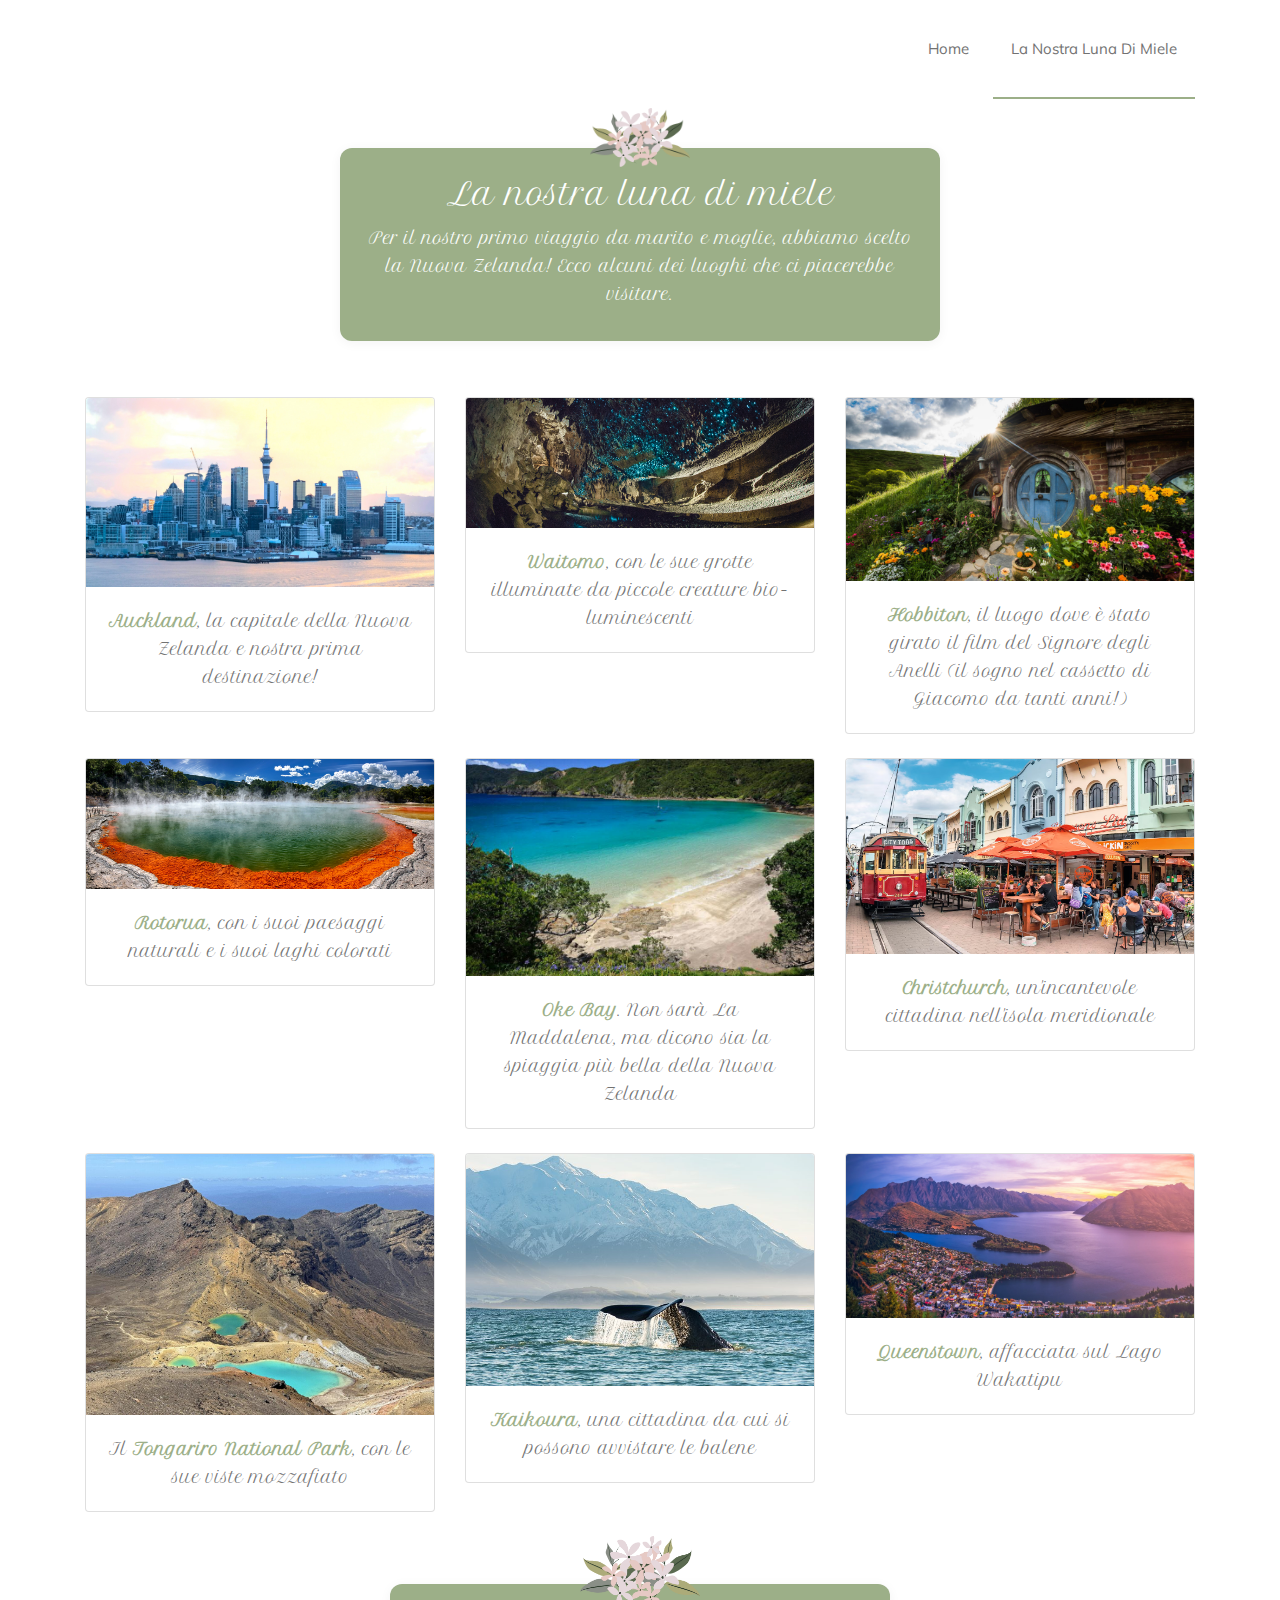
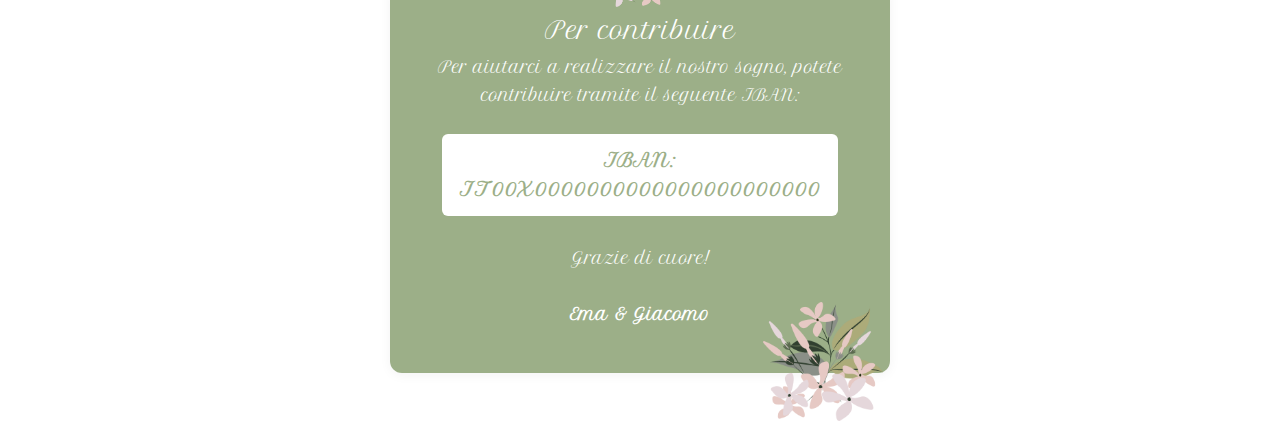
<file: honeymoon.html>
<!doctype html>
<html class="no-js" lang="zxx">
<head>
    <meta charset="utf-8">
    <meta http-equiv="x-ua-compatible" content="ie=edge">
    <title>La nostra luna di miele</title>
    <meta name="description" content="">
    <meta name="viewport" content="width=device-width, initial-scale=1">
    <link rel="stylesheet" href="css/bootstrap.min.css">
    <link rel="stylesheet" href="css/owl.carousel.min.css">
    <link rel="stylesheet" href="css/magnific-popup.css">
    <link rel="stylesheet" href="css/font-awesome.min.css">
    <link rel="stylesheet" href="css/themify-icons.css">
    <link rel="stylesheet" href="css/nice-select.css">
    <link rel="stylesheet" href="css/flaticon.css">
    <link rel="stylesheet" href="css/gijgo.css">
    <link rel="stylesheet" href="css/slicknav.css">
    <link rel="stylesheet" href="css/style.css">
    <!-- <link rel="stylesheet" href="css/responsive.css"> -->
    <link rel="shortcut icon" type="image/x-icon" href="img/favicon.png">

    <style>
        /* Enhanced Mobile Menu Styles */
        @media (max-width: 991px) {
            .slicknav_menu {
                background: transparent !important;
                padding: 0 !important;
                margin: 15px 0 !important;
            }
            
            .slicknav_btn {
                background-color: #9CAF88 !important;
                padding: 12px 15px !important;
                margin: 0 !important;
                border-radius: 8px !important;
                box-shadow: 0 2px 8px rgba(0,0,0,0.15) !important;
                position: relative !important;
                cursor: pointer !important;
            }
            
            .slicknav_icon-bar {
                background-color: #fff !important;
                height: 3px !important;
                border-radius: 2px !important;
                display: block !important;
                width: 25px !important;
                margin: 5px 0 !important;
            }
            
            .slicknav_nav {
                background: #fff !important;
                margin-top: 10px !important;
                border-radius: 8px !important;
                box-shadow: 0 4px 12px rgba(0,0,0,0.15) !important;
                padding: 10px 0 !important;
            }
            
            .slicknav_nav a {
                padding: 12px 20px !important;
                margin: 2px 0 !important;
                font-size: 16px !important;
                color: #333 !important;
                text-transform: capitalize !important;
            }
            
            .slicknav_nav a:hover {
                background: #f5f5f5 !important;
                color: #9CAF88 !important;
            }
            
            .slicknav_nav .slicknav_arrow {
                float: right !important;
                color: #9CAF88 !important;
            }
            
            /* Make header background solid on mobile */
            .header-area {
                background: #fff !important;
                box-shadow: 0 2px 8px rgba(0,0,0,0.1) !important;
            }
            
            /* Ensure menu container is visible */
            .mobile_menu {
                display: block !important;
                text-align: right !important;
                padding: 10px 15px !important;
            }
        }
        
        /* Fix IBAN overflow on mobile */
        .iban-box {
            background: #fff;
            color: #9CAF88;
            border-radius: 6px;
            padding: 12px 18px;
            display: inline-block;
            font-size: 1.2em;
            margin: 12px 0;
            font-weight: bold;
            letter-spacing: 1px;
            word-break: break-all;
            max-width: 100%;
        }
        
        @media (max-width: 576px) {
            .iban-box {
                font-size: 0.9em;
                padding: 10px 12px;
                letter-spacing: 0.5px;
            }
        }
    </style>

</head>
<body>
    <header>
        <div class="header-area ">
            <div id="sticky-header" class="main-header-area">
                <div class="container">
                    <div class="row align-items-center">
                        <div class="col-xl-3 col-lg-3">
                        </div>
                        <div class="col-xl-9 col-lg-9">
                            <div class="main-menu  d-none d-lg-block">
                                <nav>
                                    <ul id="navigation">
                                        <li><a href="index.html">home</a></li>
                                        <li><a class="active" href="honeymoon.html">La nostra luna di miele</a></li>
                                    </ul>
                                </nav>
                            </div>
                        </div>
                        <div class="col-12">
                            <div class="mobile_menu d-block d-lg-none"></div>
                        </div>
                    </div>
                </div>
            </div>
        </div>
    </header>
    <div class="container mt-5">
        <div class="row">
            <div class="col-xl-12 d-flex justify-content-center" style="position: relative; margin-bottom: 32px;">
                <!-- Flower Top Decoration -->
                <img src="img/appointment/flower-top.png" alt="" style="position: absolute; top: -40px; left: 50%; transform: translateX(-50%); width: 100px; z-index: 2;">
                <div style="background: #9CAF88; border-radius: 12px; padding: 28px 18px 20px 18px; max-width: 600px; width: 100%; box-shadow: 0 2px 12px rgba(0,0,0,0.05); color: #fff; text-align: center; position: relative; z-index: 1;">
                    <h2 style="color: #fff; margin-bottom: 12px;">La nostra luna di miele</h2>
                    <p style="color: #fff;">Per il nostro primo viaggio da marito e moglie, abbiamo scelto la Nuova Zelanda! Ecco alcuni dei luoghi che ci piacerebbe visitare.</p>
                </div>
            </div>
        </div>
        <!-- Gallery Section -->
        <div class="row mt-4">
            <!-- Gallery Item 1 -->
            <div class="col-md-4 mb-4">
                <div class="card">
                    <img src="img/Honeymoon/auckland.png" class="card-img-top" alt="Photo 1">
                    <div class="card-body text-center">
                        <p class="card-text"><b style="color: #9CAF88">Auckland</b>, la capitale della Nuova Zelanda e nostra prima destinazione!</p>
                    </div>
                </div>
            </div>
            <!-- Gallery Item 2 -->
            <div class="col-md-4 mb-4">
                <div class="card">
                    <img src="img/Honeymoon/waitomo.jpg" class="card-img-top" alt="Photo 2">
                    <div class="card-body text-center">
                        <p class="card-text"><b style="color: #9CAF88">Waitomo</b>, con le sue grotte illuminate da piccole creature bio-luminescenti</p>
                    </div>
                </div>
            </div>
            <!-- Gallery Item 3 -->
            <div class="col-md-4 mb-4">
                <div class="card">
                    <img src="img/Honeymoon/hobbiton.png" class="card-img-top" alt="Photo 3">
                    <div class="card-body text-center">
                        <p class="card-text"><b style="color: #9CAF88">Hobbiton</b>, il luogo dove è stato girato il film del Signore degli Anelli (il sogno nel cassetto di Giacomo da tanti anni!)</p>
                    </div>
                </div>
            </div>
            <!-- Gallery Item 4 -->
            <div class="col-md-4 mb-4">
                <div class="card">
                    <img src="img/Honeymoon/rotorua.png" class="card-img-top" alt="Photo 4">
                    <div class="card-body text-center">
                        <p class="card-text"><b style="color: #9CAF88">Rotorua</b>, con i suoi paesaggi naturali e i suoi laghi colorati</p>
                    </div>
                </div>
            </div>
            <!-- Gallery Item 5 -->
            <div class="col-md-4 mb-4">
                <div class="card">
                    <img src="img/Honeymoon/oke-bay.png" class="card-img-top" alt="Photo 5">
                    <div class="card-body text-center">
                        <p class="card-text"><b style="color: #9CAF88">Oke Bay</b>. Non sarà La Maddalena, ma dicono sia la spiaggia più bella della Nuova Zelanda</p>
                    </div>
                </div>
            </div>
            <!-- Gallery Item 6 -->
            <div class="col-md-4 mb-4">
                <div class="card">
                    <img src="img/Honeymoon/christchurch.png" class="card-img-top" alt="Photo 6">
                    <div class="card-body text-center">
                        <p class="card-text"><b style="color: #9CAF88">Christchurch</b>, un'incantevole cittadina nell'isola meridionale</p>
                    </div>
                </div>
            </div>
            <!-- Gallery Item 7 -->
            <div class="col-md-4 mb-4">
                <div class="card">
                    <img src="img/Honeymoon/tongariro.png" class="card-img-top" alt="Photo 7">
                    <div class="card-body text-center">
                        <p class="card-text">Il <b style="color: #9CAF88">Tongariro National Park</b>, con le sue viste mozzafiato</p>
                    </div>
                </div>
            </div>
            <!-- Gallery Item 8 -->
            <div class="col-md-4 mb-4">
                <div class="card">
                    <img src="img/Honeymoon/kaikoura.png" class="card-img-top" alt="Photo 8">
                    <div class="card-body text-center">
                        <p class="card-text"><b style="color: #9CAF88">Kaikoura</b>, una cittadina da cui si possono avvistare le balene</p>
                    </div>
                </div>
            </div>
            <!-- Gallery Item 9 -->
            <div class="col-md-4 mb-4">
                <div class="card">
                    <img src="img/Honeymoon/queenstown.png" class="card-img-top" alt="Photo 9">
                    <div class="card-body text-center">
                        <p class="card-text"><b style="color: #9CAF88">Queenstown</b>, affacciata sul Lago Wakatipu</p>
                    </div>
                </div>
            </div>
        </div>
        <!-- IBAN Section -->
        <div class="row mt-5">
            <div class="col-xl-12 d-flex justify-content-center" style="margin-bottom: 60px; position: relative;">
                <!-- Flower Top Decoration -->
                <img src="img/appointment/flower-top.png" alt="" style="position: absolute; top: -48px; left: 50%; transform: translateX(-50%); width: 120px; z-index: 2;">
                <div style="background: #9CAF88; border-radius: 12px; padding: 32px 24px; max-width: 500px; width: 100%; box-shadow: 0 2px 12px rgba(0,0,0,0.05); color: #fff; text-align: center; position: relative; z-index: 1;">
                    <h3 style="color: #fff;">Per contribuire</h3>
                    <p style="color: #fff;">Per aiutarci a realizzare il nostro sogno, potete contribuire tramite il seguente IBAN:</p>
                    <div class="iban-box">
                        IBAN: <br> IT00X0000000000000000000000
                    </div>
                    <p class="mt-3" style="color: #fff;">Grazie di cuore! <br> <br> <b style="color: #fff;">Ema & Giacomo</b></p>
                </div>
                <!-- Flower Bottom Decoration (moved right) -->
                <img src="img/appointment/flower-bottom.png" alt="" style="position: absolute; bottom: -48px; left: 65%; transform: translateX(-40%); width: 120px; z-index: 2;">
            </div>
        </div>
    </div>

    <!-- JS here -->
    <script src="js/vendor/modernizr-3.5.0.min.js"></script>
    <script src="js/vendor/jquery-1.12.4.min.js"></script>
    <script src="js/popper.min.js"></script>
    <script src="js/bootstrap.min.js"></script>
    <script src="js/owl.carousel.min.js"></script>
    <script src="js/isotope.pkgd.min.js"></script>
    <script src="js/ajax-form.js"></script>
    <script src="js/waypoints.min.js"></script>
    <script src="js/jquery.counterup.min.js"></script>
    <script src="js/imagesloaded.pkgd.min.js"></script>
    <script src="js/scrollIt.js"></script>
    <script src="js/jquery.scrollUp.min.js"></script>
    <script src="js/wow.min.js"></script>
    <script src="js/nice-select.min.js"></script>
    <script src="js/gijgo.min.js"></script>
    <script src="js/jquery.slicknav.min.js"></script>
    <script src="js/jquery.magnific-popup.min.js"></script>
    <script src="js/plugins.js"></script>
    <script src="js/contact.js"></script>
    <script src="js/jquery.ajaxchimp.min.js"></script>
    <script src="js/jquery.form.js"></script>
    <script src="js/jquery.validate.min.js"></script>
    <script src="js/mail-script.js"></script>
    <script src="js/main.js"></script>
</body>
</html>
</file>
<file: css/themify-icons.css>
@font-face {
	font-family: 'themify';
	src:url('../fonts/themify.eot?-fvbane');
	src:url('../fonts/themify.eot?#iefix-fvbane') format('embedded-opentype'),
		url('../fonts/themify.woff?-fvbane') format('woff'),
		url('../fonts/themify.ttf?-fvbane') format('truetype'),
		url('../fonts/themify.svg?-fvbane#themify') format('svg');
	font-weight: normal;
	font-style: normal;
}

[class^="ti-"], [class*=" ti-"] {
	font-family: 'themify';
	/* speak: none; */
	font-style: normal;
	font-weight: normal;
	font-variant: normal;
	text-transform: none;
	line-height: 1;

	/* Better Font Rendering =========== */
	-webkit-font-smoothing: antialiased;
	-moz-osx-font-smoothing: grayscale;
}

.ti-wand:before {
	content: "\e600";
}
.ti-volume:before {
	content: "\e601";
}
.ti-user:before {
	content: "\e602";
}
.ti-unlock:before {
	content: "\e603";
}
.ti-unlink:before {
	content: "\e604";
}
.ti-trash:before {
	content: "\e605";
}
.ti-thought:before {
	content: "\e606";
}
.ti-target:before {
	content: "\e607";
}
.ti-tag:before {
	content: "\e608";
}
.ti-tablet:before {
	content: "\e609";
}
.ti-star:before {
	content: "\e60a";
}
.ti-spray:before {
	content: "\e60b";
}
.ti-signal:before {
	content: "\e60c";
}
.ti-shopping-cart:before {
	content: "\e60d";
}
.ti-shopping-cart-full:before {
	content: "\e60e";
}
.ti-settings:before {
	content: "\e60f";
}
.ti-search:before {
	content: "\e610";
}
.ti-zoom-in:before {
	content: "\e611";
}
.ti-zoom-out:before {
	content: "\e612";
}
.ti-cut:before {
	content: "\e613";
}
.ti-ruler:before {
	content: "\e614";
}
.ti-ruler-pencil:before {
	content: "\e615";
}
.ti-ruler-alt:before {
	content: "\e616";
}
.ti-bookmark:before {
	content: "\e617";
}
.ti-bookmark-alt:before {
	content: "\e618";
}
.ti-reload:before {
	content: "\e619";
}
.ti-plus:before {
	content: "\e61a";
}
.ti-pin:before {
	content: "\e61b";
}
.ti-pencil:before {
	content: "\e61c";
}
.ti-pencil-alt:before {
	content: "\e61d";
}
.ti-paint-roller:before {
	content: "\e61e";
}
.ti-paint-bucket:before {
	content: "\e61f";
}
.ti-na:before {
	content: "\e620";
}
.ti-mobile:before {
	content: "\e621";
}
.ti-minus:before {
	content: "\e622";
}
.ti-medall:before {
	content: "\e623";
}
.ti-medall-alt:before {
	content: "\e624";
}
.ti-marker:before {
	content: "\e625";
}
.ti-marker-alt:before {
	content: "\e626";
}
.ti-arrow-up:before {
	content: "\e627";
}
.ti-arrow-right:before {
	content: "\e628";
}
.ti-arrow-left:before {
	content: "\e629";
}
.ti-arrow-down:before {
	content: "\e62a";
}
.ti-lock:before {
	content: "\e62b";
}
.ti-location-arrow:before {
	content: "\e62c";
}
.ti-link:before {
	content: "\e62d";
}
.ti-layout:before {
	content: "\e62e";
}
.ti-layers:before {
	content: "\e62f";
}
.ti-layers-alt:before {
	content: "\e630";
}
.ti-key:before {
	content: "\e631";
}
.ti-import:before {
	content: "\e632";
}
.ti-image:before {
	content: "\e633";
}
.ti-heart:before {
	content: "\e634";
}
.ti-heart-broken:before {
	content: "\e635";
}
.ti-hand-stop:before {
	content: "\e636";
}
.ti-hand-open:before {
	content: "\e637";
}
.ti-hand-drag:before {
	content: "\e638";
}
.ti-folder:before {
	content: "\e639";
}
.ti-flag:before {
	content: "\e63a";
}
.ti-flag-alt:before {
	content: "\e63b";
}
.ti-flag-alt-2:before {
	content: "\e63c";
}
.ti-eye:before {
	content: "\e63d";
}
.ti-export:before {
	content: "\e63e";
}
.ti-exchange-vertical:before {
	content: "\e63f";
}
.ti-desktop:before {
	content: "\e640";
}
.ti-cup:before {
	content: "\e641";
}
.ti-crown:before {
	content: "\e642";
}
.ti-comments:before {
	content: "\e643";
}
.ti-comment:before {
	content: "\e644";
}
.ti-comment-alt:before {
	content: "\e645";
}
.ti-close:before {
	content: "\e646";
}
.ti-clip:before {
	content: "\e647";
}
.ti-angle-up:before {
	content: "\e648";
}
.ti-angle-right:before {
	content: "\e649";
}
.ti-angle-left:before {
	content: "\e64a";
}
.ti-angle-down:before {
	content: "\e64b";
}
.ti-check:before {
	content: "\e64c";
}
.ti-check-box:before {
	content: "\e64d";
}
.ti-camera:before {
	content: "\e64e";
}
.ti-announcement:before {
	content: "\e64f";
}
.ti-brush:before {
	content: "\e650";
}
.ti-briefcase:before {
	content: "\e651";
}
.ti-bolt:before {
	content: "\e652";
}
.ti-bolt-alt:before {
	content: "\e653";
}
.ti-blackboard:before {
	content: "\e654";
}
.ti-bag:before {
	content: "\e655";
}
.ti-move:before {
	content: "\e656";
}
.ti-arrows-vertical:before {
	content: "\e657";
}
.ti-arrows-horizontal:before {
	content: "\e658";
}
.ti-fullscreen:before {
	content: "\e659";
}
.ti-arrow-top-right:before {
	content: "\e65a";
}
.ti-arrow-top-left:before {
	content: "\e65b";
}
.ti-arrow-circle-up:before {
	content: "\e65c";
}
.ti-arrow-circle-right:before {
	content: "\e65d";
}
.ti-arrow-circle-left:before {
	content: "\e65e";
}
.ti-arrow-circle-down:before {
	content: "\e65f";
}
.ti-angle-double-up:before {
	content: "\e660";
}
.ti-angle-double-right:before {
	content: "\e661";
}
.ti-angle-double-left:before {
	content: "\e662";
}
.ti-angle-double-down:before {
	content: "\e663";
}
.ti-zip:before {
	content: "\e664";
}
.ti-world:before {
	content: "\e665";
}
.ti-wheelchair:before {
	content: "\e666";
}
.ti-view-list:before {
	content: "\e667";
}
.ti-view-list-alt:before {
	content: "\e668";
}
.ti-view-grid:before {
	content: "\e669";
}
.ti-uppercase:before {
	content: "\e66a";
}
.ti-upload:before {
	content: "\e66b";
}
.ti-underline:before {
	content: "\e66c";
}
.ti-truck:before {
	content: "\e66d";
}
.ti-timer:before {
	content: "\e66e";
}
.ti-ticket:before {
	content: "\e66f";
}
.ti-thumb-up:before {
	content: "\e670";
}
.ti-thumb-down:before {
	content: "\e671";
}
.ti-text:before {
	content: "\e672";
}
.ti-stats-up:before {
	content: "\e673";
}
.ti-stats-down:before {
	content: "\e674";
}
.ti-split-v:before {
	content: "\e675";
}
.ti-split-h:before {
	content: "\e676";
}
.ti-smallcap:before {
	content: "\e677";
}
.ti-shine:before {
	content: "\e678";
}
.ti-shift-right:before {
	content: "\e679";
}
.ti-shift-left:before {
	content: "\e67a";
}
.ti-shield:before {
	content: "\e67b";
}
.ti-notepad:before {
	content: "\e67c";
}
.ti-server:before {
	content: "\e67d";
}
.ti-quote-right:before {
	content: "\e67e";
}
.ti-quote-left:before {
	content: "\e67f";
}
.ti-pulse:before {
	content: "\e680";
}
.ti-printer:before {
	content: "\e681";
}
.ti-power-off:before {
	content: "\e682";
}
.ti-plug:before {
	content: "\e683";
}
.ti-pie-chart:before {
	content: "\e684";
}
.ti-paragraph:before {
	content: "\e685";
}
.ti-panel:before {
	content: "\e686";
}
.ti-package:before {
	content: "\e687";
}
.ti-music:before {
	content: "\e688";
}
.ti-music-alt:before {
	content: "\e689";
}
.ti-mouse:before {
	content: "\e68a";
}
.ti-mouse-alt:before {
	content: "\e68b";
}
.ti-money:before {
	content: "\e68c";
}
.ti-microphone:before {
	content: "\e68d";
}
.ti-menu:before {
	content: "\e68e";
}
.ti-menu-alt:before {
	content: "\e68f";
}
.ti-map:before {
	content: "\e690";
}
.ti-map-alt:before {
	content: "\e691";
}
.ti-loop:before {
	content: "\e692";
}
.ti-location-pin:before {
	content: "\e693";
}
.ti-list:before {
	content: "\e694";
}
.ti-light-bulb:before {
	content: "\e695";
}
.ti-Italic:before {
	content: "\e696";
}
.ti-info:before {
	content: "\e697";
}
.ti-infinite:before {
	content: "\e698";
}
.ti-id-badge:before {
	content: "\e699";
}
.ti-hummer:before {
	content: "\e69a";
}
.ti-home:before {
	content: "\e69b";
}
.ti-help:before {
	content: "\e69c";
}
.ti-headphone:before {
	content: "\e69d";
}
.ti-harddrives:before {
	content: "\e69e";
}
.ti-harddrive:before {
	content: "\e69f";
}
.ti-gift:before {
	content: "\e6a0";
}
.ti-game:before {
	content: "\e6a1";
}
.ti-filter:before {
	content: "\e6a2";
}
.ti-files:before {
	content: "\e6a3";
}
.ti-file:before {
	content: "\e6a4";
}
.ti-eraser:before {
	content: "\e6a5";
}
.ti-envelope:before {
	content: "\e6a6";
}
.ti-download:before {
	content: "\e6a7";
}
.ti-direction:before {
	content: "\e6a8";
}
.ti-direction-alt:before {
	content: "\e6a9";
}
.ti-dashboard:before {
	content: "\e6aa";
}
.ti-control-stop:before {
	content: "\e6ab";
}
.ti-control-shuffle:before {
	content: "\e6ac";
}
.ti-control-play:before {
	content: "\e6ad";
}
.ti-control-pause:before {
	content: "\e6ae";
}
.ti-control-forward:before {
	content: "\e6af";
}
.ti-control-backward:before {
	content: "\e6b0";
}
.ti-cloud:before {
	content: "\e6b1";
}
.ti-cloud-up:before {
	content: "\e6b2";
}
.ti-cloud-down:before {
	content: "\e6b3";
}
.ti-clipboard:before {
	content: "\e6b4";
}
.ti-car:before {
	content: "\e6b5";
}
.ti-calendar:before {
	content: "\e6b6";
}
.ti-book:before {
	content: "\e6b7";
}
.ti-bell:before {
	content: "\e6b8";
}
.ti-basketball:before {
	content: "\e6b9";
}
.ti-bar-chart:before {
	content: "\e6ba";
}
.ti-bar-chart-alt:before {
	content: "\e6bb";
}
.ti-back-right:before {
	content: "\e6bc";
}
.ti-back-left:before {
	content: "\e6bd";
}
.ti-arrows-corner:before {
	content: "\e6be";
}
.ti-archive:before {
	content: "\e6bf";
}
.ti-anchor:before {
	content: "\e6c0";
}
.ti-align-right:before {
	content: "\e6c1";
}
.ti-align-left:before {
	content: "\e6c2";
}
.ti-align-justify:before {
	content: "\e6c3";
}
.ti-align-center:before {
	content: "\e6c4";
}
.ti-alert:before {
	content: "\e6c5";
}
.ti-alarm-clock:before {
	content: "\e6c6";
}
.ti-agenda:before {
	content: "\e6c7";
}
.ti-write:before {
	content: "\e6c8";
}
.ti-window:before {
	content: "\e6c9";
}
.ti-widgetized:before {
	content: "\e6ca";
}
.ti-widget:before {
	content: "\e6cb";
}
.ti-widget-alt:before {
	content: "\e6cc";
}
.ti-wallet:before {
	content: "\e6cd";
}
.ti-video-clapper:before {
	content: "\e6ce";
}
.ti-video-camera:before {
	content: "\e6cf";
}
.ti-vector:before {
	content: "\e6d0";
}
.ti-themify-logo:before {
	content: "\e6d1";
}
.ti-themify-favicon:before {
	content: "\e6d2";
}
.ti-themify-favicon-alt:before {
	content: "\e6d3";
}
.ti-support:before {
	content: "\e6d4";
}
.ti-stamp:before {
	content: "\e6d5";
}
.ti-split-v-alt:before {
	content: "\e6d6";
}
.ti-slice:before {
	content: "\e6d7";
}
.ti-shortcode:before {
	content: "\e6d8";
}
.ti-shift-right-alt:before {
	content: "\e6d9";
}
.ti-shift-left-alt:before {
	content: "\e6da";
}
.ti-ruler-alt-2:before {
	content: "\e6db";
}
.ti-receipt:before {
	content: "\e6dc";
}
.ti-pin2:before {
	content: "\e6dd";
}
.ti-pin-alt:before {
	content: "\e6de";
}
.ti-pencil-alt2:before {
	content: "\e6df";
}
.ti-palette:before {
	content: "\e6e0";
}
.ti-more:before {
	content: "\e6e1";
}
.ti-more-alt:before {
	content: "\e6e2";
}
.ti-microphone-alt:before {
	content: "\e6e3";
}
.ti-magnet:before {
	content: "\e6e4";
}
.ti-line-double:before {
	content: "\e6e5";
}
.ti-line-dotted:before {
	content: "\e6e6";
}
.ti-line-dashed:before {
	content: "\e6e7";
}
.ti-layout-width-full:before {
	content: "\e6e8";
}
.ti-layout-width-default:before {
	content: "\e6e9";
}
.ti-layout-width-default-alt:before {
	content: "\e6ea";
}
.ti-layout-tab:before {
	content: "\e6eb";
}
.ti-layout-tab-window:before {
	content: "\e6ec";
}
.ti-layout-tab-v:before {
	content: "\e6ed";
}
.ti-layout-tab-min:before {
	content: "\e6ee";
}
.ti-layout-slider:before {
	content: "\e6ef";
}
.ti-layout-slider-alt:before {
	content: "\e6f0";
}
.ti-layout-sidebar-right:before {
	content: "\e6f1";
}
.ti-layout-sidebar-none:before {
	content: "\e6f2";
}
.ti-layout-sidebar-left:before {
	content: "\e6f3";
}
.ti-layout-placeholder:before {
	content: "\e6f4";
}
.ti-layout-menu:before {
	content: "\e6f5";
}
.ti-layout-menu-v:before {
	content: "\e6f6";
}
.ti-layout-menu-separated:before {
	content: "\e6f7";
}
.ti-layout-menu-full:before {
	content: "\e6f8";
}
.ti-layout-media-right-alt:before {
	content: "\e6f9";
}
.ti-layout-media-right:before {
	content: "\e6fa";
}
.ti-layout-media-overlay:before {
	content: "\e6fb";
}
.ti-layout-media-overlay-alt:before {
	content: "\e6fc";
}
.ti-layout-media-overlay-alt-2:before {
	content: "\e6fd";
}
.ti-layout-media-left-alt:before {
	content: "\e6fe";
}
.ti-layout-media-left:before {
	content: "\e6ff";
}
.ti-layout-media-center-alt:before {
	content: "\e700";
}
.ti-layout-media-center:before {
	content: "\e701";
}
.ti-layout-list-thumb:before {
	content: "\e702";
}
.ti-layout-list-thumb-alt:before {
	content: "\e703";
}
.ti-layout-list-post:before {
	content: "\e704";
}
.ti-layout-list-large-image:before {
	content: "\e705";
}
.ti-layout-line-solid:before {
	content: "\e706";
}
.ti-layout-grid4:before {
	content: "\e707";
}
.ti-layout-grid3:before {
	content: "\e708";
}
.ti-layout-grid2:before {
	content: "\e709";
}
.ti-layout-grid2-thumb:before {
	content: "\e70a";
}
.ti-layout-cta-right:before {
	content: "\e70b";
}
.ti-layout-cta-left:before {
	content: "\e70c";
}
.ti-layout-cta-center:before {
	content: "\e70d";
}
.ti-layout-cta-btn-right:before {
	content: "\e70e";
}
.ti-layout-cta-btn-left:before {
	content: "\e70f";
}
.ti-layout-column4:before {
	content: "\e710";
}
.ti-layout-column3:before {
	content: "\e711";
}
.ti-layout-column2:before {
	content: "\e712";
}
.ti-layout-accordion-separated:before {
	content: "\e713";
}
.ti-layout-accordion-merged:before {
	content: "\e714";
}
.ti-layout-accordion-list:before {
	content: "\e715";
}
.ti-ink-pen:before {
	content: "\e716";
}
.ti-info-alt:before {
	content: "\e717";
}
.ti-help-alt:before {
	content: "\e718";
}
.ti-headphone-alt:before {
	content: "\e719";
}
.ti-hand-point-up:before {
	content: "\e71a";
}
.ti-hand-point-right:before {
	content: "\e71b";
}
.ti-hand-point-left:before {
	content: "\e71c";
}
.ti-hand-point-down:before {
	content: "\e71d";
}
.ti-gallery:before {
	content: "\e71e";
}
.ti-face-smile:before {
	content: "\e71f";
}
.ti-face-sad:before {
	content: "\e720";
}
.ti-credit-card:before {
	content: "\e721";
}
.ti-control-skip-forward:before {
	content: "\e722";
}
.ti-control-skip-backward:before {
	content: "\e723";
}
.ti-control-record:before {
	content: "\e724";
}
.ti-control-eject:before {
	content: "\e725";
}
.ti-comments-smiley:before {
	content: "\e726";
}
.ti-brush-alt:before {
	content: "\e727";
}
.ti-youtube:before {
	content: "\e728";
}
.ti-vimeo:before {
	content: "\e729";
}
.ti-twitter:before {
	content: "\e72a";
}
.ti-time:before {
	content: "\e72b";
}
.ti-tumblr:before {
	content: "\e72c";
}
.ti-skype:before {
	content: "\e72d";
}
.ti-share:before {
	content: "\e72e";
}
.ti-share-alt:before {
	content: "\e72f";
}
.ti-rocket:before {
	content: "\e730";
}
.ti-pinterest:before {
	content: "\e731";
}
.ti-new-window:before {
	content: "\e732";
}
.ti-microsoft:before {
	content: "\e733";
}
.ti-list-ol:before {
	content: "\e734";
}
.ti-linkedin:before {
	content: "\e735";
}
.ti-layout-sidebar-2:before {
	content: "\e736";
}
.ti-layout-grid4-alt:before {
	content: "\e737";
}
.ti-layout-grid3-alt:before {
	content: "\e738";
}
.ti-layout-grid2-alt:before {
	content: "\e739";
}
.ti-layout-column4-alt:before {
	content: "\e73a";
}
.ti-layout-column3-alt:before {
	content: "\e73b";
}
.ti-layout-column2-alt:before {
	content: "\e73c";
}
.ti-instagram:before {
	content: "\e73d";
}
.ti-google:before {
	content: "\e73e";
}
.ti-github:before {
	content: "\e73f";
}
.ti-flickr:before {
	content: "\e740";
}
.ti-facebook:before {
	content: "\e741";
}
.ti-dropbox:before {
	content: "\e742";
}
.ti-dribbble:before {
	content: "\e743";
}
.ti-apple:before {
	content: "\e744";
}
.ti-android:before {
	content: "\e745";
}
.ti-save:before {
	content: "\e746";
}
.ti-save-alt:before {
	content: "\e747";
}
.ti-yahoo:before {
	content: "\e748";
}
.ti-wordpress:before {
	content: "\e749";
}
.ti-vimeo-alt:before {
	content: "\e74a";
}
.ti-twitter-alt:before {
	content: "\e74b";
}
.ti-tumblr-alt:before {
	content: "\e74c";
}
.ti-trello:before {
	content: "\e74d";
}
.ti-stack-overflow:before {
	content: "\e74e";
}
.ti-soundcloud:before {
	content: "\e74f";
}
.ti-sharethis:before {
	content: "\e750";
}
.ti-sharethis-alt:before {
	content: "\e751";
}
.ti-reddit:before {
	content: "\e752";
}
.ti-pinterest-alt:before {
	content: "\e753";
}
.ti-microsoft-alt:before {
	content: "\e754";
}
.ti-linux:before {
	content: "\e755";
}
.ti-jsfiddle:before {
	content: "\e756";
}
.ti-joomla:before {
	content: "\e757";
}
.ti-html5:before {
	content: "\e758";
}
.ti-flickr-alt:before {
	content: "\e759";
}
.ti-email:before {
	content: "\e75a";
}
.ti-drupal:before {
	content: "\e75b";
}
.ti-dropbox-alt:before {
	content: "\e75c";
}
.ti-css3:before {
	content: "\e75d";
}
.ti-rss:before {
	content: "\e75e";
}
.ti-rss-alt:before {
	content: "\e75f";
}
</file>
<file: css/nice-select.css>
.nice-select {
  -webkit-tap-highlight-color: transparent;
  background-color: #fff;
  border-radius: 5px;
  border: solid 1px #e8e8e8;
  box-sizing: border-box;
  clear: both;
  cursor: pointer;
  display: block;
  float: left;
  font-family: inherit;
  font-size: 14px;
  font-weight: normal;
  height: 42px;
  line-height: 40px;
  outline: none;
  padding-left: 18px;
  padding-right: 30px;
  position: relative;
  text-align: left !important;
  -webkit-transition: all 0.2s ease-in-out;
  transition: all 0.2s ease-in-out;
  -webkit-user-select: none;
     -moz-user-select: none;
      -ms-user-select: none;
          user-select: none;
  white-space: nowrap;
  width: auto; }
  .nice-select:hover {
    border-color: #dbdbdb; }
  .nice-select:active, .nice-select.open, .nice-select:focus {
    border-color: #999; }


  .nice-select.disabled {
    border-color: #ededed;
    color: #999;
    pointer-events: none; }
    .nice-select.disabled:after {
      border-color: #cccccc; }
  .nice-select.wide {
    width: 100%; }
    .nice-select.wide .list {
      left: 0 !important;
      right: 0 !important; }
  .nice-select.right {
    float: right; }
    .nice-select.right .list {
      left: auto;
      right: 0; }
  .nice-select.small {
    font-size: 12px;
    height: 36px;
    line-height: 34px; }
    .nice-select.small:after {
      height: 4px;
      width: 4px; }
    .nice-select.small .option {
      line-height: 34px;
      min-height: 34px; }
  .nice-select .list {
    background-color: #fff;
    border-radius: 5px;
    box-shadow: 0 0 0 1px rgba(68, 68, 68, 0.11);
    box-sizing: border-box;
    margin-top: 4px;
    opacity: 0;
    overflow: hidden;
    padding: 0;
    pointer-events: none;
    position: absolute;
    top: 100%;
    left: 0;
    -webkit-transform-origin: 50% 0;
        -ms-transform-origin: 50% 0;
            transform-origin: 50% 0;
    -webkit-transform: scale(0.75) translateY(-21px);
        -ms-transform: scale(0.75) translateY(-21px);
            transform: scale(0.75) translateY(-21px);
    -webkit-transition: all 0.2s cubic-bezier(0.5, 0, 0, 1.25), opacity 0.15s ease-out;
    transition: all 0.2s cubic-bezier(0.5, 0, 0, 1.25), opacity 0.15s ease-out;
    z-index: 9; }
    .nice-select .list:hover .option:not(:hover) {
      background-color: transparent !important; }
  .nice-select .option {
    cursor: pointer;
    font-weight: 400;
    line-height: 40px;
    list-style: none;
    min-height: 40px;
    outline: none;
    padding-left: 18px;
    padding-right: 29px;
    text-align: left;
    -webkit-transition: all 0.2s;
    transition: all 0.2s; }
    .nice-select .option:hover, .nice-select .option.focus, .nice-select .option.selected.focus {
      background-color: #f6f6f6; }
    .nice-select .option.selected {
      font-weight: bold; }
    .nice-select .option.disabled {
      background-color: transparent;
      color: #999;
      cursor: default; }

.no-csspointerevents .nice-select .list {
  display: none; }

.no-csspointerevents .nice-select.open .list {
  display: block; }





  /* ,,,,,,,,,,,,,,,, */


  .nice-select:after {
    content: "\e64b";
    display: block;
    height: 5px;
    margin-top: -5px;
    pointer-events: none;
    position: absolute;
    right: 30px;
    top: 8px;
    transition: all 0.15s ease-in-out;
    width: 5px;
    font-family: 'themify';
    color: #ddd; }

    .nice-select.open:after {
 }
    .nice-select.open .list {
      opacity: 1;
      pointer-events: auto;
      -webkit-transform: scale(1) translateY(0);
          -ms-transform: scale(1) translateY(0);
              transform: scale(1) translateY(0); }
</file>
<file: css/flaticon.css>
/*
  	Flaticon icon font: Flaticon
  	Creation date: 26/09/2019 05:40
  	*/

@font-face {
  font-family: "Flaticon";
  src: url("../fonts/Flaticon.eot");
  src: url("../fonts/Flaticon.eot?#iefix") format("embedded-opentype"),
       url("../fonts/Flaticon.woff2") format("woff2"),
       url("../fonts/Flaticon.woff") format("woff"),
       url("../fonts/Flaticon.ttf") format("truetype"),
       url("../fonts/Flaticon.svg#Flaticon") format("svg");
  font-weight: normal;
  font-style: normal;
}

@media screen and (-webkit-min-device-pixel-ratio:0) {
  @font-face {
    font-family: "Flaticon";
    src: url("../fonts/Flaticon.svg#Flaticon") format("svg");
  }
}

[class^="flaticon-"]:before, [class*=" flaticon-"]:before,
[class^="flaticon-"]:after, [class*=" flaticon-"]:after {   
  font-family: Flaticon;
font-style: normal;
}

.flaticon-case:before { content: "\f100"; }
.flaticon-courthouse:before { content: "\f101"; }
.flaticon-judge:before { content: "\f102"; }
.flaticon-jury:before { content: "\f103"; }
.flaticon-balance:before { content: "\f104"; }
.flaticon-straight-quotes:before { content: "\f105"; }
</file>
<file: css/gijgo.css>
.gj-button {
    background-color: #f5f5f5;
    border: 1px solid #ddd;
    color: #000;
    border-radius: 3px;
    padding: 6px 10px;
    cursor: pointer;
}

.gj-unselectable {
    -webkit-touch-callout: none;
    -webkit-user-select: none;
    -khtml-user-select: none;
    -moz-user-select: none;
    -ms-user-select: none;
    user-select: none;
}

.gj-row {
    display: -webkit-box;
    display: -ms-flexbox;
    display: flex;
    -ms-flex-wrap: wrap;
    flex-wrap: wrap;
}

.gj-margin-left-5 {
    margin-left: 5px;
}

.gj-margin-left-10 {
    margin-left: 10px;
}

.gj-width-full {
    width: 100%;
}

.gj-cursor-pointer {
    cursor: pointer;
}

.gj-text-align-center {
    text-align: center;
}

.gj-font-size-16 {
    font-size: 16px;
}

.gj-hidden {
    display: none;
}

/** Material Design */
.gj-button-md {
    background: 0 0;
    border: none;
    border-radius: 2px;
    color: rgba(0, 0, 0, 0.87);
    position: relative;
    height: 36px;
    margin: 0;
    min-width: 64px;
    padding: 0 16px;
    display: inline-block;
    font-family: "Roboto","Helvetica","Arial",sans-serif;
    font-size: 1rem;
    font-weight: 500;
    text-transform: uppercase;
    letter-spacing: 0;
    overflow: hidden;
    will-change: box-shadow;
    transition: box-shadow .2s cubic-bezier(.4,0,1,1),background-color .2s cubic-bezier(.4,0,.2,1),color .2s cubic-bezier(.4,0,.2,1);
    outline: none;
    cursor: pointer;
    text-decoration: none;
    text-align: center;
    line-height: 36px;
    vertical-align: middle;
    overflow: hidden;
    -webkit-user-select: none;
    -moz-user-select: none;
    -ms-user-select: none;
    user-select: none;
}

.gj-button-md:hover {
    background-color: rgba(158,158,158,.2);
}

.gj-button-md:disabled {
    color: rgba(0,0,0,.26);
    background: 0 0;
}

.gj-button-md .material-icons,
.gj-button-md .gj-icon {
    vertical-align: middle;
    /*font-size: 1.3rem;
    margin-right: 4px;*/
}

.gj-button-md.gj-button-md-icon {
    width: 24px;
    height: 31px;
    min-width: 24px;
    padding: 0px;
    display: table;
}

.gj-button-md.gj-button-md-icon .material-icons,
.gj-button-md.gj-button-md-icon .gj-icon {
    display: table-cell;
    margin-right: 0px;
    width: 24px;
    height: 24px;
}

.gj-button-md.active {
    background-color: rgba(158,158,158,.4);
}

.gj-button-md-group {
    position: relative;
    display: inline-block;
    vertical-align: middle;
}

.gj-textbox-md {
    border: none;
    border-bottom: 1px solid rgba(0,0,0,.42);
    display: block;
    font-family: "Helvetica","Arial",sans-serif;
    font-size: 16px;
    line-height: 16px;
    padding: 4px 0px;
    margin: 0;
    width: 100%;
    background: 0 0;
    text-align: left;
    color: rgba(0,0,0,.87);
}

.gj-textbox-md:focus,
.gj-textbox-md:active {
    border-bottom: 2px solid rgba(0,0,0,.42);
    outline: none;
}

.gj-textbox-md::placeholder {
    color: #8e8e8e;
}

.gj-textbox-md:-ms-input-placeholder {
    color: #8e8e8e;
}

.gj-textbox-md::-ms-input-placeholder {
    color: #8e8e8e;
}

.gj-md-spacer-24 {
    min-width: 24px;
    width: 24px;
    display: inline-block;
}

.gj-md-spacer-32 {
    min-width: 32px;
    width: 32px;
    display: inline-block;
}

.gj-modal {
    position: fixed;
    top: 0;
    right: 0;
    bottom: 0;
    left: 0;
    z-index: 1203;
    display: none;
    overflow: hidden;
    -webkit-overflow-scrolling: touch;
    outline: 0;
    background-color: rgba(0, 0, 0, 0.54118);
    transition: 200ms ease opacity;
    will-change: opacity;
}

/* List */
ul.gj-list li [data-role="wrapper"] {
    display: table;
    width: 100%;
}

ul.gj-list li [data-role="checkbox"] {
    display: table-cell;
    vertical-align:middle;
    text-align:center;
}

ul.gj-list li [data-role="image"] {
    display: table-cell;
    vertical-align:middle;
    text-align:center;
}

ul.gj-list li [data-role="display"] {
    display: table-cell;
    vertical-align:middle;
    cursor: pointer;
}

ul.gj-list li [data-role="display"]:empty:before {
  content: "\200b"; /* unicode zero width space character */
}

/* List - Bootstrap */
ul.gj-list-bootstrap {
    padding-left: 0px;
    margin-bottom: 0px;
}

ul.gj-list-bootstrap li {
    padding: 0px;
}

ul.gj-list-bootstrap li [data-role="wrapper"] {
    padding: 0px 10px;
}

ul.gj-list-bootstrap li [data-role="checkbox"] {
    width: 24px;
    padding: 3px;
}

ul.gj-list-bootstrap li [data-role="image"] {
    width: 24px;
    height: 24px;
}

ul.gj-list-bootstrap li [data-role="display"] {
    padding: 8px 0px 8px 4px;
}

.list-group-item.active ul li, .list-group-item.active:focus ul li, .list-group-item.active:hover ul li {
    text-shadow: none;
    color:initial;
}

/* List - Material Design */
ul.gj-list-md {
    padding: 0px;
    list-style: none;
    list-style-type: none;
    line-height: 24px;
    letter-spacing: 0;
    color: #616161; /* Gray 700 */
}

ul.gj-list-md li {
    display: list-item;
    list-style-type: none;
    padding: 0px;
    min-height: unset;
    box-sizing: border-box;
    align-items: center;
    cursor: default;
    overflow: hidden;

    font-family: "Roboto","Helvetica","Arial",sans-serif;
    font-size: 16px;
    font-weight: 400;
    letter-spacing: .04em;
    line-height: 1;
    
    -webkit-flex-direction: row;
    -ms-flex-direction: row;
    flex-direction: row;
    -webkit-flex-wrap: nowrap;
    -ms-flex-wrap: nowrap;
    flex-wrap: nowrap;
}

ul.gj-list-md li [data-role="checkbox"] {
    height: 24px;
    width: 24px;
}

ul.gj-list-md li [data-role="image"] {
    height: 24px;
    width: 24px;
}

ul.gj-list-md li [data-role="display"] {
    padding: 8px 0px 8px 5px;
    order: 0;
    flex-grow: 2;
    text-decoration: none;
    box-sizing: border-box;
    align-items: center;
    text-align: left;
    color: rgba(0,0,0,.87);
}

ul.gj-list-md li.disabled>[data-role="wrapper"]>[data-role="display"] {
    color: #9E9E9E; /* Gray 500 */
}

.gj-list-md-active {
    background: #e0e0e0;
    color: #3f51b5;
}


/* Picker */
.gj-picker {
    position: absolute;
    z-index: 1203;
    background-color: #fff;
}

.gj-picker .selected {
    color: #fff;
}

/* Material Design */
.gj-picker-md {
    font-family: "Roboto","Helvetica","Arial",sans-serif;
    font-size: 16px;
    font-weight: 400;
    letter-spacing: .04em;
    line-height: 1;
    color: rgba(0,0,0,.87);
    border: 1px solid #E0E0E0;
}

.gj-modal .gj-picker-md {
    border: 0px;
}

.gj-picker-md [role="header"] {
    color: rgba(255, 255, 255, 0.54);
    display: flex;
    background: #4A3600;
    align-items: baseline;
    user-select: none;
    justify-content: center;
}

.gj-picker-md [role="footer"] {
    float: right;
    padding: 10px;
}

.gj-picker-md [role="footer"] button.gj-button-md {
    color: #4A3600;
    font-weight: bold;
    font-size: 13px;
}

/* Bootstrap */
.gj-picker-bootstrap {
    border-radius: 4px;
    border: 1px solid #E0E0E0;
}

.gj-picker-bootstrap .selected {
    color: #888;
}

.gj-picker-bootstrap [role="header"] {
    background: #eee;
    color: #AAA;
}
@font-face {
    font-family: 'gijgo-material';
    src: url('../fonts/gijgo-material.eot?235541');
    src: url('../fonts/gijgo-material.eot?235541#iefix') format('embedded-opentype'), url('../fonts/gijgo-material.ttf?235541') format('truetype'), url('../fonts/gijgo-material.woff?235541') format('woff'), url('../fonts/gijgo-material.svg?235541#gijgo-material') format('svg');
    font-weight: normal;
    font-style: normal;
}

.gj-icon {
    /* use !important to prevent issues with browser extensions that change fonts */
    font-family: 'gijgo-material' !important;
    font-size: 24px;
    speak: none;
    font-style: normal;
    font-weight: normal;
    font-variant: normal;
    text-transform: none;
    line-height: 1;
    /* Enable Ligatures ================ */
    letter-spacing: 0;
    -webkit-font-feature-settings: "liga";
    -moz-font-feature-settings: "liga=1";
    -moz-font-feature-settings: "liga";
    -ms-font-feature-settings: "liga" 1;
    font-feature-settings: "liga";
    -webkit-font-variant-ligatures: discretionary-ligatures;
    font-variant-ligatures: discretionary-ligatures;
    /* Better Font Rendering =========== */
    -webkit-font-smoothing: antialiased;
    -moz-osx-font-smoothing: grayscale;
}

.gj-icon.undo:before {
    content: "\e900";
}

.gj-icon.vertical-align-top:before {
    content: "\e901";
}

.gj-icon.vertical-align-center:before {
    content: "\e902";
}

.gj-icon.vertical-align-bottom:before {
    content: "\e903";
}

.gj-icon.arrow-dropup:before {
    content: "\e904";
}

.gj-icon.clock:before {
    content: "\e905";
}

.gj-icon.refresh:before {
    content: "\e906";
}

.gj-icon.last-page:before {
    content: "\e907";
}

.gj-icon.first-page:before {
    content: "\e908";
}

.gj-icon.cancel:before {
    content: "\e909";
}

.gj-icon.clear:before {
    content: "\e90a";
}

.gj-icon.check-circle:before {
    content: "\e90b";
}

.gj-icon.delete:before {
    content: "\e90c";
}

.gj-icon.arrow-upward:before {
    content: "\e90d";
}

.gj-icon.arrow-forward:before {
    content: "\e90e";
}

.gj-icon.arrow-downward:before {
    content: "\e90f";
}

.gj-icon.arrow-back:before {
    content: "\e910";
}

.gj-icon.list-numbered:before {
    content: "\e911";
}

.gj-icon.list-bulleted:before {
    content: "\e912";
}

.gj-icon.indent-increase:before {
    content: "\e913";
}

.gj-icon.indent-decrease:before {
    content: "\e914";
}

.gj-icon.redo:before {
    content: "\e915";
}

.gj-icon.align-right:before {
    content: "\e916";
}

.gj-icon.align-left:before {
    content: "\e917";
}

.gj-icon.align-justify:before {
    content: "\e918";
}

.gj-icon.align-center:before {
    content: "\e919";
}

.gj-icon.strikethrough:before {
    content: "\e91a";
}

.gj-icon.italic:before {
    content: "\e91b";
}

.gj-icon.underlined:before {
    content: "\e91c";
}

.gj-icon.bold:before {
    content: "\e91d";
}

.gj-icon.arrow-dropdown:before {
    content: "\e91e";
}

.gj-icon.done:before {
    content: "\e91f";
}

.gj-icon.pencil:before {
    content: "\e920";
}

.gj-icon.minus:before {
    content: "\e921";
}

.gj-icon.plus:before {
    content: "\e922";
}

.gj-icon.chevron-up:before {
    content: "\e923";
}

.gj-icon.chevron-right:before {
    content: "\e924";
}

.gj-icon.chevron-down:before {
    content: "\e925";
}

.gj-icon.chevron-left:before {
    content: "\e926";
}

.gj-icon.event:before {
    content: "\e927";
}
.gj-draggable {
    cursor: move;
}
.gj-resizable-handle {
    position: absolute;
    font-size: 0.1px;
    display: block;
    -ms-touch-action: none;
    touch-action: none;
    z-index: 1203;
}

.gj-resizable-n {
    cursor: n-resize;
    height: 7px;
    width: 100%;
    top: -5px;
    left: 0;
}
.gj-resizable-e {
    cursor: e-resize;
    width: 7px;
    right: -5px;
    top: 0;
    height: 100%;
}
.gj-resizable-s {
    cursor: s-resize;
    height: 7px;
    width: 100%;
    bottom: -5px;
    left: 0;
}
.gj-resizable-w {
	cursor: w-resize;
	width: 7px;
	left: -5px;
	top: 0;
	height: 100%;
}
.gj-resizable-se {
	cursor: se-resize;
	width: 12px;
	height: 12px;
	right: 1px;
	bottom: 1px;
}
.gj-resizable-sw {
	cursor: sw-resize;
	width: 9px;
	height: 9px;
	left: -5px;
	bottom: -5px;
}
.gj-resizable-nw {
	cursor: nw-resize;
	width: 9px;
	height: 9px;
	left: -5px;
	top: -5px;
}
.gj-resizable-ne {
	cursor: ne-resize;
	width: 9px;
	height: 9px;
	right: -5px;
	top: -5px;
}

.gj-dialog-footer {
    position: absolute;
    bottom: 0px;
    width: 100%;
    margin-top: 0px;
}

.gj-dialog-scrollable [data-role="body"] {
    overflow-x: hidden;
    overflow-y: scroll;
}

/** Bootstrap 3 **/
.gj-dialog-bootstrap {
    overflow: hidden;
    z-index: 1202;
}

.gj-dialog-bootstrap [data-role="title"] {
    display: inline;
}
.gj-dialog-bootstrap [data-role="close"] {
    line-height: 1.42857143;
}

/** Bootstrap 4 **/
.gj-dialog-bootstrap4 {
    overflow: hidden;
    z-index: 1202;
}

.gj-dialog-bootstrap4 [data-role="title"] {
    display: inline;
}
.gj-dialog-bootstrap4 [data-role="close"] {
    line-height: 1.5;
}

/** Material Design **/
.gj-dialog-md {
    background-color: #FFF;
    overflow: hidden;
    border: none;
    box-shadow: 0 11px 15px -7px rgba(0,0,0,.2), 0 24px 38px 3px rgba(0,0,0,.14), 0 9px 46px 8px rgba(0,0,0,.12);
    box-sizing: border-box;
    position: relative;
    display: -webkit-box;
    display: -webkit-flex;
    display: -ms-flexbox;
    display: flex;
    -webkit-box-orient: vertical;
    -webkit-box-direction: normal;
    -webkit-flex-direction: column;
    -ms-flex-direction: column;
    flex-direction: column;
    -webkit-background-clip: padding-box;
    background-clip: padding-box;
    outline: 0;
    z-index: 1202;
}

.gj-dialog-md-header {
    padding: 24px 24px 0px 24px;
    font-family: "Roboto","Helvetica","Arial",sans-serif;
}

.gj-dialog-md-title {
    margin: 0;
    font-weight: 400;
    display: inline;
    line-height: 28px;
    font-size: 20px;
}

.gj-dialog-md-close {
    -webkit-appearance: none;
    padding: 0;
    cursor: pointer;
    background: 0 0;
    border: 0;
    float: right;
    line-height: 28px;
    font-size: 28px;
}

.gj-dialog-md-body {
    padding: 20px 24px 24px 24px;
    color: rgba(0,0,0,.54);
    font-family: "Helvetica","Arial",sans-serif;
    font-size: 14px;
    font-weight: 400;
    line-height: 20px;
}

.gj-dialog-md-footer {
    padding: 8px 8px 8px 24px;
    display: -webkit-flex;
    display: -ms-flexbox;
    display: flex;
    -webkit-flex-direction: row-reverse;
    -ms-flex-direction: row-reverse;
    flex-direction: row-reverse;
    -webkit-flex-wrap: wrap;
    -ms-flex-wrap: wrap;
    flex-wrap: wrap;

    box-sizing: border-box;
}

.gj-dialog-md-footer>*:first-child {
    margin-right: 0;
}

.gj-dialog-md-footer>* {
    margin-right: 8px;
    height: 36px;
}
DIV.gj-grid-wrapper {
    margin: auto;
    position: relative;
    clear:both;
    z-index: 1;
}

TABLE.gj-grid {
    margin: auto;    
    border-collapse: collapse;
    width: 100%;
    table-layout: fixed;
}

TABLE.gj-grid THEAD TH [data-role="selectAll"] {
    margin: auto;
}

TABLE.gj-grid THEAD TH [data-role="title"] {
    display: inline-block;
}

TABLE.gj-grid THEAD TH [data-role="sorticon"] {
    display: inline-block;
}

TABLE.gj-grid THEAD TH {
    overflow: hidden;
    text-overflow: ellipsis;
}

TABLE.gj-grid.autogrow-header-row THEAD TH {
    overflow: auto;
    text-overflow: initial;
    white-space: pre-wrap;
    -ms-word-break: break-word;
    word-break: break-word;
}

TABLE.gj-grid > tbody > tr > td {
    overflow: hidden;
    position: relative;
}

table.gj-grid tbody div[data-role="display"] {
    vertical-align: middle;
    text-indent: 0;
    white-space: pre-wrap;
    -ms-word-break: break-word;
    word-break: break-word;
}

table.gj-grid.fixed-body-rows tbody div[data-role="display"] {
    overflow: hidden;
    text-overflow: ellipsis;
    white-space: nowrap;
    -ms-word-break: initial;
    word-break: initial;
}

table.gj-grid tfoot DIV[data-role="display"] {
    vertical-align: middle;
    text-indent: 0;
    display: flex;
}

TABLE.gj-grid .fa {
    padding: 2px;
}

TABLE.gj-grid > tbody > tr > td > div {
    padding: 2px;
    overflow: hidden;
}

DIV.gj-grid-wrapper DIV.gj-grid-loading-cover
{
    background: #BBBBBB;
    opacity: 0.5;
    position: absolute;
    vertical-align: middle;
}

DIV.gj-grid-wrapper DIV.gj-grid-loading-text
{
    position: absolute;
    font-weight: bold;
}

/* Bootstrap Theme */
table.gj-grid-bootstrap thead th {
    background-color: #f5f5f5;
    vertical-align:middle;
}

table.gj-grid-bootstrap thead th [data-role="sorticon"] {
    margin-left: 5px;
}

table.gj-grid-bootstrap thead th [data-role="sorticon"] i.gj-icon,
table.gj-grid-bootstrap thead th [data-role="sorticon"] i.material-icons {
    position: absolute;
    font-size: 20px;
    top: 15px;
}

table.gj-grid-bootstrap tbody tr td div[data-role="display"] {
    padding: 0px;
}

.gj-grid-bootstrap-4 .gj-checkbox-bootstrap {
    display: inline-block;
    padding-top: 2px;
}

.gj-grid-bootstrap-4 tbody tr.active {
    background-color: rgba(0,0,0,.075);
}

/* Material Design Theme */
.gj-grid-md {
    position: relative;
    border: 1px solid #e0e0e0;
    border-collapse: collapse;
    white-space: nowrap;
    font-size: 13px;
    font-family: "Roboto","Helvetica","Arial",sans-serif;
    background-color: #fff;
}

.gj-grid-md td:first-of-type, .gj-grid-md th:first-of-type {
    padding-left: 24px;
}

.gj-grid-md th {
    position: relative;
    vertical-align: bottom;
    font-weight: 700;
    line-height: 31px;
    letter-spacing: 0;
    height: 56px;
    font-size: 12px;
    color: rgba(0,0,0,.54);
    padding-bottom: 8px;
    box-sizing: border-box;
    padding: 12px 18px;
    text-align: right;
}

.gj-grid-md td {
    position: relative;
    height: 48px;
    border-top: 1px solid #e0e0e0;
    border-bottom: 1px solid #e0e0e0;
    padding: 12px 18px;
    box-sizing: border-box;
    text-align: left;
    color: rgba(0,0,0,.87);
}

.gj-grid-md tbody tr {
    position: relative;
    height: 48px;
    transition-duration: .28s;
    transition-timing-function: cubic-bezier(.4,0,.2,1);
    transition-property: background-color;
}

.gj-grid-md tbody tr:hover {
    background-color: #EEEEEE; /* Gray 200 */
}

.gj-grid-md tbody tr.gj-grid-md-select {
    background-color: #F5F5F5; /* Grey 100 */
}


table.gj-grid-md thead th [data-role="sorticon"] {
    margin-left: 5px;
}

table.gj-grid-md thead th [data-role="sorticon"] i.gj-icon,
table.gj-grid-md thead th [data-role="sorticon"] i.material-icons {
    position: absolute;
    font-size: 16px;
    top: 19px;
}

table.gj-grid-md thead th.gj-grid-select-all {
    padding-bottom: 3px;
}
/* Hide all prioritized columns by default */
@media only all {
	th.display-1120,
	td.display-1120,
	th.display-960,
	td.display-960,
	th.display-800,
	td.display-800,
	th.display-640,
	td.display-640,
	th.display-480,
	td.display-480,
	th.display-320,
	td.display-320 {
		display: none;
	}
}

/* Show at 320px (20em x 16px) */
@media screen and (min-width: 20em) {
	TABLE.gj-grid-bootstrap th.display-320,
	TABLE.gj-grid-bootstrap td.display-320 {
		display: table-cell;
	}
}
/* Show at 480px (30em x 16px) */
@media screen and (min-width: 30em) {
	TABLE.gj-grid-bootstrap th.display-480,
	TABLE.gj-grid-bootstrap td.display-480 {
		display: table-cell;
	}
}
/* Show at 640px (40em x 16px) */
@media screen and (min-width: 40em) {
	TABLE.gj-grid-bootstrap th.display-640,
	TABLE.gj-grid-bootstrap td.display-640 {
		display: table-cell;
	}
}
/* Show at 800px (50em x 16px) */
@media screen and (min-width: 50em) {
	TABLE.gj-grid-bootstrap th.display-800,
	TABLE.gj-grid-bootstrap td.display-800 {
		display: table-cell;
	}
}
/* Show at 960px (60em x 16px) */
@media screen and (min-width: 60em) {
	TABLE.gj-grid-bootstrap th.display-960,
	TABLE.gj-grid-bootstrap td.display-960 {
		display: table-cell;
	}
}
/* Show at 1,120px (70em x 16px) */
@media screen and (min-width: 70em) {
	TABLE.gj-grid-bootstrap th.display-1120,
	TABLE.gj-grid-bootstrap td.display-1120 {
		display: table-cell;
	}
}

/* Material Design Theme */
.gj-grid-md tfoot tr th {
    padding-right: 14px;
}

.gj-grid-md tfoot tr[data-role="pager"] .gj-grid-mdl-pager-label {
    padding-left: 5px;
    padding-right: 5px;
}

.gj-grid-md tfoot tr[data-role="pager"] .gj-dropdown-md {
    margin-left: 12px;
}

.gj-grid-md tfoot tr[data-role="pager"] .gj-dropdown-md [role="presenter"] {
    font-size: 12px;
    font-weight: bold;
    color: rgba(0,0,0,.54);
}

.gj-grid-md tfoot tr[data-role="pager"] .gj-dropdown-md [role="presenter"] [role="display"] {
    text-align: right;
}

.gj-grid-md tfoot tr[data-role="pager"] .gj-grid-md-limit-select {
    margin-left: 10px;
    font-size: 12px;
    font-weight: bold;
    color: rgba(0,0,0,.54);
}

/* Bootstrap */
.gj-grid-bootstrap tfoot tr[data-role="pager"] th {
    line-height: 30px;
    background-color: #f5f5f5;
}

.gj-grid-bootstrap tfoot tr[data-role="pager"] th > div > div {
    margin-right: 5px;
}

.gj-grid-bootstrap tfoot tr[data-role="pager"] th > div > button {
    margin-right: 5px;
}

.gj-grid-bootstrap-4 tfoot tr[data-role="pager"] th > div button {
    height: 34px;
}

.gj-grid-bootstrap-4 tfoot tr[data-role="pager"] th div .gj-dropdown-bootstrap-4 .gj-dropdown-expander-mi .gj-icon {
    top: 5px;
}

.gj-grid-bootstrap-3 tfoot tr[data-role="pager"] th > div > input {
    margin-right: 5px;
    width: 40px;
    text-align: right;
    display: inline-block;
    font-weight: bold;
}

.gj-grid-bootstrap-4 tfoot tr[data-role="pager"] th > div > div.input-group {
    width: 40px;
}

.gj-grid-bootstrap-4 tfoot tr[data-role="pager"] th > div > div.input-group input {
    text-align: right;
    font-weight: bold;
    height: 34px;
    padding-top: 2px;
    padding-bottom: 6px;
}

.gj-grid-bootstrap tfoot tr[data-role="pager"] th > div > select {
    display: inline-block;
    margin-right: 5px;
    width: 60px;
}

.gj-grid-bootstrap tfoot tr[data-role="pager"] th .gj-dropdown-bootstrap .gj-list-bootstrap [data-role="display"] {
    line-height: 14px;
}

.gj-grid-bootstrap tfoot tr[data-role="pager"] th .gj-dropdown-bootstrap [role="presenter"] [role="display"] {
    font-weight: bold;
}

.gj-grid-bootstrap tfoot tr[data-role="pager"] th .gj-dropdown-bootstrap-3 [role="presenter"] {
    padding: 2px 8px;
}

.gj-grid-bootstrap tfoot tr[data-role="pager"] th .gj-dropdown-bootstrap-4 [role="presenter"] {
    padding: 1px 8px;
}
.gj-grid thead tr th div.gj-grid-column-resizer-wrapper {
    position: relative;
    width: 100%;
    height: 0px; 
    top: 0px; 
    left: 0px; 
    padding: 0px;
}

span.gj-grid-column-resizer {
    position: absolute;
    right: 0px;
    width: 10px;
    top: -100px;
    height: 300px;
    z-index: 1203;
    cursor: e-resize;
}

.gj-grid-resize-cursor {
    cursor: e-resize;
}
.gj-grid-md tbody tr.gj-grid-top-border td {
  border-top: 2px solid #777;
}
.gj-grid-md tbody tr.gj-grid-bottom-border td {
  border-bottom: 2px solid #777;
}

.gj-grid-bootstrap tbody tr.gj-grid-top-border td {
  border-top: 2px solid #777;
}
.gj-grid-bootstrap tbody tr.gj-grid-bottom-border td {
  border-bottom: 2px solid #777;
}
.gj-grid-md thead tr th.gj-grid-left-border,
.gj-grid-md tbody tr td.gj-grid-left-border
{
    border-left: 3px solid #777;
}
.gj-grid-md thead tr th.gj-grid-right-border,
.gj-grid-md tbody tr td.gj-grid-right-border
{
    border-right: 3px solid #777;
}

.gj-grid-bootstrap thead tr th.gj-grid-left-border,
.gj-grid-bootstrap tbody tr td.gj-grid-left-border
{
    border-left: 5px solid #ddd;
}
.gj-grid-bootstrap thead tr th.gj-grid-right-border,
.gj-grid-bootstrap tbody tr td.gj-grid-right-border
{
    border-right: 5px solid #ddd;
}
.gj-dirty {
    position: absolute;
    top: 0px;
    left: 0px;
    border-style: solid;
    border-width: 3px;
    border-color: #f00 transparent transparent #f00;
    padding: 0;
    overflow: hidden;
    vertical-align: top;
}

/* Material Design */
.gj-grid-md tbody tr td.gj-grid-management-column {
    padding: 3px;
}

.gj-grid-md tbody tr td[data-mode="edit"] {
    padding: 0px 18px;
}

.gj-grid-md tbody .gj-dropdown-md [role="presenter"] [role="display"] {
    padding: 0px;
}

/* Bootstrap */
.gj-grid-bootstrap tbody tr td[data-mode="edit"] {
    padding: 0px;
}

.gj-grid-bootstrap tbody tr td[data-mode="edit"] [data-role="edit"] {
    padding: 0px;
}

/* Bootstrap 3 */
.gj-grid-bootstrap-3 tbody tr td.gj-grid-management-column {
    padding: 3px;
}

.gj-grid-bootstrap-3 tbody tr td[data-mode="edit"] {
    height: 38px;
}

.gj-grid-bootstrap-3 tbody tr td[data-mode="edit"] [data-role="edit"] input[type="text"] {
    height: 37px;
    padding: 8px;
}

.gj-grid-bootstrap-3 tbody tr td[data-mode="edit"] .gj-dropdown-bootstrap [role="presenter"] {
    border: 0px;
    border-radius: 0px;
    height: 37px;
    padding-left: 8px;
}

.gj-grid-bootstrap-3 tbody tr td[data-mode="edit"] .gj-datepicker-bootstrap {
    height: 37px;
}

.gj-grid-bootstrap-3 tbody tr td[data-mode="edit"] .gj-datepicker-bootstrap [role="input"] {
    height: 37px;
    border:0px;
    border-radius: 0px;
}

.gj-grid-bootstrap-3 tbody tr td[data-mode="edit"] .gj-datepicker-bootstrap [role="right-icon"] {
    border:0px;
    border-radius: 0px;
}

.gj-grid-bootstrap-3 tbody tr td[data-mode="edit"] .gj-checkbox-bootstrap {
    display: inline-block;
    padding-top: 10px;
    height: 32px;
}

/* Bootstrap 4 */
.gj-grid-bootstrap-4 tbody tr td.gj-grid-management-column {
    padding: 6px;
}

.gj-grid-bootstrap-4 tbody tr td[data-mode="edit"] [data-role="edit"] input[type="text"] {
    height: 48px;
    padding-left: 12px;
}

.gj-grid-bootstrap-4 tbody tr td[data-mode="edit"] .gj-dropdown-bootstrap [role="presenter"] {
    border: 0px;
    border-radius: 0px;
    height: 48px;
    padding-left: 12px;
    font-family: -apple-system,system-ui,BlinkMacSystemFont,"Segoe UI",Roboto,"Helvetica Neue",Arial,sans-serif;
}

.gj-grid-bootstrap-4 tbody tr td[data-mode="edit"] .gj-dropdown-bootstrap-4 [role="expander"].gj-dropdown-expander-mi .gj-icon,
.gj-grid-bootstrap-4 tbody tr td[data-mode="edit"] .gj-dropdown-bootstrap-4 [role="expander"].gj-dropdown-expander-mi .material-icons {
    top: 13px;
}

.gj-grid-bootstrap-4 tbody tr td[data-mode="edit"] .gj-datepicker-bootstrap {
    height: 48px;
}

.gj-grid-bootstrap-4 tbody tr td[data-mode="edit"] .gj-datepicker-bootstrap [role="input"] {
    height: 48px;
    border:0px;
    border-radius: 0px;
}

.gj-grid-bootstrap-4 tbody tr td[data-mode="edit"] .gj-datepicker-bootstrap [role="right-icon"] {
    background-color: #fff;
}

.gj-grid-bootstrap-4 tbody tr td[data-mode="edit"] .gj-datepicker-bootstrap [role="right-icon"] button {
    border: 0px;
    border-radius: 0px;
    width: 43px;
    position: relative;
}

.gj-grid-bootstrap-4 tbody tr td[data-mode="edit"] .gj-datepicker-bootstrap [role="right-icon"] .gj-icon,
.gj-grid-bootstrap-4 tbody tr td[data-mode="edit"] .gj-datepicker-bootstrap [role="right-icon"] .material-icons {
    top: 13px;
    left: 10px;
    font-size: 24px;
}

.gj-grid-bootstrap-4 tbody tr td[data-mode="edit"] .gj-checkbox-bootstrap {
    display: inline-block;
    padding-top: 15px;
    height: 42px;
}
.gj-grid-md thead tr[data-role="filter"] th {
    border-top: 1px solid #e0e0e0;
}

div.gj-grid-wrapper div.gj-grid-bootstrap-toolbar {
    background-color: #f5f5f5;
    padding: 8px;
    font-weight: bold;
    border: 1px solid #ddd;
}

div.gj-grid-wrapper div.gj-grid-bootstrap-4-toolbar {
    background-color: #f5f5f5;
    padding: 12px;
    font-weight: bold;
    border: 1px solid #ddd;
}

div.gj-grid-wrapper div.gj-grid-md-toolbar {
    font-weight: bold;
    font-size: 24px;
    font-family: "Helvetica","Arial",sans-serif;
    background-color: rgb(255, 255, 255);
    
    border-top: 1px solid #e0e0e0;
    border-left: 1px solid #e0e0e0;
    border-right: 1px solid #e0e0e0;
    border-bottom: 0px;
    border-collapse: collapse;

    padding: 0 18px 0px 18px;
    line-height: 56px;
}
table.gj-grid-scrollable tbody {
    overflow-y: auto;
    overflow-x: hidden;
    display: block;
}

/* Material Design */
table.gj-grid-md.gj-grid-scrollable {
    border-bottom: 0px;
}

table.gj-grid-md.gj-grid-scrollable tbody {
    border-right: 1px solid #e0e0e0;
    border-bottom: 1px solid #e0e0e0;
}

table.gj-grid-md.gj-grid-scrollable tfoot {
    border-bottom: 1px solid #e0e0e0;
}

/* Bootstrap 3 */
table.gj-grid-bootstrap.gj-grid-scrollable {
    border-bottom: 0px;
}

table.gj-grid-bootstrap.gj-grid-scrollable tbody {
    border-right: 1px solid #ddd;
    border-bottom: 1px solid #ddd;
}

table.gj-grid-bootstrap.gj-grid-scrollable tbody tr[data-role="row"]:first-child td {
    border-top: 0px;
}

table.gj-grid-bootstrap.gj-grid-scrollable tbody tr[data-role="row"] td:first-child {
    border-left: 0px;
}

table.gj-grid-bootstrap.gj-grid-scrollable tbody tr[data-role="row"] td:last-child {
    border-right: 0px;
}

table.gj-grid-bootstrap.gj-grid-scrollable tfoot {
    border-bottom: 1px solid #ddd;
}

ul.gj-list li [data-role="spacer"] {
    display: table-cell;
}

ul.gj-list li [data-role="expander"] {
    display: table-cell;
    vertical-align:middle;
    text-align:center;
    cursor: pointer;
}

[data-type="tree"] ul li [data-role="expander"].gj-tree-material-icons-expander {
    width: 24px;
}

[data-type="tree"] ul li [data-role="expander"].gj-tree-font-awesome-expander {
    width: 24px;
}

[data-type="tree"] ul li [data-role="expander"].gj-tree-glyphicons-expander {
    width: 24px;
}

[data-type="tree"] ul li [data-role="expander"].gj-tree-glyphicons-expander .glyphicon {
    top: 4px;
    height: 24px;
}

/* Bootstrap Theme */
.gj-tree-bootstrap-3 ul.gj-list-bootstrap li {
    border: 0px;
    border-radius: 0px;
    color: #333;
}

.gj-tree-bootstrap-3 ul.gj-list-bootstrap li.active {
    color: #fff;
}

.gj-tree-bootstrap-3 ul.gj-list-bootstrap li.disabled {
    color: #777;
    background-color: #eee;
}

.gj-tree-bootstrap-4 ul.gj-list-bootstrap li {
    border: 0px;
    border-radius: 0px;
    color: #212529;
}

.gj-tree-bootstrap-4 ul.gj-list-bootstrap li.active {
    color: #fff;
}

.gj-tree-bootstrap-4 ul.gj-list-bootstrap li.disabled {
    color: #868e96;
}

.gj-tree-bootstrap-4 ul.gj-list-bootstrap li ul.gj-list-bootstrap {
    width: 100%;
}

.gj-tree-bootstrap-border ul.gj-list-bootstrap li {
    border: 1px solid #ddd;
}

.gj-tree-bootstrap-border ul.gj-list-bootstrap li ul.gj-list-bootstrap li {
    border-left: 0px;
    border-right: 0px;
}

.gj-tree-bootstrap-border ul.gj-list-bootstrap li:first-child {
    border-top-left-radius: 4px;
    border-top-right-radius: 4px;
}

.gj-tree-bootstrap-border ul.gj-list-bootstrap li:last-child {
    border-bottom-left-radius: 4px;
    border-bottom-right-radius: 4px;
}

.gj-tree-bootstrap-border ul.gj-list-bootstrap li ul.gj-list-bootstrap li:first-child {
    border-top-left-radius: 0px;
    border-top-right-radius: 0px;
}

.gj-tree-bootstrap-border ul.gj-list-bootstrap li ul.gj-list-bootstrap li:last-child {
    border-bottom: 0px;
    border-bottom-left-radius: 0px;
    border-bottom-right-radius: 0px;
}

ul.gj-list-bootstrap li [data-role="expander"].gj-tree-material-icons-expander {
    padding-top: 8px;
    padding-bottom: 4px;
}

ul.gj-list-bootstrap li [data-role="expander"].gj-tree-material-icons-expander .gj-icon {
    width: 24px;
    height: 24px;
}

/* Material Design Theme */
ul.gj-list-md li.disabled > [data-role="wrapper"] > [data-role="expander"] {
    color: #9E9E9E; /* Gray 500 */
}

.gj-tree-md-border ul.gj-list-md li {
    border: 1px solid #616161; /* Gray 700 */
    margin-bottom: -1px;
}

.gj-tree-md-border ul.gj-list-md li ul.gj-list-md li {
    border-left: 0px;
    border-right: 0px;
}

.gj-tree-md-border ul.gj-list-md li ul.gj-list-md li:last-child {
    border-bottom: 0px;
}
.gj-tree-drop-above {    
    border-top: 1px solid #000;
}

.gj-tree-drop-below {
    border-bottom: 1px solid #000;
}

.gj-tree-bootstrap-3 ul.gj-list-bootstrap li [data-role="wrapper"].drop-above {
    border-top: 2px solid #000;
}

.gj-tree-bootstrap-3 ul.gj-list-bootstrap li [data-role="wrapper"].drop-below {
    border-bottom: 2px solid #000;
}

.gj-tree-bootstrap-4 ul.gj-list-bootstrap li [data-role="wrapper"].drop-above {
    border-top: 2px solid #000;
}

.gj-tree-bootstrap-4 ul.gj-list-bootstrap li [data-role="wrapper"].drop-below {
    border-bottom: 2px solid #000;
}

.gj-tree-drag-el {
    padding: 0px;
    margin: 0px;
    z-index: 1203;
}

.gj-tree-drag-el li {
    padding: 0px;
    margin: 0px;
}

.gj-tree-drag-el [data-role="wrapper"] {
    cursor: move;
    display: table;
}

.gj-tree-drag-el [data-role="indicator"] {
    width: 14px;
    padding: 0px 3px;
    display: table-cell;
    vertical-align: middle;
    text-align: center;
}

.gj-tree-bootstrap-drag-el li.list-group-item {
    border: 0px;
    background: unset;
}

.gj-tree-bootstrap-drag-el [data-role="indicator"] {
    width: 24px;
    height: 24px;
    padding: 0px;
}

.gj-tree-md-drag-el [data-role="indicator"] {
    width: 24px;
    height: 24px;
    padding: 0px;
}
/* Bootstrap */
.gj-checkbox-bootstrap {
    min-width: 0;
    font-size: 0;
    font-weight: normal;
    margin: 0px;
    text-align: center;
    width: 18px;
    height: 18px;
    position: relative;
    display: inline;
}

.gj-checkbox-bootstrap input[type="checkbox"] {
    display: none;
    margin-bottom: -12px;
}

.gj-checkbox-bootstrap span {
    background: #fff;
    display: block;
    content: " ";
    width: 18px;
    height: 18px;
    line-height: 11px;
    font-size: 11px;
    padding: 2px;
    color: #555555;
    border: 1px solid #CCCCCC;
    border-radius: 3px;
    transition: box-shadow 0.2s linear, border-color 0.2s linear;
    cursor: pointer;
    margin: auto;
}

.gj-checkbox-bootstrap input[type="checkbox"]:focus + span:before {
    outline: 0;
    box-shadow: 0 0 0 0 #66afe9, 0 0 6px rgba(102, 175, 233, .6);
    border-color: #66afe9;
}

.gj-checkbox-bootstrap input[type="checkbox"][disabled] + span {
    opacity: 0.6;
    cursor: not-allowed;
}

/* Bootstrap 4 */
.gj-checkbox-bootstrap.gj-checkbox-bootstrap-4 span {
    line-height: 16px;
    padding: 0px;
}

.gj-checkbox-bootstrap-4.gj-checkbox-material-icons input[type="checkbox"]:checked + span:after {
    font-size: 16px;
}

.gj-checkbox-bootstrap-4.gj-checkbox-material-icons input[type="checkbox"]:indeterminate + span:after {
    font-size: 16px;
}

/* Material Design */
.gj-checkbox-md {
    min-width: 0;
    font-size: 0;
    font-weight: normal;
    margin: 0px;
    text-align: center;
    width: 16px;
    height: 16px;
    position: relative;
}

.gj-checkbox-md input[type="checkbox"] {
    display: none;
    margin-bottom: -12px;
}

.gj-checkbox-md span {
    display: inline-block;
    box-sizing: border-box;
    width: 16px;
    height: 16px;
    margin: 0;
    cursor: pointer;
    overflow: hidden;
    border: 2px solid #616161; /* Gray 700 */
    border-radius: 2px;
    z-index: 2;
}

.gj-checkbox-md input[type="checkbox"]:checked + span {
    border: 2px solid #536DFE; /* Indigo A200 */
}

.gj-checkbox-md input[type="checkbox"]:checked + span:after {
    color: #FFF;
    background-color: #536DFE; /* Indigo A200 */
    position: absolute;
    left: 1px;
    top: -15px;
}

.gj-checkbox-md input[type="checkbox"]:indeterminate + span {
    border: 2px solid #616161; /* Gray 700 */
}

.gj-checkbox-md input[type="checkbox"]:indeterminate + span:after {    
    color: #616161;/*color: rgba(0, 0, 0, 1);*/
    position: absolute;
    left: 1px;
    top: -15px;
}

.gj-checkbox-md input[type="checkbox"][disabled] + span {
    border: 2px solid #9E9E9E;
}

.gj-checkbox-md input[type="checkbox"][disabled] + span:after {
    background-color: #9E9E9E;
}

.gj-checkbox-md input[type="checkbox"][disabled]:indeterminate + span:after {
    color: #FFFFFF;
}

/* Material Icons */
.gj-checkbox-material-icons input[type="checkbox"]:checked + span:after {
    content: "\e91f";
    font-size: 14px;
    font-weight: bold;
    white-space: pre;
}

.gj-checkbox-material-icons input[type="checkbox"]:indeterminate + span:after {
    content: "\e921";
    font-size: 14px;
    font-weight: bold;
    white-space: pre;
}

/* Glyphicons */
.gj-checkbox-glyphicons input[type="checkbox"]:checked + span:after {
    display: inline-block;
    font-family: 'Glyphicons Halflings';
    content: "\e013 ";
}

.gj-checkbox-glyphicons input[type="checkbox"]:indeterminate + span:after {
    display: inline-block;
    font-family: 'Glyphicons Halflings';
    content: "\2212 ";
    padding-right: 1px;
}

/* fontawesome */
.gj-checkbox-fontawesome .fa {
    font-size: 14px;
}
.gj-checkbox-bootstrap.gj-checkbox-fontawesome .fa {
    line-height: 18px;
}

.gj-checkbox-fontawesome input[type="checkbox"]:checked + span:before {
    content: "\f00c ";
}

.gj-checkbox-fontawesome input[type="checkbox"]:indeterminate + span:before {
    content: "\f068 ";
}
.gj-editor [role="body"] {
    overflow: auto;
    outline: 0px solid transparent;
    box-sizing: border-box;
}

/* Material Design */
.gj-editor-md {
    padding: 7px;
    font-family: "Roboto","Helvetica","Arial",sans-serif;
    font-size: 14px;
    font-weight: 500;
    letter-spacing: 0;
    border: 1px solid rgba(158,158,158,.2);
}

.gj-editor-md [role="toolbar"] {
    margin-bottom: 7px;
}

.gj-editor-md [role="toolbar"] .gj-button-md {
    min-width: 54px;
    margin-right: 5px;
}

.gj-editor-md [role="toolbar"] .gj-button-md .gj-icon {
    width: 24px;
    height: 24px;
}

.gj-editor-md [role="body"] {
    border: 1px solid rgba(158,158,158,.2);
}

.gj-editor-md p {
    margin: 0;
    padding: 0;
}

.gj-editor-md blockquote {
    font-size: 14px;
}

/* Bootstrap */
.gj-editor-bootstrap {
    padding: 7px;
    border: 1px solid #eceeef;
}

.gj-editor-bootstrap [role="toolbar"] {
    margin-bottom: 7px;
}

.gj-editor-bootstrap [role="toolbar"] .btn-group {
    margin-right: 10px;
}

.gj-editor-bootstrap [role="toolbar"] button {
    height: 36px;
}

.gj-editor-bootstrap [role="body"] {
    border: 1px solid #eceeef;
}

.gj-editor-bootstrap p {
    margin: 0;
    padding: 0;
}

.gj-editor-bootstrap blockquote {
    font-size: 14px;
}
.gj-dropdown {
    position: relative;
    border-collapse: separate;
}

.gj-dropdown [role="presenter"] {
    display: table;
    cursor: pointer;
    outline: none;
    position: relative;
}

.gj-dropdown [role="presenter"] [role="display"] {
    display: table-cell;
    text-align: left;
    width: 100%;
}

.gj-dropdown [role="presenter"] [role="expander"] {
    display: table-cell;
    vertical-align:middle;
    text-align:center;
    width: 24px;
    height: 24px;
}

/* Material Design */
.gj-dropdown-md [role="presenter"] {
    font-family: "Roboto","Helvetica","Arial",sans-serif;
    font-size: 16px;
    font-weight: 400;
    letter-spacing: .04em;
    line-height: 1;
    color: rgba(0,0,0,.87);
    padding: 0px;
    border: 0px;
    border-bottom: 1px solid rgba(0,0,0,.42);
    background: transparent;
}

.gj-dropdown-md [role="presenter"]:focus,
.gj-dropdown-md [role="presenter"]:active {
    border-bottom: 2px solid rgba(0,0,0,.42);
}

.gj-dropdown-md [role="presenter"] [role="display"] {
    padding: 4px 0px;
    line-height: 18px;
}

.gj-dropdown-md [role="presenter"] [role="display"] .placeholder {
    color: #8e8e8e;
}

.gj-dropdown-list-md {
    position: absolute;
    top: 0px;
    left: 0px;
    background-color: #f5f5f5;
    color: #000;
    margin: 0px;
    z-index: 1203;
}

.gj-dropdown-list-md li:hover, .gj-dropdown-list-md li.active {
    background-color: #eee;
}

/* Bootstrap */
.gj-dropdown-bootstrap [role="presenter"] [role="display"] {
    padding-right: 5px;
}

.gj-dropdown-bootstrap [role="presenter"] [role="expander"] {
    padding-left: 5px;
}

.gj-dropdown-bootstrap [role="presenter"] [role="expander"].gj-dropdown-expander-mi {
    width: 24px;
}

.gj-dropdown-bootstrap-3 [role="presenter"] [role="display"] {
    line-height: 20px;
}

.gj-dropdown-bootstrap-3 [role="presenter"] [role="display"] .placeholder {
    color: #9999b3;
}

.gj-dropdown-bootstrap-3 [role="presenter"] [role="expander"] {
    width: 20px;
    height: 20px;
}

.gj-dropdown-bootstrap-3 [role="presenter"] [role="expander"].gj-dropdown-expander-mi .gj-icon,
.gj-dropdown-bootstrap-3 [role="presenter"] [role="expander"].gj-dropdown-expander-mi .material-icons {
    top: 5px;
    right: 10px;
    position: absolute;
}

.gj-dropdown-bootstrap-4 [role="presenter"] {
    border: 1px solid #ced4da;
}

.gj-dropdown-bootstrap-4 [role="presenter"] [role="display"] {
    line-height: 24px;
}

.gj-dropdown-bootstrap-4 [role="presenter"] [role="expander"].gj-dropdown-expander-mi .gj-icon,
.gj-dropdown-bootstrap-4 [role="presenter"] [role="expander"].gj-dropdown-expander-mi .material-icons {
    top: 7px;
    right: 10px;
    position: absolute;
}

.gj-dropdown-list-bootstrap {
    position: absolute;
    top: 32px;
    left: 0px;
    margin: 0px;
    z-index: 1203;
}
.gj-datepicker [role="input"]::-ms-clear {
    display: none;
}

.gj-datepicker [role="right-icon"] {
    cursor: pointer;
}

.gj-picker div[role="navigator"] {
    display: -webkit-box;
    display: -ms-flexbox;
    display: flex;
    -ms-flex-wrap: wrap;
    flex-wrap: wrap;
}

.gj-picker div[role="navigator"] div {
    cursor: pointer;
    position: relative;
    flex-basis: 0;
    -webkit-box-flex: 1;
    -ms-flex-positive: 1;
    flex-grow: 1;
    max-width: 100%;
}

.gj-picker div[role="navigator"] div[role="period"] {
    width: 100%;
    text-align: center;
}

/* Material Design */
.gj-datepicker-md {
    font-family: "Roboto","Helvetica","Arial",sans-serif;
    font-size: 16px;
    font-weight: 400;
    letter-spacing: .04em;
    line-height: 1;
    color: rgba(0,0,0,.87);
    position: relative;
}

.gj-datepicker-md [role="right-icon"] {
    position: absolute;
    right: 0px;
    top: 0px;
    font-size: 24px;
}

.gj-datepicker-md.small .gj-textbox-md {
    font-size: 14px;
}

.gj-datepicker-md.small .gj-icon {
    font-size: 22px;
}

.gj-datepicker-md.large .gj-textbox-md {
    font-size: 18px;
}

.gj-datepicker-md.large .gj-icon {
    font-size: 28px;
}

.gj-picker-md.datepicker [role="header"] {
    padding: 20px 20px;
    display: block;
}

.gj-picker-md.datepicker [role="header"] [role="year"] {
    font-size: 17px;
    padding-bottom: 5px;
    cursor: pointer;
}

.gj-picker-md.datepicker [role="header"] [role="date"] {
    font-size: 36px;
    cursor: pointer;
}

.gj-picker-md div[role="navigator"] {
    height: 42px;
    line-height: 42px;
}

.gj-picker div[role="navigator"] div[role="period"] {
    font-weight: bold;
    font-size: 15px;
}

.gj-picker-md div[role="navigator"] div:first-child {
    max-width: 42px;
}

.gj-picker-md div[role="navigator"] div:last-child {
    max-width: 42px;
}

.gj-picker-md div[role="navigator"] div i.gj-icon,
.gj-picker-md div[role="navigator"] div i.material-icons {
    position: absolute;
    top: 8px;
}

.gj-picker-md div[role="navigator"] div:first-child i.gj-icon,
.gj-picker-md div[role="navigator"] div:first-child i.material-icons {
    left: 10px;
}

.gj-picker-md div[role="navigator"] div:last-child i.gj-icon,
.gj-picker-md div[role="navigator"] div:last-child i.material-icons {
    right: 11px;
}

.gj-picker-md table thead {
    color: #9E9E9E; /* Gray 500 */
}

.gj-picker-md table tr th div,
.gj-picker-md table tr td div {
    display: block;
    width: 40px;
    height: 40px;
    line-height: 40px;
    font-size: 13px;
    text-align: center;
    vertical-align: middle;
}

[type="year"].gj-picker-md table tr td div,
[type="decade"].gj-picker-md table tr td div,
[type="century"].gj-picker-md table tr td div {
    width: 73px;
    height: 73px;
    line-height: 73px;
    cursor: pointer;
}

.gj-picker-md table tr td.gj-cursor-pointer div:hover {
    background: #EEEEEE;
    border-radius: 50%;
    color: rgba(0,0,0,.87);
}

.gj-picker-md table tr td.other-month div,
.gj-picker-md table tr td.disabled div {
    color: #BDBDBD; /* Gray 400 */
}

.gj-picker-md table tr td.focused div {
    background: #E0E0E0; /* Gray 300 */
    border-radius: 50%;
}

.gj-picker-md table tr td.today div {
    color: #4A3600;
}

.gj-picker-md table tr td.selected.gj-cursor-pointer div {
    color: #FFFFFF;
    background: #4A3600; /* Blue 700 */
    border-radius: 50%;
}

.gj-picker-md table tr td.calendar-week div {
    font-weight: bold;
}

/* Bootstrap */
.gj-datepicker-bootstrap :focus,
.gj-datepicker-bootstrap :active {
    box-shadow: none;
}

.gj-picker-bootstrap {
    border: 1px solid rgba(0,0,0,0.15);
    border-radius: 4px;
    padding: 4px;
}

.gj-modal .gj-picker-bootstrap {
    padding: 0px;
}

.gj-picker-bootstrap.datepicker [role="header"] {
    padding: 10px 20px;
    display: block;
}

.gj-picker-bootstrap.datepicker [role="header"] [role="year"] {
    font-size: 15px;
    cursor: pointer;
}

.gj-picker-bootstrap [role="header"] [role="date"] {
    font-size: 24px;
    cursor: pointer;
}

.gj-modal .gj-picker-bootstrap.datepicker [role="body"] {
    padding: 15px;
}

.gj-picker-bootstrap div[role="navigator"] {
    height: 30px;
    line-height: 30px;
    text-align: center;
}

.gj-picker-bootstrap div[role="navigator"] div:first-child {
    max-width: 30px;
}

.gj-picker-bootstrap div[role="navigator"] div:last-child {
    max-width: 30px;
}

.gj-picker-bootstrap table tr td div,
.gj-picker-bootstrap table tr th div {
    display: block;
    width: 30px;
    height: 30px;
    line-height: 30px;
    text-align: center;
    vertical-align: middle;
}

[type="year"].gj-picker-bootstrap table tr td div,
[type="decade"].gj-picker-bootstrap table tr td div,
[type="century"].gj-picker-bootstrap table tr td div {
    width: 53px;
    height: 53px;
    line-height: 53px;
    cursor: pointer;
}

.gj-picker-bootstrap table tr th div i,
.gj-picker-bootstrap table tr th div span {
    line-height: 30px;
}

.gj-picker-bootstrap div[role="navigator"] .gj-icon,
.gj-picker-bootstrap div[role="navigator"] .material-icons {
    margin: 3px;
}

.gj-picker-bootstrap table tr td.focused div,
.gj-picker-bootstrap table tr td.gj-cursor-pointer div:hover {
    background: #EEEEEE;
    border-radius: 4px;
    color: #212529;
}

.gj-picker-bootstrap table tr td.today div {
    color: #204d74;
    font-weight: bold;
}

.gj-picker-bootstrap table tr td.selected.gj-cursor-pointer div {
    color: #fff;
    background-color: #204d74;
    border-color: #122b40;
    border-radius: 4px;
}

.gj-picker-bootstrap table tr td.other-month div,
.gj-picker-bootstrap table tr td.disabled div {
    color: #777;
}

/* Bootstrap 3 */
.gj-datepicker-bootstrap span[role="right-icon"].input-group-addon {
    border-top-left-radius: 0px;
    border-bottom-left-radius: 0px;
    border-top-right-radius: 4px;
    border-bottom-right-radius: 4px;
    border-left: 0px;
    position: relative;
    /*width: 38px;*/
}

.gj-datepicker-bootstrap span[role="right-icon"].input-group-addon .gj-icon,
.gj-datepicker-bootstrap span[role="right-icon"].input-group-addon .material-icons {
    position: absolute;
    top: 7px;
    left: 7px;
}

/* Bootstrap 4 */
.gj-datepicker-bootstrap [role="right-icon"] button {
    width: 38px;
    position: relative;
    border: 1px solid #ced4da;
}

.gj-datepicker-bootstrap [role="right-icon"] button:hover {
    color: #6c757d;
    background-color: transparent;
}

.gj-datepicker-bootstrap.input-group-sm [role="right-icon"] button {
    width: 30px;
}

.gj-datepicker-bootstrap.input-group-lg [role="right-icon"] button {
    width: 48px;
}

.gj-datepicker-bootstrap [role="right-icon"] button .gj-icon,
.gj-datepicker-bootstrap [role="right-icon"] button .material-icons {
    position: absolute;
    font-size: 21px;
    top: 9px;
    left: 9px;
}

.gj-datepicker-bootstrap.input-group-sm [role="right-icon"] button .gj-icon,
.gj-datepicker-bootstrap.input-group-sm [role="right-icon"] button .material-icons {
    top: 6px;
    left: 6px;
    font-size: 19px;
}

.gj-datepicker-bootstrap.input-group-lg [role="right-icon"] button .gj-icon,
.gj-datepicker-bootstrap.input-group-lg [role="right-icon"] button .material-icons {
    font-size: 27px;
    top: 10px;
    left: 10px;
}
.gj-timepicker [role="input"]::-ms-clear {
    display: none;
}

.gj-timepicker [role="right-icon"] {
    cursor: pointer;
}

.gj-picker.timepicker [role="header"] {
    font-size: 58px;
    padding: 20px 0;
    line-height: 58px;

    display: flex;
    align-items: baseline;
    user-select: none;
    justify-content: center;
}

.gj-picker.timepicker [role="header"] div {
    cursor: pointer;
    width: 66px;
    text-align: right;
}

.gj-picker [role="header"] [role="mode"] {
    position: relative;
    width: 0px;
}

.gj-picker [role="header"] [role="mode"] span {
    position: absolute;
    left: 7px;
    line-height: 18px;
    font-size: 18px;
}

.gj-picker [role="header"] [role="mode"] span[role="am"] {
    top: 7px;
}

.gj-picker [role="header"] [role="mode"] span[role="pm"] {
    bottom: 7px;
}

.gj-picker [role="body"] [role="dial"] {
    width: 256px;
    color: rgba(0, 0, 0, 0.87);
    height: 256px;
    position: relative;
    background: #eeeeee;
    border-radius: 50%;
    margin: 10px;
}

.gj-picker [role="body"] [role="hour"] {
    top: calc(50% - 16px);
    left: calc(50% - 16px);
    width: 32px;
    height: 32px;
    cursor: pointer;
    position: absolute;
    font-size: 14px;
    text-align: center;
    line-height: 32px;
    user-select: none;
    pointer-events: none;
}

.gj-picker [role="body"] [role="hour"].selected {
    color: rgba(255, 255, 255, 1);
}

.gj-picker [role="body"] [role="arrow"] {
    top: calc(50% - 1px);
    left: 50%;
    width: calc(50% - 20px);
    height: 2px;
    position: absolute;
    pointer-events: none;
    transform-origin: left center;
    transition: all 250ms cubic-bezier(0.4, 0, 0.2, 1);
    width: calc(50% - 52px);
}

.gj-picker .arrow-begin {
    top: -3px;
    left: -4px;
    width: 8px;
    height: 8px;
    position: absolute;
    border-radius: 50%;
}

.gj-picker .arrow-end {
    top: -15px;
    right: -16px;
    width: 0;
    height: 0;
    position: absolute;
    box-sizing: content-box;
    border-width: 16px;
    border-radius: 50%;
}

/* Material Design */
.gj-timepicker-md {
    font-family: "Roboto","Helvetica","Arial",sans-serif;
    font-size: 16px;
    font-weight: 400;
    letter-spacing: .04em;
    line-height: 1;
    color: rgba(0,0,0,.87);
    position: relative;
}

.gj-timepicker-md.small .gj-textbox-md {
    font-size: 14px;
}

.gj-timepicker-md.small .gj-icon {
    font-size: 22px;
}

.gj-timepicker-md.large .gj-textbox-md {
    font-size: 18px;
}

.gj-timepicker-md.large .gj-icon {
    font-size: 28px;
}

.gj-timepicker-md [role="right-icon"] {
    cursor: pointer;
    position: absolute;
    right: 0px;
    top: 0px;
    font-size: 24px;
}

.gj-picker-md .arrow-begin {
    background-color: #4A3600;
}
.gj-picker-md .arrow-end {
    border: 16px solid #4A3600;
}

.gj-picker-md [role="body"] [role="arrow"] {
    background-color: #4A3600;
}

/* Bootstrap */
.gj-timepicker-bootstrap :focus,
.gj-timepicker-bootstrap :active {
    box-shadow: none;
}

.gj-picker-bootstrap [role="body"] [role="arrow"] {
    background-color: #888;
}

.gj-picker-bootstrap .arrow-begin {
    background-color: #888;
}

.gj-picker-bootstrap .arrow-end {
    border: 16px solid #888;
}

/* Bootstrap 3 */
.gj-timepicker-bootstrap .input-group-addon {
    border-top-left-radius: 0px;
    border-bottom-left-radius: 0px;
    border-top-right-radius: 4px;
    border-bottom-right-radius: 4px;
    border-left: 0px;
    position: relative;
    width: 38px;
}

.gj-timepicker-bootstrap.input-group-sm .input-group-addon {
    width: 30px;
}

.gj-timepicker-bootstrap.input-group-lg .input-group-addon {
    width: 46px;
}

.gj-timepicker-bootstrap .input-group-addon .gj-icon,
.gj-timepicker-bootstrap .input-group-addon .material-icons {
    position: absolute;
    font-size: 21px;
    top: 6px;
    left: 8px;
}

.gj-timepicker-bootstrap.input-group-sm .input-group-addon .gj-icon,
.gj-timepicker-bootstrap.input-group-sm .input-group-addon .material-icons {
    font-size: 19px;
    top: 5px;
    left: 5px;
}

.gj-timepicker-bootstrap.input-group-lg .input-group-addon .gj-icon,
.gj-timepicker-bootstrap.input-group-lg .input-group-addon .material-icons {
    font-size: 27px;
    top: 10px;
    left: 10px;
}

/* Bootstrap 4 */
.gj-timepicker-bootstrap [role="right-icon"] button {
    width: 38px;
    position: relative;
}

.gj-timepicker-bootstrap.input-group-sm [role="right-icon"] button {
    width: 30px;
}

.gj-timepicker-bootstrap.input-group-lg [role="right-icon"] button {
    width: 48px;
}

.gj-timepicker-bootstrap [role="right-icon"] button .gj-icon,
.gj-timepicker-bootstrap [role="right-icon"] button .material-icons {
    position: absolute;
    font-size: 21px;
    top: 7px;
    left: 9px;
}

.gj-timepicker-bootstrap.input-group-sm [role="right-icon"] button .gj-icon,
.gj-timepicker-bootstrap.input-group-sm [role="right-icon"] button .material-icons {
    top: 4px;
    left: 6px;
    font-size: 19px;
}

.gj-timepicker-bootstrap.input-group-lg [role="right-icon"] button .gj-icon,
.gj-timepicker-bootstrap.input-group-lg [role="right-icon"] button .material-icons {
    font-size: 27px;
    top: 8px;
    left: 10px;
}
.gj-picker.datetimepicker [role="header"] [role="date"] {
    padding-bottom: 5px;
    text-align: center;
    cursor: pointer;
}

.gj-picker [role="switch"] {
    align-items: baseline;
    user-select: none;
    position: relative;
}

.gj-picker [role="switch"] [role="calendarMode"] {
    cursor: pointer;
    position: absolute;
    bottom: 2px;
    left: 0px;
}

.gj-picker [role="switch"] [role="time"] {
    width: 100%;
    text-align: center;
}

.gj-picker [role="switch"] [role="time"] div {
    display: inline;
    cursor: pointer;
}

.gj-picker [role="switch"] [role="calendarMode"] {
    cursor: pointer;
}

.gj-picker [role="switch"] [role="clockMode"] {
    position: absolute;
    right: 0px;
    bottom: 3px;
    cursor: pointer;
}

/* Material Design */
.gj-picker-md.datetimepicker [role="header"] {
    font-size: 36px;
    padding: 10px 20px;
    display: block;
}

.gj-picker-md [role="switch"] {
    color: rgba(255, 255, 255, 0.54);
    background: #4A3600;
    font-size: 32px;
}

/* Bootstrap */
.gj-picker-bootstrap.datetimepicker [role="header"] {
    font-size: 36px;
    padding: 10px 20px;
    display: block;
}

.gj-picker-bootstrap.datetimepicker [role="header"] [role="time"] {
    font-size: 22px;
}

.gj-slider {
    position: relative;
    padding: 8px 6px;
}

.gj-slider [role="track"] {
    width: 100%;
}

.gj-slider [role="progress"] {
    position: absolute;
    z-index: 1203;
}

.gj-slider [role="handle"] {
    position: absolute;
}

.gj-slider-md [role="track"] {
    display: -webkit-box;
    display: -ms-flexbox;
    display: flex;
    -webkit-box-orient: vertical;
    -webkit-box-direction: normal;
    -ms-flex-direction: column;
    flex-direction: column;
    -webkit-box-pack: center;
    -ms-flex-pack: center;
    justify-content: center;
    color: #fff;
    text-align: center;
    background-color: #e9ecef;
    height: 2px;
    background-color: rgba(0,0,0,.26);
}

.gj-slider-md [role="progress"] {
    display: -webkit-box;
    display: -ms-flexbox;
    display: flex;
    -webkit-box-orient: vertical;
    -webkit-box-direction: normal;
    -ms-flex-direction: column;
    flex-direction: column;
    -webkit-box-pack: center;
    -ms-flex-pack: center;
    justify-content: center;
    color: #fff;
    text-align: center;
    height: 2px;
    background-color: #536DFE; /* Indigo A200 */
    top: 8px;
    left: 6px;
}

.gj-slider-md [role="handle"] {
    top: 3px;
    left: 0px;
    width: 12px;
    height: 12px;
    background-color: #536DFE; /* Indigo A200 */
    filter: progid:DXImageTransform.Microsoft.gradient(startColorstr='#ff337ab7', endColorstr='#ff2e6da4', GradientType=0);
    filter: none;
    -webkit-box-shadow: inset 0 1px 0 rgba(255,255,255,.2), 0 1px 2px rgba(0,0,0,.05);
    box-shadow: inset 0 1px 0 rgba(255,255,255,.2), 0 1px 2px rgba(0,0,0,.05);
    border: 0px solid transparent;
    border-radius: 50%;
    cursor: pointer;
    z-index: 1204;
}

/* Bootstrap */
.gj-slider-bootstrap [role="track"] {
    border-radius: 4px;
    height: 10px;
}

.gj-slider-bootstrap [role="progress"] {
    height: 10px;
    border-radius: 4px;
    top: 8px;
    left: 6px;
    transition: none;
}

.gj-slider-bootstrap [role="handle"] {
    top: 2px;
    left: 0px;
    width: 20px;
    height: 20px;
    filter: progid:DXImageTransform.Microsoft.gradient(startColorstr='#ff337ab7', endColorstr='#ff2e6da4', GradientType=0);
    filter: none;
    -webkit-box-shadow: inset 0 1px 0 rgba(255,255,255,.2), 0 1px 2px rgba(0,0,0,.05);
    box-shadow: inset 0 1px 0 rgba(255,255,255,.2), 0 1px 2px rgba(0,0,0,.05);
    border: 0px solid transparent;
    border-radius: 50%;
    cursor: pointer;
    z-index: 1204;
}

.gj-slider-bootstrap-3 [role="handle"] {
    background-color: #337ab7;
    background-image: -webkit-linear-gradient(top, #337ab7 0%, #2e6da4 100%);
    background-image: -o-linear-gradient(top, #337ab7 0%, #2e6da4 100%);
    background-image: linear-gradient(to bottom, #337ab7 0%, #2e6da4 100%);
    background-repeat: repeat-x;
}

.gj-slider-bootstrap-4 [role="handle"] {
    background-color: #007bff;
    background-image: -webkit-linear-gradient(top, #007bff 0%, #2e6da4 100%);
    background-image: -o-linear-gradient(top, #007bff 0%, #2e6da4 100%);
    background-image: linear-gradient(to bottom, #007bff 0%, #2e6da4 100%);
    background-repeat: repeat-x;
}


.gj-colorpicker [role="right-icon"] {
    cursor: pointer;
}


/* Material Design */
.gj-colorpicker-md {
    font-family: "Roboto","Helvetica","Arial",sans-serif;
    font-size: 16px;
    font-weight: 400;
    letter-spacing: .04em;
    line-height: 1;
    color: rgba(0,0,0,.87);
    position: relative;
}

.gj-colorpicker-md [role="right-icon"] {
    position: absolute;
    right: 0px;
    top: 0px;
    font-size: 24px;
}

/* ...........
 */
 .gj-datepicker-md [role="right-icon"] {
    position: absolute;
    right: 0px;
    top: 0px;
    font-size: 16px;
    color: #919191;
    margin-right: 15px;
}
</file>
<file: css/style.css>
@import url("https://fonts.googleapis.com/css?family=Muli:300,400,400i,600,600i,700,700i,800,800i,900|Petit+Formal+Script&display=swap");
@import url("https://fonts.googleapis.com/css?family=Muli:300,400,400i,600,600i,700,700i,800,800i,900|Petit+Formal+Script&display=swap");
/* line 1, ../../Arafath/CL/CL september/212. Wedding/HTML/scss/_extend.scss */
.flex-center-start {
  display: -webkit-box;
  display: -ms-flexbox;
  display: flex;
  -webkit-box-align: center;
  -ms-flex-align: center;
  align-items: center;
  -webkit-box-pack: start;
  -ms-flex-pack: start;
  justify-content: start;
}

/* Normal desktop :1200px. */
/* Normal desktop :992px. */
/* Tablet desktop :768px. */
/* small mobile :320px. */
/* Large Mobile :480px. */
/* 1. Theme default css */
/* line 4, ../../Arafath/CL/CL september/212. Wedding/HTML/scss/theme-default.scss */
body {
  font-family: "Petit Formal Script", cursive;
  font-weight: normal;
  font-style: normal;
  overflow-x: hidden;
}

/* line 15, ../../Arafath/CL/CL september/212. Wedding/HTML/scss/theme-default.scss */
.img {
  max-width: 100%;
  -webkit-transition: 0.3s;
  -moz-transition: 0.3s;
  -o-transition: 0.3s;
  transition: 0.3s;
}

/* line 19, ../../Arafath/CL/CL september/212. Wedding/HTML/scss/theme-default.scss */
a,
.button {
  -webkit-transition: 0.3s;
  -moz-transition: 0.3s;
  -o-transition: 0.3s;
  transition: 0.3s;
}

/* line 23, ../../Arafath/CL/CL september/212. Wedding/HTML/scss/theme-default.scss */
a:focus,
.button:focus, button:focus {
  text-decoration: none;
  outline: none;
}

/* line 28, ../../Arafath/CL/CL september/212. Wedding/HTML/scss/theme-default.scss */
a:focus {
  color: #fff;
  text-decoration: none;
}

/* line 32, ../../Arafath/CL/CL september/212. Wedding/HTML/scss/theme-default.scss */
a:focus,
a:hover,
.portfolio-cat a:hover,
.footer -menu li a:hover {
  text-decoration: none;
}

/* line 39, ../../Arafath/CL/CL september/212. Wedding/HTML/scss/theme-default.scss */
a,
button {
  color: #1F1F1F;
  outline: medium none;
}

/* line 44, ../../Arafath/CL/CL september/212. Wedding/HTML/scss/theme-default.scss */
h1, h2, h3, h4, h5 {
  font-family: "Petit Formal Script", cursive;
  color: #1F1F1F;
}

/* line 48, ../../Arafath/CL/CL september/212. Wedding/HTML/scss/theme-default.scss */
h1 a,
h2 a,
h3 a,
h4 a,
h5 a,
h6 a {
  color: inherit;
}

/* line 57, ../../Arafath/CL/CL september/212. Wedding/HTML/scss/theme-default.scss */
ul {
  margin: 0px;
  padding: 0px;
}

/* line 61, ../../Arafath/CL/CL september/212. Wedding/HTML/scss/theme-default.scss */
li {
  list-style: none;
}

/* line 64, ../../Arafath/CL/CL september/212. Wedding/HTML/scss/theme-default.scss */
p {
  font-size: 16px;
  font-weight: 400;
  line-height: 28px;
  color: #727272;
  margin-bottom: 13px;
  font-family: "Petit Formal Script", cursive;
}

/* line 73, ../../Arafath/CL/CL september/212. Wedding/HTML/scss/theme-default.scss */
label {
  color: #7e7e7e;
  cursor: pointer;
  font-size: 14px;
  font-weight: 400;
}

/* line 79, ../../Arafath/CL/CL september/212. Wedding/HTML/scss/theme-default.scss */
*::-moz-selection {
  background: #444;
  color: #fff;
  text-shadow: none;
}

/* line 84, ../../Arafath/CL/CL september/212. Wedding/HTML/scss/theme-default.scss */
::-moz-selection {
  background: #444;
  color: #fff;
  text-shadow: none;
}

/* line 89, ../../Arafath/CL/CL september/212. Wedding/HTML/scss/theme-default.scss */
::selection {
  background: #444;
  color: #fff;
  text-shadow: none;
}

/* line 94, ../../Arafath/CL/CL september/212. Wedding/HTML/scss/theme-default.scss */
*::-webkit-input-placeholder {
  color: #cccccc;
  font-size: 14px;
  opacity: 1;
}

/* line 99, ../../Arafath/CL/CL september/212. Wedding/HTML/scss/theme-default.scss */
*:-ms-input-placeholder {
  color: #cccccc;
  font-size: 14px;
  opacity: 1;
}

/* line 104, ../../Arafath/CL/CL september/212. Wedding/HTML/scss/theme-default.scss */
*::-ms-input-placeholder {
  color: #cccccc;
  font-size: 14px;
  opacity: 1;
}

/* line 109, ../../Arafath/CL/CL september/212. Wedding/HTML/scss/theme-default.scss */
*::placeholder {
  color: #cccccc;
  font-size: 14px;
  opacity: 1;
}

/* line 115, ../../Arafath/CL/CL september/212. Wedding/HTML/scss/theme-default.scss */
h3 {
  font-size: 24px;
}

/* line 119, ../../Arafath/CL/CL september/212. Wedding/HTML/scss/theme-default.scss */
.mb-65 {
  margin-bottom: 67px;
}

/* line 123, ../../Arafath/CL/CL september/212. Wedding/HTML/scss/theme-default.scss */
.black-bg {
  background: #020c26 !important;
}

/* line 127, ../../Arafath/CL/CL september/212. Wedding/HTML/scss/theme-default.scss */
.white-bg {
  background: #ffffff;
}

/* line 130, ../../Arafath/CL/CL september/212. Wedding/HTML/scss/theme-default.scss */
.gray-bg {
  background: #FFF5F5;
}



/* line 148, ../../Arafath/CL/CL september/212. Wedding/HTML/scss/theme-default.scss */
.overlay {
  position: relative;
  z-index: 0;
}

/* line 152, ../../Arafath/CL/CL september/212. Wedding/HTML/scss/theme-default.scss */
.overlay::before {
  position: absolute;
  content: "";
  background-color: #020c26;
  top: 0;
  left: 0;
  width: 100%;
  height: 100%;
  z-index: -1;
  opacity: 0.851;
}

/* line 164, ../../Arafath/CL/CL september/212. Wedding/HTML/scss/theme-default.scss */
.overlay2 {
  position: relative;
  z-index: 0;
}

/* line 168, ../../Arafath/CL/CL september/212. Wedding/HTML/scss/theme-default.scss */
.overlay2::before {
  position: absolute;
  content: "";
  background-color: #fff;
  top: 0;
  left: 0;
  width: 100%;
  height: 100%;
  z-index: -1;
  opacity: 0.2;
}

/* line 181, ../../Arafath/CL/CL september/212. Wedding/HTML/scss/theme-default.scss */
.overlay3 {
  position: relative;
  z-index: 0;
}

/* line 185, ../../Arafath/CL/CL september/212. Wedding/HTML/scss/theme-default.scss */
.overlay3::before {
  position: absolute;
  content: "";
  background-color: #fff;
  top: 0;
  left: 0;
  width: 100%;
  height: 100%;
  z-index: -1;
  opacity: 0.1;
}

/* line 196, ../../Arafath/CL/CL september/212. Wedding/HTML/scss/theme-default.scss */
.section-padding {
  padding-top: 120px;
  padding-bottom: 120px;
}

/* line 200, ../../Arafath/CL/CL september/212. Wedding/HTML/scss/theme-default.scss */
.pt-120 {
  padding-top: 120px;
}

/* button style */
/* line 206, ../../Arafath/CL/CL september/212. Wedding/HTML/scss/theme-default.scss */
.owl-carousel .owl-nav div {
  background: transparent;
  height: 40px;
  left: 0px;
  line-height: 40px;
  position: absolute;
  text-align: center;
  top: 50%;
  -webkit-transform: translateY(-50%);
  -ms-transform: translateY(-50%);
  transform: translateY(-50%);
  -webkit-transition: all 0.3s ease 0s;
  -o-transition: all 0.3s ease 0s;
  transition: all 0.3s ease 0s;
  font-size: 25px;
  color: #fff;
  background: transparent;
  border-radius: 10px;
  width: 40px;
  border: 1px solid #5D5C5C;
}

/* line 231, ../../Arafath/CL/CL september/212. Wedding/HTML/scss/theme-default.scss */
.owl-carousel .owl-nav div.owl-next {
  left: auto;
  right: 0;
}

/* line 236, ../../Arafath/CL/CL september/212. Wedding/HTML/scss/theme-default.scss */
.owl-carousel .owl-nav div.owl-next i {
  position: relative;
  right: -1px;
  top: -2px;
}

/* line 243, ../../Arafath/CL/CL september/212. Wedding/HTML/scss/theme-default.scss */
.owl-carousel .owl-nav div.owl-prev i {
  position: relative;
  right: 1px;
  top: -2px;
}

/* line 253, ../../Arafath/CL/CL september/212. Wedding/HTML/scss/theme-default.scss */
.owl-carousel:hover .owl-nav div {
  opacity: 1;
  visibility: visible;
}

/* line 256, ../../Arafath/CL/CL september/212. Wedding/HTML/scss/theme-default.scss */
.owl-carousel:hover .owl-nav div:hover {
  color: #000;
  background: #fff;
  border: 1px solid #fff;
}

/* line 1, ../../Arafath/CL/CL september/212. Wedding/HTML/scss/_btn.scss */
.boxed-btn {
  background: #fff;
  color: #000;
  display: inline-block;
  padding: 18px 44px;
  font-family: "Muli", sans-serif;
  font-size: 14px;
  font-weight: 400;
  border: 0;
  border: 1px solid #000;
  letter-spacing: 3px;
  text-align: center;
  color: #000 !important;
  text-transform: uppercase;
}

/* line 16, ../../Arafath/CL/CL september/212. Wedding/HTML/scss/_btn.scss */
.boxed-btn:hover {
  background: #000;
  color: #fff !important;
  border: 1px solid #000;
}

/* line 21, ../../Arafath/CL/CL september/212. Wedding/HTML/scss/_btn.scss */
.boxed-btn:focus {
  outline: none;
}

/* line 24, ../../Arafath/CL/CL september/212. Wedding/HTML/scss/_btn.scss */
.boxed-btn.large-width {
  width: 220px;
}

/* line 28, ../../Arafath/CL/CL september/212. Wedding/HTML/scss/_btn.scss */
.boxed-btn2 {
  background: #000;
  color: #fff;
  display: inline-block;
  padding: 17px 50px 16px 50px;
  font-family: "Muli", sans-serif;
  font-size: 16px;
  font-weight: 400;
  border: 0;
  text-transform: capitalize;
  color: #fff;
}

/* line 39, ../../Arafath/CL/CL september/212. Wedding/HTML/scss/_btn.scss */
.boxed-btn2:hover {
  background: #fff;
}

/* line 42, ../../Arafath/CL/CL september/212. Wedding/HTML/scss/_btn.scss */
.boxed-btn2:focus {
  outline: none;
}

/* line 46, ../../Arafath/CL/CL september/212. Wedding/HTML/scss/_btn.scss */
.boxed_btn3 {
  background: #9CAF88;
  padding: 9px 26px;
  margin-bottom: 0;
  font-size: 20px;
  color: #fff;
  -webkit-transition: 0.5s;
  -moz-transition: 0.5s;
  -o-transition: 0.5s;
  transition: 0.5s;
  display: inline-block;
}

/* line 54, ../../Arafath/CL/CL september/212. Wedding/HTML/scss/_btn.scss */
.boxed_btn3:hover {
  background: #FAF0F0;
  color: #9CAF88;
}

@media (min-width: 768px) and (max-width: 991px) {
  /* line 46, ../../Arafath/CL/CL september/212. Wedding/HTML/scss/_btn.scss */
  .boxed_btn3 {
    padding: 9px 16px;
  }
}

/* line 63, ../../Arafath/CL/CL september/212. Wedding/HTML/scss/_btn.scss */
.boxed-btn4 {
  background: transparent;
  color: #F2C64D;
  display: inline-block;
  padding: 15px 44px;
  font-family: "Muli", sans-serif;
  font-size: 16px;
  font-weight: 600;
  border: 0;
  border: 1px solid #F2C64D;
  text-align: center;
  text-transform: capitalize;
}

/* line 76, ../../Arafath/CL/CL september/212. Wedding/HTML/scss/_btn.scss */
.boxed-btn4:hover {
  background: #F2C64D;
  color: #fff !important;
  border: 1px solid transparent;
}

/* line 81, ../../Arafath/CL/CL september/212. Wedding/HTML/scss/_btn.scss */
.boxed-btn4:focus {
  outline: none;
}

/* line 84, ../../Arafath/CL/CL september/212. Wedding/HTML/scss/_btn.scss */
.boxed-btn4.large-width {
  width: 220px;
}

/* line 89, ../../Arafath/CL/CL september/212. Wedding/HTML/scss/_btn.scss */
.boxed-btn5 {
  background: #F2C64D;
  color: #fff;
  display: inline-block;
  padding: 15px 44px;
  font-family: "Petit Formal Script", cursive;
  font-size: 16px;
  font-weight: 600;
  border: 0;
  border: 1px solid #F2C64D;
  text-align: center;
  text-transform: capitalize;
}

/* line 102, ../../Arafath/CL/CL september/212. Wedding/HTML/scss/_btn.scss */
.boxed-btn5:hover {
  background: #fff;
  color: #F2C64D !important;
  border: 1px solid #F2C64D;
}

/* line 107, ../../Arafath/CL/CL september/212. Wedding/HTML/scss/_btn.scss */
.boxed-btn5:focus {
  outline: none;
}

/* line 110, ../../Arafath/CL/CL september/212. Wedding/HTML/scss/_btn.scss */
.boxed-btn5.large-width {
  width: 220px;
}

/* line 1, ../../Arafath/CL/CL september/212. Wedding/HTML/scss/_section_title.scss */
.section_title {
  margin-bottom: 62px;
}

@media (max-width: 767px) {
  /* line 1, ../../Arafath/CL/CL september/212. Wedding/HTML/scss/_section_title.scss */
  .section_title {
    margin-bottom: 25px;
  }
}

/* line 9, ../../Arafath/CL/CL september/212. Wedding/HTML/scss/_section_title.scss */
.section_title span {
  font-size: 18px;
  font-weight: 400;
  font-family: "Muli", sans-serif;
  color: #9CAF88;
  display: block;
  margin-top: 20px;
  margin-bottom: 10px;
}

/* line 18, ../../Arafath/CL/CL september/212. Wedding/HTML/scss/_section_title.scss */
.section_title h3 {
  font-size: 36px;
  font-family: "Muli", sans-serif;
  font-weight: 400;
  text-transform: uppercase;
  margin-top: 20px;
}

@media (max-width: 767px) {
  /* line 18, ../../Arafath/CL/CL september/212. Wedding/HTML/scss/_section_title.scss */
  .section_title h3 {
    font-size: 25px;
  }
}

/* line 30, ../../Arafath/CL/CL september/212. Wedding/HTML/scss/_section_title.scss */
.mb-95 {
  margin-bottom: 95px;
}

@media (max-width: 767px) {
  /* line 30, ../../Arafath/CL/CL september/212. Wedding/HTML/scss/_section_title.scss */
  .mb-95 {
    margin-bottom: 30px;
  }
}

/* line 37, ../../Arafath/CL/CL september/212. Wedding/HTML/scss/_section_title.scss */
.mb-80 {
  margin-bottom: 80px;
}

@media (max-width: 767px) {
  /* line 37, ../../Arafath/CL/CL september/212. Wedding/HTML/scss/_section_title.scss */
  .mb-80 {
    margin-bottom: 30px;
  }
}

/* line 43, ../../Arafath/CL/CL september/212. Wedding/HTML/scss/_section_title.scss */
.mb-60 {
  margin-bottom: 60px;
}

@media (max-width: 767px) {
  /* line 43, ../../Arafath/CL/CL september/212. Wedding/HTML/scss/_section_title.scss */
  .mb-60 {
    margin-bottom: 30px;
  }
}

/* line 49, ../../Arafath/CL/CL september/212. Wedding/HTML/scss/_section_title.scss */
.mb-20 {
  margin-bottom: 20px;
}

/* line 52, ../../Arafath/CL/CL september/212. Wedding/HTML/scss/_section_title.scss */
.mb-60 {
  margin-bottom: 60px;
}

@media (max-width: 767px) {
  /* line 4, ../../Arafath/CL/CL september/212. Wedding/HTML/scss/_slick-nav.scss */
  .mobile_menu {
    position: absolute;
    right: 0px;
    width: 100%;
    z-index: 9;
  }
}

/* line 13, ../../Arafath/CL/CL september/212. Wedding/HTML/scss/_slick-nav.scss */
.slicknav_menu .slicknav_nav {
  background: #fff;
  float: right;
  margin-top: 0;
  padding: 0;
  width: 95%;
  padding: 0;
  border-radius: 0px;
  margin-top: 5px;
  position: absolute;
  left: 0;
  right: 0;
  margin: auto;
  top: 0px;
}

/* line 28, ../../Arafath/CL/CL september/212. Wedding/HTML/scss/_slick-nav.scss */
.slicknav_menu .slicknav_nav a:hover {
  background: transparent;
  color: #F2C64D;
}

/* line 32, ../../Arafath/CL/CL september/212. Wedding/HTML/scss/_slick-nav.scss */
.slicknav_menu .slicknav_nav a.active {
  color: #F2C64D;
}

@media (max-width: 767px) {
  /* line 35, ../../Arafath/CL/CL september/212. Wedding/HTML/scss/_slick-nav.scss */
  .slicknav_menu .slicknav_nav a i {
    display: none;
  }
}

@media (min-width: 768px) and (max-width: 991px) {
  /* line 35, ../../Arafath/CL/CL september/212. Wedding/HTML/scss/_slick-nav.scss */
  .slicknav_menu .slicknav_nav a i {
    display: none;
  }
}

/* line 44, ../../Arafath/CL/CL september/212. Wedding/HTML/scss/_slick-nav.scss */
.slicknav_menu .slicknav_nav .slicknav_btn {
  background-color: transparent;
  cursor: pointer;
  margin-bottom: 10px;
  margin-top: -40px;
  position: relative;
  z-index: 99;
  border: 1px solid #ddd;
  top: 3px;
  right: 5px;
  top: -32px;
}

/* line 55, ../../Arafath/CL/CL september/212. Wedding/HTML/scss/_slick-nav.scss */
.slicknav_menu .slicknav_nav .slicknav_btn .slicknav_icon {
  margin-right: 6px;
  margin-top: 3px;
  position: relative;
  padding-bottom: 3px;
  top: -11px;
  right: -5px;
}

@media (max-width: 767px) {
  /* line 12, ../../Arafath/CL/CL september/212. Wedding/HTML/scss/_slick-nav.scss */
  .slicknav_menu {
    margin-right: 12px;
  }
}

/* line 72, ../../Arafath/CL/CL september/212. Wedding/HTML/scss/_slick-nav.scss */
.slicknav_nav .slicknav_arrow {
  float: right;
  font-size: 22px;
  position: relative;
  top: -9px;
}

/* line 78, ../../Arafath/CL/CL september/212. Wedding/HTML/scss/_slick-nav.scss */
.slicknav_btn {
  background-color: transparent;
  cursor: pointer;
  margin-bottom: 10px;
  position: relative;
  z-index: 99;
  border: none;
  border-radius: 3px;
  top: 5px;
  padding: 5px;
  right: 5px;
  margin-top: -5px;
  top: -31px;
}

/* line 92, ../../Arafath/CL/CL september/212. Wedding/HTML/scss/_slick-nav.scss */
.slicknav_btn {
  background-color: transparent;
  cursor: pointer;
  margin-bottom: 10px;
  position: relative;
  z-index: 99;
  border: none;
  border-radius: 3px;
  top: 5px;
  padding: 5px;
  right: 0;
  margin-top: -5px;
  top: -32px;
}

/* line 106, ../../Arafath/CL/CL september/212. Wedding/HTML/scss/_slick-nav.scss */
.slicknav_icon-bar {
  background: #000 !important;
}

/* line 1, ../../Arafath/CL/CL september/212. Wedding/HTML/scss/_header.scss */
.header-area {
  left: 0;
  right: 0;
  top: 0;
  background: transparent;
  z-index: 999;
  background: #fff;
}

/* line 9, ../../Arafath/CL/CL september/212. Wedding/HTML/scss/_header.scss */
.header-area .main-header-area {
  padding: 0 50px;
}

@media (max-width: 767px) {
  /* line 9, ../../Arafath/CL/CL september/212. Wedding/HTML/scss/_header.scss */
  .header-area .main-header-area {
    padding: 10px 0;
  }
}

@media (min-width: 768px) and (max-width: 991px) {
  /* line 9, ../../Arafath/CL/CL september/212. Wedding/HTML/scss/_header.scss */
  .header-area .main-header-area {
    padding: 10px 0;
  }
}

@media (min-width: 992px) and (max-width: 1200px) {
  /* line 9, ../../Arafath/CL/CL september/212. Wedding/HTML/scss/_header.scss */
  .header-area .main-header-area {
    padding: 0 50px;
  }
}

@media (min-width: 1200px) and (max-width: 1500px) {
  /* line 9, ../../Arafath/CL/CL september/212. Wedding/HTML/scss/_header.scss */
  .header-area .main-header-area {
    padding: 0 50px;
  }
}

@media (max-width: 767px) {
  /* line 30, ../../Arafath/CL/CL september/212. Wedding/HTML/scss/_header.scss */
  .header-area .main-header-area .logo-img img {
    width: 120px;
  }
}

@media (min-width: 768px) and (max-width: 991px) {
  /* line 30, ../../Arafath/CL/CL september/212. Wedding/HTML/scss/_header.scss */
  .header-area .main-header-area .logo-img img {
    width: 120px;
  }
}

/* line 40, ../../Arafath/CL/CL september/212. Wedding/HTML/scss/_header.scss */
.header-area .main-header-area .main-menu {
  text-align: right;
}

/* line 43, ../../Arafath/CL/CL september/212. Wedding/HTML/scss/_header.scss */
.header-area .main-header-area .main-menu ul li {
  display: inline-block;
  position: relative;
}

/* line 46, ../../Arafath/CL/CL september/212. Wedding/HTML/scss/_header.scss */
.header-area .main-header-area .main-menu ul li a {
  color: #727272;
  font-size: 15px;
  text-transform: capitalize;
  font-weight: 400;
  display: inline-block;
  padding: 38px 23px 38px 23px;
  font-family: "Muli", sans-serif;
  position: relative;
}

@media (min-width: 992px) and (max-width: 1200px) {
  /* line 46, ../../Arafath/CL/CL september/212. Wedding/HTML/scss/_header.scss */
  .header-area .main-header-area .main-menu ul li a {
    padding: 35px 8px 35px 8px;
    font-size: 15px;
  }
}

@media (min-width: 1200px) and (max-width: 1500px) {
  /* line 46, ../../Arafath/CL/CL september/212. Wedding/HTML/scss/_header.scss */
  .header-area .main-header-area .main-menu ul li a {
    padding: 38px 18px 38px 18px;
  }
}

/* line 64, ../../Arafath/CL/CL september/212. Wedding/HTML/scss/_header.scss */
.header-area .main-header-area .main-menu ul li a i {
  font-size: 9px;
}

@media (max-width: 767px) {
  /* line 64, ../../Arafath/CL/CL september/212. Wedding/HTML/scss/_header.scss */
  .header-area .main-header-area .main-menu ul li a i {
    display: none !important;
  }
}

@media (min-width: 768px) and (max-width: 991px) {
  /* line 64, ../../Arafath/CL/CL september/212. Wedding/HTML/scss/_header.scss */
  .header-area .main-header-area .main-menu ul li a i {
    display: none !important;
  }
}

/* line 76, ../../Arafath/CL/CL september/212. Wedding/HTML/scss/_header.scss */
.header-area .main-header-area .main-menu ul li a::before {
  position: absolute;
  content: "";
  background: #9CAF88;
  width: 100%;
  height: 2px;
  bottom: 0;
  left: 0;
  opacity: 0;
  transform: scaleX(0);
  -webkit-transition: 0.3s;
  -moz-transition: 0.3s;
  -o-transition: 0.3s;
  transition: 0.3s;
}

/* line 88, ../../Arafath/CL/CL september/212. Wedding/HTML/scss/_header.scss */
.header-area .main-header-area .main-menu ul li a:hover::before {
  opacity: 1;
  transform: scaleX(1);
}

/* line 93, ../../Arafath/CL/CL september/212. Wedding/HTML/scss/_header.scss */
.header-area .main-header-area .main-menu ul li a.active::before {
  opacity: 1;
  transform: scaleX(1);
}

/* line 102, ../../Arafath/CL/CL september/212. Wedding/HTML/scss/_header.scss */
.header-area .main-header-area .main-menu ul li .submenu {
  position: absolute;
  left: 0;
  top: 140%;
  background: #fff;
  width: 200px;
  z-index: 2;
  box-shadow: 0 0 10px rgba(0, 0, 0, 0.02);
  opacity: 0;
  visibility: hidden;
  text-align: left;
  -webkit-transition: 0.6s;
  -moz-transition: 0.6s;
  -o-transition: 0.6s;
  transition: 0.6s;
  z-index: 9;
}

/* line 115, ../../Arafath/CL/CL september/212. Wedding/HTML/scss/_header.scss */
.header-area .main-header-area .main-menu ul li .submenu li {
  display: block;
}

/* line 117, ../../Arafath/CL/CL september/212. Wedding/HTML/scss/_header.scss */
.header-area .main-header-area .main-menu ul li .submenu li a {
  padding: 10px 15px;
  position: inherit;
  -webkit-transition: 0.3s;
  -moz-transition: 0.3s;
  -o-transition: 0.3s;
  transition: 0.3s;
  display: block;
  color: #727272;
}

/* line 123, ../../Arafath/CL/CL september/212. Wedding/HTML/scss/_header.scss */
.header-area .main-header-area .main-menu ul li .submenu li a::before {
  display: none;
}

/* line 127, ../../Arafath/CL/CL september/212. Wedding/HTML/scss/_header.scss */
.header-area .main-header-area .main-menu ul li .submenu li:hover a {
  color: #9CAF88;
}

/* line 132, ../../Arafath/CL/CL september/212. Wedding/HTML/scss/_header.scss */
.header-area .main-header-area .main-menu ul li:hover > .submenu {
  opacity: 1;
  visibility: visible;
  top: 100%;
}

/* line 137, ../../Arafath/CL/CL september/212. Wedding/HTML/scss/_header.scss */
.header-area .main-header-area .main-menu ul li:hover > a::before {
  opacity: 1;
  transform: scaleX(1);
}

/* line 144, ../../Arafath/CL/CL september/212. Wedding/HTML/scss/_header.scss */
.header-area .main-header-area.sticky {
  box-shadow: 0px 3px 16px 0px rgba(0, 0, 0, 0.1);
  position: fixed;
  width: 100%;
  top: -70px;
  left: 0;
  right: 0;
  z-index: 99;
  transform: translateY(70px);
  transition: transform 500ms ease, background 500ms ease;
  -webkit-transition: transform 500ms ease, background 500ms ease;
  box-shadow: 0px 3px 16px 0px rgba(0, 0, 0, 0.1);
  background: #fff;
}

@media (max-width: 767px) {
  /* line 144, ../../Arafath/CL/CL september/212. Wedding/HTML/scss/_header.scss */
  .header-area .main-header-area.sticky {
    padding: 10px 0;
  }
}

@media (min-width: 768px) and (max-width: 991px) {
  /* line 144, ../../Arafath/CL/CL september/212. Wedding/HTML/scss/_header.scss */
  .header-area .main-header-area.sticky {
    padding: 10px 0;
  }
}

/* line 170, ../../Arafath/CL/CL september/212. Wedding/HTML/scss/_header.scss */
.header-area .main-header-area.sticky .main-menu {
  padding: 0;
}

/* line 174, ../../Arafath/CL/CL september/212. Wedding/HTML/scss/_header.scss */
.header-area .main-header-area.sticky .main-menu ul li a {
  padding: 35px 18px 35px 18px;
}

@media (min-width: 992px) and (max-width: 1200px) {
  /* line 174, ../../Arafath/CL/CL september/212. Wedding/HTML/scss/_header.scss */
  .header-area .main-header-area.sticky .main-menu ul li a {
    padding: 35px 8px 35px 8px;
  }
}

@media (min-width: 1200px) and (max-width: 1500px) {
  /* line 174, ../../Arafath/CL/CL september/212. Wedding/HTML/scss/_header.scss */
  .header-area .main-header-area.sticky .main-menu ul li a {
    padding: 35px 8px 35px 8px;
  }
}

/* line 192, ../../Arafath/CL/CL september/212. Wedding/HTML/scss/_header.scss */
.header-area .social_media_links {
  text-align: right;
}

/* line 195, ../../Arafath/CL/CL september/212. Wedding/HTML/scss/_header.scss */
.header-area .social_media_links ul li {
  display: inline-block;
}

/* line 197, ../../Arafath/CL/CL september/212. Wedding/HTML/scss/_header.scss */
.header-area .social_media_links ul li a {
  background: #171717;
  color: #8B8B8B;
  width: 40px;
  height: 40px;
  -webkit-border-radius: 50%;
  -moz-border-radius: 50%;
  border-radius: 50%;
  display: inline-block;
  text-align: center;
  line-height: 40px;
  margin: 0 3px;
  font-size: 17px;
}

/* line 208, ../../Arafath/CL/CL september/212. Wedding/HTML/scss/_header.scss */
.header-area .social_media_links ul li a:hover {
  color: #9CAF88;
}

/* line 1, ../../Arafath/CL/CL september/212. Wedding/HTML/scss/_slider.scss */
.slider_bg_1 {
  background-image: url(../img/banner/banner.png);
}

/* line 4, ../../Arafath/CL/CL september/212. Wedding/HTML/scss/_slider.scss */
.slider_bg_2 {
  background-image: url(../img/banner/banner2.png);
}

/* line 7, ../../Arafath/CL/CL september/212. Wedding/HTML/scss/_slider.scss */
.slider_area {
  padding: 0 50px;
  background: #fff;
}

@media (max-width: 767px) {
  /* line 7, ../../Arafath/CL/CL september/212. Wedding/HTML/scss/_slider.scss */
  .slider_area {
    padding: 0 20px;
  }
}

/* line 14, ../../Arafath/CL/CL september/212. Wedding/HTML/scss/_slider.scss */
.slider_area_inner {
  height: 800px;
  position: relative;
  z-index: 8;
  position: relative;
  z-index: 8;
  background-repeat: no-repeat;
  background-size: cover;
  background-position: center center;
}

@media (max-width: 767px) {
  /* line 14, ../../Arafath/CL/CL september/212. Wedding/HTML/scss/_slider.scss */
  .slider_area_inner {
    height: 420px;
  }
}

@media (min-width: 768px) and (max-width: 991px) {
  /* line 14, ../../Arafath/CL/CL september/212. Wedding/HTML/scss/_slider.scss */
  .slider_area_inner {
    height: 500px;
  }
}

@media (min-width: 992px) and (max-width: 1200px) {
  /* line 14, ../../Arafath/CL/CL september/212. Wedding/HTML/scss/_slider.scss */
  .slider_area_inner {
    height: 700px;
    background-position: right;
  }
}

@media (min-width: 1200px) and (max-width: 1500px) {
  /* line 14, ../../Arafath/CL/CL september/212. Wedding/HTML/scss/_slider.scss */
  .slider_area_inner {
    height: 800px;
    background-position: right;
  }
}

/* line 37, ../../Arafath/CL/CL september/212. Wedding/HTML/scss/_slider.scss */
.slider_area_inner .slider_text {
  position: absolute;
  left: 50%;
  top: 50%;
  transform: translate(-50%, -50%) rotate(45deg);
  background: #9CAF88;
  padding: 126px 55px;
  -webkit-border-radius: 50%;
  -moz-border-radius: 50%;
  border-radius: 50%;
  z-index: 10;
}

@media (max-width: 767px) {
  /* line 37, ../../Arafath/CL/CL september/212. Wedding/HTML/scss/_slider.scss */
  .slider_area_inner .slider_text {
    transform: translate(0%, -50%) rotate(0deg);
    padding: 35px 25px;
    left: 0;
    padding: 35px 25px;
    left: 0;
    right: 0;
    margin: auto;
    top: 50%;
    transform: translateY(-50%);
    display: inline-block;
    width: 270px;
    height: 270px;
  }
}

@media (min-width: 768px) and (max-width: 991px) {
  /* line 37, ../../Arafath/CL/CL september/212. Wedding/HTML/scss/_slider.scss */
  .slider_area_inner .slider_text {
    transform: translate(0%, -50%) rotate(0deg);
    padding: 35px 25px;
    left: 0;
    padding: 35px 25px;
    left: 0;
    right: 0;
    margin: auto;
    top: 50%;
    transform: translateY(-50%);
    display: inline-block;
    width: 270px;
    height: 270px;
  }
}

@media (min-width: 992px) and (max-width: 1200px) {
  /* line 37, ../../Arafath/CL/CL september/212. Wedding/HTML/scss/_slider.scss */
  .slider_area_inner .slider_text {
    transform: rotate(0deg);
    transform: translateX(-50%) translateY(-50%) rotate(0deg);
    padding: 70px 25px;
  }
}

/* line 90, ../../Arafath/CL/CL september/212. Wedding/HTML/scss/_slider.scss */
.slider_area_inner .slider_text .text_inner {
  position: relative;
  transform: rotate(-45deg);
}

@media (max-width: 767px) {
  /* line 90, ../../Arafath/CL/CL september/212. Wedding/HTML/scss/_slider.scss */
  .slider_area_inner .slider_text .text_inner {
    transform: rotate(0deg);
  }
}

@media (min-width: 768px) and (max-width: 991px) {
  /* line 90, ../../Arafath/CL/CL september/212. Wedding/HTML/scss/_slider.scss */
  .slider_area_inner .slider_text .text_inner {
    transform: rotate(0deg);
  }
}

@media (min-width: 992px) and (max-width: 1200px) {
  /* line 90, ../../Arafath/CL/CL september/212. Wedding/HTML/scss/_slider.scss */
  .slider_area_inner .slider_text .text_inner {
    transform: rotate(0deg);
  }
}

/* line 106, ../../Arafath/CL/CL september/212. Wedding/HTML/scss/_slider.scss */
.slider_area_inner .slider_text h4 {
  font-size: 16px;
  font-weight: 600;
  font-family: "Muli", sans-serif;
  color: #fff;
  margin-top: 5px;
}

/* line 113, ../../Arafath/CL/CL september/212. Wedding/HTML/scss/_slider.scss */
.slider_area_inner .slider_text h3 {
  font-size: 36px;
  font-family: "Petit Formal Script", cursive;
  font-weight: 400;
  color: #fff;
  line-height: 46px;
  margin-bottom: 36px;
  margin-top: 23px;
}

@media (max-width: 767px) {
  /* line 113, ../../Arafath/CL/CL september/212. Wedding/HTML/scss/_slider.scss */
  .slider_area_inner .slider_text h3 {
    font-size: 20px;
    font-weight: 400;
    color: #fff;
    line-height: 30px;
    margin-bottom: 20px;
    margin-top: 15px;
  }
}

@media (min-width: 768px) and (max-width: 991px) {
  /* line 113, ../../Arafath/CL/CL september/212. Wedding/HTML/scss/_slider.scss */
  .slider_area_inner .slider_text h3 {
    font-size: 20px;
    font-weight: 400;
    color: #fff;
    line-height: 30px;
    margin-bottom: 20px;
    margin-top: 15px;
  }
}

/* line 138, ../../Arafath/CL/CL september/212. Wedding/HTML/scss/_slider.scss */
.slider_area_inner .slider_text span {
  font-size: 18px;
  font-family: "Petit Formal Script", cursive;
  font-weight: 400;
  color: #fff;
}

/* line 144, ../../Arafath/CL/CL september/212. Wedding/HTML/scss/_slider.scss */
.slider_area_inner .slider_text:before {
  position: absolute;
  content: "";
  right: -40px;
  bottom: -25px;
  -webkit-border-radius: 50%;
  -moz-border-radius: 50%;
  border-radius: 50%;
  border: 1px solid #9CAF88;
  top: -30px;
  left: -20px;
  z-index: -3;
}

@media (max-width: 767px) {
  /* line 144, ../../Arafath/CL/CL september/212. Wedding/HTML/scss/_slider.scss */
  .slider_area_inner .slider_text:before {
    display: none;
  }
}

@media (min-width: 768px) and (max-width: 991px) {
  /* line 144, ../../Arafath/CL/CL september/212. Wedding/HTML/scss/_slider.scss */
  .slider_area_inner .slider_text:before {
    display: none;
  }
}

@media (min-width: 992px) and (max-width: 1200px) {
  /* line 144, ../../Arafath/CL/CL september/212. Wedding/HTML/scss/_slider.scss */
  .slider_area_inner .slider_text:before {
    display: none;
  }
}

/* line 167, ../../Arafath/CL/CL september/212. Wedding/HTML/scss/_slider.scss */
.slider_area_inner .slider_text:after {
  position: absolute;
  content: "";
  right: -25px;
  bottom: -25px;
  -webkit-border-radius: 50%;
  -moz-border-radius: 50%;
  border-radius: 50%;
  border: 1px solid #F2C64D;
  top: -30px;
  left: -40px;
  z-index: -3;
}

@media (max-width: 767px) {
  /* line 167, ../../Arafath/CL/CL september/212. Wedding/HTML/scss/_slider.scss */
  .slider_area_inner .slider_text:after {
    display: none;
  }
}

@media (min-width: 768px) and (max-width: 991px) {
  /* line 167, ../../Arafath/CL/CL september/212. Wedding/HTML/scss/_slider.scss */
  .slider_area_inner .slider_text:after {
    display: none;
  }
}

@media (min-width: 992px) and (max-width: 1200px) {
  /* line 167, ../../Arafath/CL/CL september/212. Wedding/HTML/scss/_slider.scss */
  .slider_area_inner .slider_text:after {
    display: none;
  }
}

/* line 1, ../../Arafath/CL/CL september/212. Wedding/HTML/scss/_wedding_counter.scss */
.counter_bg {
  background-image: url(../img/counter_bg/counter_bg.png);
  background-position: center center;
  background-size: cover;
}

/* line 4, ../../Arafath/CL/CL september/212. Wedding/HTML/scss/_wedding_counter.scss */
.weeding_countdown_area {
  padding-top: 10px;
  padding-bottom: 75px;
  position: relative;
  z-index: 9;
}

/* line 9, ../../Arafath/CL/CL september/212. Wedding/HTML/scss/_wedding_counter.scss */
.weeding_countdown_area .flowaers_top {
  position: absolute;
  top: 102px;
  right: -17px;
}

/* line 14, ../../Arafath/CL/CL september/212. Wedding/HTML/scss/_wedding_counter.scss */
.weeding_countdown_area .flowaers_bottom {
  position: absolute;
  left: -144px;
  bottom: -200px;
}

@media (max-width: 767px) {
  /* line 4, ../../Arafath/CL/CL september/212. Wedding/HTML/scss/_wedding_counter.scss */
  .weeding_countdown_area {
    padding-top: 30px;
    padding-bottom: 30px;
  }
}

/* line 23, ../../Arafath/CL/CL september/212. Wedding/HTML/scss/_wedding_counter.scss */
.weeding_countdown_area .countdown_area {
  padding: 35px 35px 50px 35px;
  background-size: cover;
  background-position: bottom;
}

/* line 28, ../../Arafath/CL/CL september/212. Wedding/HTML/scss/_wedding_counter.scss */
.weeding_countdown_area .countdown_area .countdown_wrap {
  background: #fff;
  justify-content: space-evenly;
  padding-bottom: 10px;
  padding-top: 10px;
}

@media (max-width: 767px) {
  /* line 28, ../../Arafath/CL/CL september/212. Wedding/HTML/scss/_wedding_counter.scss */
  .weeding_countdown_area .countdown_area .countdown_wrap {
    display: block !important;
  }
}

/* line 37, ../../Arafath/CL/CL september/212. Wedding/HTML/scss/_wedding_counter.scss */
.weeding_countdown_area .countdown_area .countdown_wrap .single_countdown {
  text-align: center;
}

/* line 39, ../../Arafath/CL/CL september/212. Wedding/HTML/scss/_wedding_counter.scss */
.weeding_countdown_area .countdown_area .countdown_wrap .single_countdown h3 {
  font-size: 60px;
  font-family: "Petit Formal Script", cursive;
  font-weight: 400;
  color: #9CAF88;
  margin-bottom: 17px;
}

@media (max-width: 767px) {
  /* line 39, ../../Arafath/CL/CL september/212. Wedding/HTML/scss/_wedding_counter.scss */
  .weeding_countdown_area .countdown_area .countdown_wrap .single_countdown h3 {
    font-size: 30px;
  }
}

/* line 49, ../../Arafath/CL/CL september/212. Wedding/HTML/scss/_wedding_counter.scss */
.weeding_countdown_area .countdown_area .countdown_wrap .single_countdown span {
  font-size: 14px;
  font-weight: 400;
  text-transform: uppercase;
}

/* line 1, ../../Arafath/CL/CL september/212. Wedding/HTML/scss/_program.scss */
.program_bg_1 {
  background-image: url(../img/program_details/1.png);
}

/* line 4, ../../Arafath/CL/CL september/212. Wedding/HTML/scss/_program.scss */
.program_bg_2 {
  background-image: url(../img/program_details/2.png);
}

/* line 7, ../../Arafath/CL/CL september/212. Wedding/HTML/scss/_program.scss */
.program_bg_3 {
  background-image: url(../img/program_details/3.png);
}

/* line 10, ../../Arafath/CL/CL september/212. Wedding/HTML/scss/_program.scss */
.program_details_area {
  padding-bottom: 120px;
  padding-top: 120px;
}

/* line 13, ../../Arafath/CL/CL september/212. Wedding/HTML/scss/_program.scss */
.program_details_area .single_program {
  padding: 20px;
  margin-bottom: 30px;
  background-position: center center;
  background-size: cover;
}

/* line 18, ../../Arafath/CL/CL september/212. Wedding/HTML/scss/_program.scss */
.program_details_area .single_program .program_inner {
  background: #fff;
  padding: 57px 30px;
}

/* line 22, ../../Arafath/CL/CL september/212. Wedding/HTML/scss/_program.scss */
.program_details_area .single_program .program_inner span {
  font-size: 20px;
  font-weight: 400;
  font-family: "Petit Formal Script", cursive;
}

/* line 27, ../../Arafath/CL/CL september/212. Wedding/HTML/scss/_program.scss */
.program_details_area .single_program .program_inner h3 {
  font-family: "Muli", sans-serif;
  font-weight: 400;
  font-size: 24px;
  line-height: 30px;
  color: #9CAF88;
  margin-top: 10px;
  margin-bottom: 10px;
}

/* line 36, ../../Arafath/CL/CL september/212. Wedding/HTML/scss/_program.scss */
.program_details_area .single_program .program_inner p {
  font-size: 16px;
  font-family: "Muli", sans-serif;
}

/* line 1, ../../Arafath/CL/CL september/212. Wedding/HTML/scss/_attending.scss */
.attending_area {
  padding-top: 200px;
  padding-bottom: 280px;
}

/* line 4, ../../Arafath/CL/CL september/212. Wedding/HTML/scss/_attending.scss */
.attending_area.plus_padding {
  padding-top: 265px;
}

@media (max-width: 767px) {
  /* line 4, ../../Arafath/CL/CL september/212. Wedding/HTML/scss/_attending.scss */
  .attending_area.plus_padding {
    padding-top: 0;
  }
}

@media (min-width: 768px) and (max-width: 991px) {
  /* line 4, ../../Arafath/CL/CL september/212. Wedding/HTML/scss/_attending.scss */
  .attending_area.plus_padding {
    padding-top: 0;
  }
}

@media (max-width: 767px) {
  /* line 1, ../../Arafath/CL/CL september/212. Wedding/HTML/scss/_attending.scss */
  .attending_area {
    padding-top: 0;
    padding-bottom: 80px;
  }
}

@media (min-width: 768px) and (max-width: 991px) {
  /* line 1, ../../Arafath/CL/CL september/212. Wedding/HTML/scss/_attending.scss */
  .attending_area {
    padding-top: 0;
    padding-bottom: 40px;
  }
}

/* line 21, ../../Arafath/CL/CL september/212. Wedding/HTML/scss/_attending.scss */
.attending_area .main_attending_area {
  position: relative;
  z-index: 9;
}

/* line 25, ../../Arafath/CL/CL september/212. Wedding/HTML/scss/_attending.scss */
.attending_area .main_attending_area .flower_1 {
  position: absolute;
  left: 0;
  top: -120px;
}

/* line 30, ../../Arafath/CL/CL september/212. Wedding/HTML/scss/_attending.scss */
.attending_area .main_attending_area .flower_2 {
  position: absolute;
  right: 30px;
  bottom: -120px;
}

/* Countdown section flowers */
.weeding_countdown_area .section_title {
  position: relative;
}

.weeding_countdown_area .flower_1_countdown {
  position: absolute;
  left: -200px;
  top: -30px;
}

.weeding_countdown_area .flower_2_countdown {
  position: absolute;
  right: -80px;
  bottom: -30px;
}

/* line 35, ../../Arafath/CL/CL september/212. Wedding/HTML/scss/_attending.scss */
.attending_area .main_attending_area .popup_box {
  background: #fff;
  display: inline-block;
  z-index: 9;
  padding: 51px 40px 60px 40px;
  -webkit-box-shadow: 0 10px 30px rgba(0, 0, 0, 0.05);
  -moz-box-shadow: 0 10px 30px rgba(0, 0, 0, 0.05);
  box-shadow: 0 10px 30px rgba(0, 0, 0, 0.05);
}

@media (max-width: 767px) {
  /* line 35, ../../Arafath/CL/CL september/212. Wedding/HTML/scss/_attending.scss */
  .attending_area .main_attending_area .popup_box {
    padding: 20px;
  }
}

/* line 44, ../../Arafath/CL/CL september/212. Wedding/HTML/scss/_attending.scss */
.attending_area .main_attending_area .popup_box h3 {
  text-align: center;
  font-size: 36px;
  color: #9CAF88;
}

@media (max-width: 767px) {
  /* line 44, ../../Arafath/CL/CL september/212. Wedding/HTML/scss/_attending.scss */
  .attending_area .main_attending_area .popup_box h3 {
    font-size: 25px;
  }
}

/* line 52, ../../Arafath/CL/CL september/212. Wedding/HTML/scss/_attending.scss */
.attending_area .main_attending_area .popup_box p {
  font-size: 15px;
  color: #727272;
  font-family: "Muli", sans-serif;
  margin-bottom: 34px;
}

/* line 58, ../../Arafath/CL/CL september/212. Wedding/HTML/scss/_attending.scss */
.attending_area .main_attending_area .popup_box .boxed-btn3 {
  width: 100%;
  text-transform: capitalize;
}

/* line 62, ../../Arafath/CL/CL september/212. Wedding/HTML/scss/_attending.scss */
.attending_area .main_attending_area .popup_box input {
  width: 100%;
  height: 50px;
  border: 1px solid #ddd;
  padding: 15px;
  margin-bottom: 20px;
  font-family: "Muli", sans-serif;
}

/* line 69, ../../Arafath/CL/CL september/212. Wedding/HTML/scss/_attending.scss */
.attending_area .main_attending_area .popup_box input::placeholder {
  color: #919191;
  font-weight: 400;
}

/* line 73, ../../Arafath/CL/CL september/212. Wedding/HTML/scss/_attending.scss */
.attending_area .main_attending_area .popup_box input:focus {
  outline: none;
}

/* line 77, ../../Arafath/CL/CL september/212. Wedding/HTML/scss/_attending.scss */
.attending_area .main_attending_area .popup_box button {
  width: 100%;
  border: none;
  font-family: "Muli", sans-serif;
}

/* line 82, ../../Arafath/CL/CL september/212. Wedding/HTML/scss/_attending.scss */
.attending_area .main_attending_area .popup_box textarea {
  width: 100%;
  height: 120px;
  border: 1px solid #ddd;
  padding: 15px;
  margin-bottom: 20px;
  font-family: "Muli", sans-serif;
}

/* line 89, ../../Arafath/CL/CL september/212. Wedding/HTML/scss/_attending.scss */
.attending_area .main_attending_area .popup_box textarea::placeholder {
  color: #919191;
  font-weight: 400;
}

/* line 93, ../../Arafath/CL/CL september/212. Wedding/HTML/scss/_attending.scss */
.attending_area .main_attending_area .popup_box textarea:focus {
  outline: none;
}

/* line 97, ../../Arafath/CL/CL september/212. Wedding/HTML/scss/_attending.scss */
.attending_area .main_attending_area .popup_box .nice-select {
  -webkit-tap-highlight-color: transparent;
  background-color: #fff;
  /* border-radius: 5px; */
  border: solid 1px #E2E2E2;
  box-sizing: border-box;
  clear: both;
  cursor: pointer;
  display: block;
  float: left;
  font-family: "Muli", sans-serif;
  font-weight: normal;
  width: 100% !important;
  /* height: 42px; */
  line-height: 50px;
  outline: none;
  padding-left: 18px;
  padding-right: 30px;
  position: relative;
  text-align: left !important;
  -webkit-transition: all 0.2s ease-in-out;
  transition: all 0.2s ease-in-out;
  -webkit-user-select: none;
  -moz-user-select: none;
  -ms-user-select: none;
  user-select: none;
  white-space: nowrap;
  width: auto;
  border-radius: 0;
  margin-bottom: 30px;
  height: 50px !important;
  font-size: 16px;
  font-weight: 400;
  color: #919191;
}

/* line 131, ../../Arafath/CL/CL september/212. Wedding/HTML/scss/_attending.scss */
.attending_area .main_attending_area .popup_box .nice-select::after {
  content: "\f0d7";
  display: block;
  height: 5px;
  margin-top: -5px;
  pointer-events: none;
  position: absolute;
  right: 17px;
  top: 3px;
  transition: all 0.15s ease-in-out;
  width: 5px;
  font-family: fontawesome;
  color: #919191;
  font-size: 15px;
}

/* line 146, ../../Arafath/CL/CL september/212. Wedding/HTML/scss/_attending.scss */
.attending_area .main_attending_area .popup_box .nice-select.open .list {
  opacity: 1;
  pointer-events: auto;
  -webkit-transform: scale(1) translateY(0);
  -ms-transform: scale(1) translateY(0);
  transform: scale(1) translateY(0);
  height: 200px;
  overflow-y: scroll;
}

/* line 155, ../../Arafath/CL/CL september/212. Wedding/HTML/scss/_attending.scss */
.attending_area .main_attending_area .popup_box .nice-select.list {
  height: 200px;
  overflow-y: scroll;
}

/* line 1, ../../Arafath/CL/CL september/212. Wedding/HTML/scss/_story.scss */
.love_story_area {
  padding-top: 75px;
  padding-bottom: 30px;
}

@media (max-width: 767px) {
  /* line 1, ../../Arafath/CL/CL september/212. Wedding/HTML/scss/_story.scss */
  .love_story_area {
    padding-top: 50px;
    padding-bottom: 20px;
  }
}

/* line 8, ../../Arafath/CL/CL september/212. Wedding/HTML/scss/_story.scss */
.love_story_area .single_lover_story {
  margin-bottom: 30px;
}

/* line 10, ../../Arafath/CL/CL september/212. Wedding/HTML/scss/_story.scss */
.love_story_area .single_lover_story .story_thumb {
  width: 247px;
  height: 247px;
  -webkit-border-radius: 50%;
  -moz-border-radius: 50%;
  border-radius: 50%;
  position: relative;
  margin: auto;
}

/* line 16, ../../Arafath/CL/CL september/212. Wedding/HTML/scss/_story.scss */
.love_story_area .single_lover_story .story_thumb img {
  width: 100%;
}

/* line 19, ../../Arafath/CL/CL september/212. Wedding/HTML/scss/_story.scss */
.love_story_area .single_lover_story .story_thumb:before {
  position: absolute;
  content: "";
  left: 10px;
  top: 10px;
  bottom: 10px;
  right: 10px;
  border: 2px solid #fff;
  -webkit-border-radius: 50%;
  -moz-border-radius: 50%;
  border-radius: 50%;
}

/* line 30, ../../Arafath/CL/CL september/212. Wedding/HTML/scss/_story.scss */
.love_story_area .single_lover_story span {
  font-size: 24px;
  font-weight: 400;
  margin-top: 33px;
  display: block;
  margin-bottom: 11px;
}

/* line 37, ../../Arafath/CL/CL september/212. Wedding/HTML/scss/_story.scss */
.love_story_area .single_lover_story h3 {
  font-size: 36px;
  color: #9CAF88;
}

@media (max-width: 767px) {
  /* line 37, ../../Arafath/CL/CL september/212. Wedding/HTML/scss/_story.scss */
  .love_story_area .single_lover_story h3 {
    font-size: 30px;
  }
}

/* line 44, ../../Arafath/CL/CL september/212. Wedding/HTML/scss/_story.scss */
.love_story_area .single_lover_story p {
  margin-top: 30px;
  margin-bottom: 20px;
  font-size: 16px;
  line-height: 28px;
}

/* line 50, ../../Arafath/CL/CL september/212. Wedding/HTML/scss/_story.scss */
.love_story_area .single_lover_story .social_links {
  text-align: center;
}

/* line 53, ../../Arafath/CL/CL september/212. Wedding/HTML/scss/_story.scss */
.love_story_area .single_lover_story .social_links ul li {
  display: inline-block;
}

/* line 55, ../../Arafath/CL/CL september/212. Wedding/HTML/scss/_story.scss */
.love_story_area .single_lover_story .social_links ul li a {
  width: 35px;
  height: 35px;
  -webkit-border-radius: 50%;
  -moz-border-radius: 50%;
  border-radius: 50%;
  background: #F9F3EF;
  color: #9CAF88;
  display: inline-block;
  text-align: center;
  line-height: 35px;
  margin: 0 3px;
}

/* line 65, ../../Arafath/CL/CL september/212. Wedding/HTML/scss/_story.scss */
.love_story_area .single_lover_story .social_links ul li a:hover {
  background: #9CAF88;
  color: #fff;
}

/* line 74, ../../Arafath/CL/CL september/212. Wedding/HTML/scss/_story.scss */
.love_story_area .weding_time_line {
  background: #FFFAF2;
  padding: 30px;
  margin-bottom: 30px;
}

/* line 78, ../../Arafath/CL/CL september/212. Wedding/HTML/scss/_story.scss */
.love_story_area .weding_time_line .single_time_line {
  padding-bottom: 48px;
  padding-top: 45px;
  position: relative;
}

/* line 82, ../../Arafath/CL/CL september/212. Wedding/HTML/scss/_story.scss */
.love_story_area .weding_time_line .single_time_line::before {
  position: absolute;
  height: 40px;
  width: 1px;
  background: #9CAF88;
  left: 50%;
  content: "";
  bottom: -10px;
  opacity: .2;
}

/* line 93, ../../Arafath/CL/CL september/212. Wedding/HTML/scss/_story.scss */
.love_story_area .weding_time_line .single_time_line h3 {
  font-size: 24px;
  color: #9CAF88;
  font-weight: 400;
}

/* line 98, ../../Arafath/CL/CL september/212. Wedding/HTML/scss/_story.scss */
.love_story_area .weding_time_line .single_time_line p {
  font-size: 16px;
  line-height: 28px;
  font-family: "Muli", sans-serif;
}

/* line 104, ../../Arafath/CL/CL september/212. Wedding/HTML/scss/_story.scss */
.love_story_area .weding_time_line .single_time_line:nth-child(4)::before {
  display: none;
}

/* line 37, ../../Arafath/CL/CL september/212. Wedding/HTML/scss/_gallery.scss */
.gallery_imag_1 {
  background-image: url(../img/gallery/1.png);
}

/* line 40, ../../Arafath/CL/CL september/212. Wedding/HTML/scss/_gallery.scss */
.gallery_imag_2 {
  background-image: url(../img/gallery/2.png);
}

/* line 43, ../../Arafath/CL/CL september/212. Wedding/HTML/scss/_gallery.scss */
.gallery_imag_3 {
  background-image: url(../img/gallery/3.png);
}

/* line 46, ../../Arafath/CL/CL september/212. Wedding/HTML/scss/_gallery.scss */
.gallery_imag_4 {
  background-image: url(../img/gallery/4.png);
}

/* line 49, ../../Arafath/CL/CL september/212. Wedding/HTML/scss/_gallery.scss */
.gallery_imag_5 {
  background-image: url(../img/gallery/5.png);
}

/* line 52, ../../Arafath/CL/CL september/212. Wedding/HTML/scss/_gallery.scss */
.gallery_imag_6 {
  background-image: url(../img/gallery/6.png);
}

/* line 55, ../../Arafath/CL/CL september/212. Wedding/HTML/scss/_gallery.scss */
.gallery_imag_7 {
  background-image: url(../img/gallery/7.png);
}

/* line 58, ../../Arafath/CL/CL september/212. Wedding/HTML/scss/_gallery.scss */
.gallery_imag_8 {
  background-image: url(../img/gallery/8.png);
}

/* line 61, ../../Arafath/CL/CL september/212. Wedding/HTML/scss/_gallery.scss */
.gallery_imag_9 {
  background-image: url(../img/gallery/9.png);
}

/* line 65, ../../Arafath/CL/CL september/212. Wedding/HTML/scss/_gallery.scss */
.gallery_area {
  padding: 0 50px;
  padding-top: 90px;
}

@media (max-width: 767px) {
  /* line 65, ../../Arafath/CL/CL september/212. Wedding/HTML/scss/_gallery.scss */
  .gallery_area {
    padding: 0;
  }
}

/* line 71, ../../Arafath/CL/CL september/212. Wedding/HTML/scss/_gallery.scss */
.gallery_area .single_gallery {
  height: 410px;
  background-size: cover;
  background-repeat: no-repeat;
  background-position: center center;
  overflow: hidden;
  position: relative;
}

/* line 80, ../../Arafath/CL/CL september/212. Wedding/HTML/scss/_gallery.scss */
.gallery_area .grid-item {
  overflow: hidden;
  padding: 4px !important;
}

/* line 84, ../../Arafath/CL/CL september/212. Wedding/HTML/scss/_gallery.scss */
.gallery_area a {
  position: absolute;
  left: 0;
  top: 0;
  width: 100%;
  height: 100%;
}

/* line 1, ../../Arafath/CL/CL september/212. Wedding/HTML/scss/_location.scss */
.location_area {
  padding: 0 50px;
  position: relative;
}

/* line 4, ../../Arafath/CL/CL september/212. Wedding/HTML/scss/_location.scss */
.location_area #map {
  height: 800px !important;
}

@media (min-width: 768px) and (max-width: 991px) {
  /* line 4, ../../Arafath/CL/CL september/212. Wedding/HTML/scss/_location.scss */
  .location_area #map {
    height: 600px;
  }
}

/* line 10, ../../Arafath/CL/CL september/212. Wedding/HTML/scss/_location.scss */
.location_area .location_info {
  display: inline-block;
  position: absolute;
  left: 50%;
  bottom: 0;
  z-index: 9;
  -webkit-transform: translateX(-50%);
  -moz-transform: translateX(-50%);
  -ms-transform: translateX(-50%);
  transform: translateX(-50%);
}

@media (max-width: 767px) {
  /* line 10, ../../Arafath/CL/CL september/212. Wedding/HTML/scss/_location.scss */
  .location_area .location_info {
    -webkit-transform: translateX(0%);
    -moz-transform: translateX(0%);
    -ms-transform: translateX(0%);
    transform: translateX(0%);
    left: 0%;
    position: relative;
  }
}

/* line 24, ../../Arafath/CL/CL september/212. Wedding/HTML/scss/_location.scss */
.location_area .location_info .location_inner {
  background: #fff;
  width: 616px;
  max-width: 616px;
  padding: 54px 60px 54px 60px;
}

@media (max-width: 767px) {
  /* line 24, ../../Arafath/CL/CL september/212. Wedding/HTML/scss/_location.scss */
  .location_area .location_info .location_inner {
    padding: 20px;
    width: 100%;
    bottom: 0;
  }
}

/* line 35, ../../Arafath/CL/CL september/212. Wedding/HTML/scss/_location.scss */
.location_area .location_info .location_inner .location_top {
  margin-bottom: 42px;
}

/* line 38, ../../Arafath/CL/CL september/212. Wedding/HTML/scss/_location.scss */
.location_area .location_info .location_inner h3 {
  font-size: 36px;
  font-weight: 400;
  color: #9CAF88;
}

/* line 43, ../../Arafath/CL/CL september/212. Wedding/HTML/scss/_location.scss */
.location_area .location_info .location_inner p {
  color: #727272;
  font-size: 16px;
  font-family: "Muli", sans-serif;
  line-height: 28px;
  margin-bottom: 0;
  font-weight: 400;
}

/* line 50, ../../Arafath/CL/CL september/212. Wedding/HTML/scss/_location.scss */
.location_area .location_info .location_inner p span {
  color: #9CAF88;
}

@media (max-width: 767px) {
  /* line 54, ../../Arafath/CL/CL september/212. Wedding/HTML/scss/_location.scss */
  .location_area .location_info .location_inner .address_info {
    display: block !important;
  }
}

/* line 59, ../../Arafath/CL/CL september/212. Wedding/HTML/scss/_location.scss */
.location_area .location_info .location_inner .address_info .single_address h4 {
  color: #9CAF88;
  font-size: 16px;
  font-family: "Muli", sans-serif;
  font-weight: 600;
}

/* line 65, ../../Arafath/CL/CL september/212. Wedding/HTML/scss/_location.scss */
.location_area .location_info .location_inner .address_info .single_address p {
  color: #727272;
  font-size: 15px;
  font-family: "Muli", sans-serif;
  font-weight: 400;
  line-height: 26px;
}

/* line 1, ../../Arafath/CL/CL september/212. Wedding/HTML/scss/_footer.scss */
.footer {
  background: #FFFAF2;
}

/* line 3, ../../Arafath/CL/CL september/212. Wedding/HTML/scss/_footer.scss */
.footer .footer_top {
  text-align: center;
  padding: 73px 0;
}

/* line 7, ../../Arafath/CL/CL september/212. Wedding/HTML/scss/_footer.scss */
.footer .footer_top ul li {
  display: inline-block;
}

/* line 9, ../../Arafath/CL/CL september/212. Wedding/HTML/scss/_footer.scss */
.footer .footer_top ul li a {
  font-size: 15px;
  font-family: "Muli", sans-serif;
  margin: 0 27px;
  color: #1F1F1F;
}

@media (max-width: 767px) {
  /* line 9, ../../Arafath/CL/CL september/212. Wedding/HTML/scss/_footer.scss */
  .footer .footer_top ul li a {
    margin: 0 5px;
  }
}

/* line 17, ../../Arafath/CL/CL september/212. Wedding/HTML/scss/_footer.scss */
.footer .footer_top ul li a:hover {
  color: #9CAF88;
}

/* line 24, ../../Arafath/CL/CL september/212. Wedding/HTML/scss/_footer.scss */
.footer .copy-right_text {
  padding-bottom: 30px;
  background: #fff;
}

/* line 27, ../../Arafath/CL/CL september/212. Wedding/HTML/scss/_footer.scss */
.footer .copy-right_text .footer_border {
  padding-bottom: 30px;
}

/* line 30, ../../Arafath/CL/CL september/212. Wedding/HTML/scss/_footer.scss */
.footer .copy-right_text .copy_right {
  font-size: 14px;
  color: #919191;
  margin-bottom: 0;
  font-weight: 400;
  font-family: "Muli", sans-serif;
}

@media (max-width: 767px) {
  /* line 30, ../../Arafath/CL/CL september/212. Wedding/HTML/scss/_footer.scss */
  .footer .copy-right_text .copy_right {
    font-size: 14px;
  }
}

/* line 40, ../../Arafath/CL/CL september/212. Wedding/HTML/scss/_footer.scss */
.footer .copy-right_text .copy_right a {
  color: #9CAF88;
}

/* line 1, ../../Arafath/CL/CL september/212. Wedding/HTML/scss/_bradcam.scss */
.bradcam_bg {
  background-image: url(../img/banner/bradcam.png);
}

/* line 4, ../../Arafath/CL/CL september/212. Wedding/HTML/scss/_bradcam.scss */
.bradcam_bg_2 {
  background-image: url(../img/banner/bradcam2.png);
}

/* line 9, ../../Arafath/CL/CL september/212. Wedding/HTML/scss/_bradcam.scss */
.bradcam_area {
  padding: 198px 0;
  background-size: cover;
  background-position: center center;
  background-repeat: no-repeat;
  margin: 0 50px;
}

@media (max-width: 767px) {
  /* line 9, ../../Arafath/CL/CL september/212. Wedding/HTML/scss/_bradcam.scss */
  .bradcam_area {
    padding: 100px 0;
    margin: 0 0px;
  }
}

@media (min-width: 768px) and (max-width: 991px) {
  /* line 9, ../../Arafath/CL/CL september/212. Wedding/HTML/scss/_bradcam.scss */
  .bradcam_area {
    margin: 0 20px;
  }
}

@media (min-width: 992px) and (max-width: 1200px) {
  /* line 9, ../../Arafath/CL/CL september/212. Wedding/HTML/scss/_bradcam.scss */
  .bradcam_area {
    margin: 0 50px;
  }
}

/* line 26, ../../Arafath/CL/CL september/212. Wedding/HTML/scss/_bradcam.scss */
.bradcam_area .bradcam_text h3 {
  font-size: 80px;
  font-weight: 400;
  color: #9CAF88;
}

@media (max-width: 767px) {
  /* line 26, ../../Arafath/CL/CL september/212. Wedding/HTML/scss/_bradcam.scss */
  .bradcam_area .bradcam_text h3 {
    font-size: 40px;
  }
}

@media (min-width: 768px) and (max-width: 991px) {
  /* line 26, ../../Arafath/CL/CL september/212. Wedding/HTML/scss/_bradcam.scss */
  .bradcam_area .bradcam_text h3 {
    font-size: 45px;
  }
}

/* line 41, ../../Arafath/CL/CL september/212. Wedding/HTML/scss/_bradcam.scss */
.accommodation_area {
  padding-top: 150px;
}

@media (max-width: 767px) {
  /* line 41, ../../Arafath/CL/CL september/212. Wedding/HTML/scss/_bradcam.scss */
  .accommodation_area {
    padding-top: 50px;
  }
}

@media (min-width: 768px) and (max-width: 991px) {
  /* line 41, ../../Arafath/CL/CL september/212. Wedding/HTML/scss/_bradcam.scss */
  .accommodation_area {
    padding-top: 80px;
  }
}

/* line 49, ../../Arafath/CL/CL september/212. Wedding/HTML/scss/_bradcam.scss */
.accommodation_area .accommondation_image {
  margin: 4px !important;
}

/* line 51, ../../Arafath/CL/CL september/212. Wedding/HTML/scss/_bradcam.scss */
.accommodation_area .accommondation_image img {
  width: 100%;
}

/* line 55, ../../Arafath/CL/CL september/212. Wedding/HTML/scss/_bradcam.scss */
.accommodation_area h3 {
  margin-bottom: 14px;
}

/* line 58, ../../Arafath/CL/CL september/212. Wedding/HTML/scss/_bradcam.scss */
.accommodation_area p {
  font-family: "Muli", sans-serif;
}

/*=================== contact banner start ====================*/
/* line 3, ../../Arafath/CL/CL september/212. Wedding/HTML/scss/_contact.scss */
.dropdown .dropdown-menu {
  -webkit-transition: all 0.3s;
  -moz-transition: all 0.3s;
  -ms-transition: all 0.3s;
  -o-transition: all 0.3s;
  transition: all 0.3s;
}

/* line 10, ../../Arafath/CL/CL september/212. Wedding/HTML/scss/_contact.scss */
.contact-info {
  margin-bottom: 25px;
}

/* line 13, ../../Arafath/CL/CL september/212. Wedding/HTML/scss/_contact.scss */
.contact-info__icon {
  margin-right: 20px;
}

/* line 16, ../../Arafath/CL/CL september/212. Wedding/HTML/scss/_contact.scss */
.contact-info__icon i, .contact-info__icon span {
  color: #8f9195;
  font-size: 27px;
}

/* line 24, ../../Arafath/CL/CL september/212. Wedding/HTML/scss/_contact.scss */
.contact-info .media-body h3 {
  font-size: 16px;
  margin-bottom: 0;
  font-size: 16px;
  color: #2a2a2a;
}

/* line 30, ../../Arafath/CL/CL september/212. Wedding/HTML/scss/_contact.scss */
.contact-info .media-body h3 a:hover {
  color: #ff5e13;
}

/* line 36, ../../Arafath/CL/CL september/212. Wedding/HTML/scss/_contact.scss */
.contact-info .media-body p {
  color: #8a8a8a;
}

/*=================== contact banner end ====================*/
/*=================== contact form start ====================*/
/* line 45, ../../Arafath/CL/CL september/212. Wedding/HTML/scss/_contact.scss */
.contact-title {
  font-size: 27px;
  font-weight: 600;
  margin-bottom: 20px;
}

/* line 53, ../../Arafath/CL/CL september/212. Wedding/HTML/scss/_contact.scss */
.form-contact label {
  font-size: 14px;
}

/* line 57, ../../Arafath/CL/CL september/212. Wedding/HTML/scss/_contact.scss */
.form-contact .form-group {
  margin-bottom: 30px;
}

/* line 61, ../../Arafath/CL/CL september/212. Wedding/HTML/scss/_contact.scss */
.form-contact .form-control {
  border: 1px solid #e5e6e9;
  border-radius: 0px;
  height: 48px;
  padding-left: 18px;
  font-size: 13px;
  background: transparent;
}

/* line 69, ../../Arafath/CL/CL september/212. Wedding/HTML/scss/_contact.scss */
.form-contact .form-control:focus {
  outline: 0;
  box-shadow: none;
}

/* line 74, ../../Arafath/CL/CL september/212. Wedding/HTML/scss/_contact.scss */
.form-contact .form-control::placeholder {
  font-weight: 300;
  color: #999999;
}

/* line 80, ../../Arafath/CL/CL september/212. Wedding/HTML/scss/_contact.scss */
.form-contact textarea {
  border-radius: 0px;
  height: 100% !important;
}

/*=================== contact form end ====================*/
/* Contact Success and error Area css
============================================================================================ */
/* line 97, ../../Arafath/CL/CL september/212. Wedding/HTML/scss/_contact.scss */
.modal-message .modal-dialog {
  position: absolute;
  top: 36%;
  left: 50%;
  transform: translateX(-50%) translateY(-50%) !important;
  margin: 0px;
  max-width: 500px;
  width: 100%;
}

/* line 106, ../../Arafath/CL/CL september/212. Wedding/HTML/scss/_contact.scss */
.modal-message .modal-dialog .modal-content .modal-header {
  text-align: center;
  display: block;
  border-bottom: none;
  padding-top: 50px;
  padding-bottom: 50px;
}

/* line 112, ../../Arafath/CL/CL september/212. Wedding/HTML/scss/_contact.scss */
.modal-message .modal-dialog .modal-content .modal-header .close {
  position: absolute;
  right: -15px;
  top: -15px;
  padding: 0px;
  color: #fff;
  opacity: 1;
  cursor: pointer;
}

/* line 121, ../../Arafath/CL/CL september/212. Wedding/HTML/scss/_contact.scss */
.modal-message .modal-dialog .modal-content .modal-header h2 {
  display: block;
  text-align: center;
  padding-bottom: 10px;
}

/* line 126, ../../Arafath/CL/CL september/212. Wedding/HTML/scss/_contact.scss */
.modal-message .modal-dialog .modal-content .modal-header p {
  display: block;
}

/* line 133, ../../Arafath/CL/CL september/212. Wedding/HTML/scss/_contact.scss */
.contact-section {
  padding: 130px 0 100px;
}

@media (max-width: 991px) {
  /* line 133, ../../Arafath/CL/CL september/212. Wedding/HTML/scss/_contact.scss */
  .contact-section {
    padding: 70px 0 40px;
  }
}

@media only screen and (min-width: 992px) and (max-width: 1200px) {
  /* line 133, ../../Arafath/CL/CL september/212. Wedding/HTML/scss/_contact.scss */
  .contact-section {
    padding: 80px 0 50px;
  }
}

/* line 141, ../../Arafath/CL/CL september/212. Wedding/HTML/scss/_contact.scss */
.contact-section .btn_2 {
  background-color: #191d34;
  padding: 18px 60px;
  border-radius: 50px;
  margin-top: 0;
}

/* line 146, ../../Arafath/CL/CL september/212. Wedding/HTML/scss/_contact.scss */
.contact-section .btn_2:hover {
  background-color: #ff5e13;
}

/* line 75, ../../Arafath/CL/CL september/212. Wedding/HTML/scss/_elements.scss */
.sample-text-area {
  background: #fff;
  padding: 100px 0 70px 0;
}

/* line 80, ../../Arafath/CL/CL september/212. Wedding/HTML/scss/_elements.scss */
.text-heading {
  margin-bottom: 30px;
  font-size: 24px;
}

/* line 85, ../../Arafath/CL/CL september/212. Wedding/HTML/scss/_elements.scss */
b,
sup,
sub,
u,
del {
  color: #ff5e13;
}

/* line 93, ../../Arafath/CL/CL september/212. Wedding/HTML/scss/_elements.scss */
h1 {
  font-size: 36px;
}

/* line 97, ../../Arafath/CL/CL september/212. Wedding/HTML/scss/_elements.scss */
h2 {
  font-size: 30px;
}

/* line 101, ../../Arafath/CL/CL september/212. Wedding/HTML/scss/_elements.scss */
h3 {
  font-size: 24px;
}

/* line 105, ../../Arafath/CL/CL september/212. Wedding/HTML/scss/_elements.scss */
h4 {
  font-size: 18px;
}

/* line 109, ../../Arafath/CL/CL september/212. Wedding/HTML/scss/_elements.scss */
h5 {
  font-size: 16px;
}

/* line 113, ../../Arafath/CL/CL september/212. Wedding/HTML/scss/_elements.scss */
h6 {
  font-size: 14px;
}

/* line 117, ../../Arafath/CL/CL september/212. Wedding/HTML/scss/_elements.scss */
h1,
h2,
h3,
h4,
h5,
h6 {
  line-height: 1.2em;
}

/* line 127, ../../Arafath/CL/CL september/212. Wedding/HTML/scss/_elements.scss */
.typography h1,
.typography h2,
.typography h3,
.typography h4,
.typography h5,
.typography h6 {
  color: #828bb2;
}

/* line 137, ../../Arafath/CL/CL september/212. Wedding/HTML/scss/_elements.scss */
.button-area {
  background: #fff;
}

/* line 138, ../../Arafath/CL/CL september/212. Wedding/HTML/scss/_elements.scss */
.button-area .border-top-generic {
  padding: 70px 15px;
  border-top: 1px dotted #eee;
}

/* line 146, ../../Arafath/CL/CL september/212. Wedding/HTML/scss/_elements.scss */
.button-group-area .genric-btn {
  margin-right: 10px;
  margin-top: 10px;
}

/* line 149, ../../Arafath/CL/CL september/212. Wedding/HTML/scss/_elements.scss */
.button-group-area .genric-btn:last-child {
  margin-right: 0;
}

/* line 155, ../../Arafath/CL/CL september/212. Wedding/HTML/scss/_elements.scss */
.genric-btn {
  display: inline-block;
  outline: none;
  line-height: 40px;
  padding: 0 30px;
  font-size: .8em;
  text-align: center;
  text-decoration: none;
  font-weight: 500;
  cursor: pointer;
  -webkit-transition: all 0.3s ease 0s;
  -moz-transition: all 0.3s ease 0s;
  -o-transition: all 0.3s ease 0s;
  transition: all 0.3s ease 0s;
}

/* line 166, ../../Arafath/CL/CL september/212. Wedding/HTML/scss/_elements.scss */
.genric-btn:focus {
  outline: none;
}

/* line 169, ../../Arafath/CL/CL september/212. Wedding/HTML/scss/_elements.scss */
.genric-btn.e-large {
  padding: 0 40px;
  line-height: 50px;
}

/* line 173, ../../Arafath/CL/CL september/212. Wedding/HTML/scss/_elements.scss */
.genric-btn.large {
  line-height: 45px;
}

/* line 176, ../../Arafath/CL/CL september/212. Wedding/HTML/scss/_elements.scss */
.genric-btn.medium {
  line-height: 30px;
}

/* line 179, ../../Arafath/CL/CL september/212. Wedding/HTML/scss/_elements.scss */
.genric-btn.small {
  line-height: 25px;
}

/* line 182, ../../Arafath/CL/CL september/212. Wedding/HTML/scss/_elements.scss */
.genric-btn.radius {
  border-radius: 3px;
}

/* line 185, ../../Arafath/CL/CL september/212. Wedding/HTML/scss/_elements.scss */
.genric-btn.circle {
  border-radius: 20px;
}

/* line 188, ../../Arafath/CL/CL september/212. Wedding/HTML/scss/_elements.scss */
.genric-btn.arrow {
  display: -webkit-inline-box;
  display: -ms-inline-flexbox;
  display: inline-flex;
  -webkit-box-align: center;
  -ms-flex-align: center;
  align-items: center;
}

/* line 195, ../../Arafath/CL/CL september/212. Wedding/HTML/scss/_elements.scss */
.genric-btn.arrow span {
  margin-left: 10px;
}

/* line 199, ../../Arafath/CL/CL september/212. Wedding/HTML/scss/_elements.scss */
.genric-btn.default {
  color: #415094;
  background: #f9f9ff;
  border: 1px solid transparent;
}

/* line 203, ../../Arafath/CL/CL september/212. Wedding/HTML/scss/_elements.scss */
.genric-btn.default:hover {
  border: 1px solid #f9f9ff;
  background: #fff;
}

/* line 208, ../../Arafath/CL/CL september/212. Wedding/HTML/scss/_elements.scss */
.genric-btn.default-border {
  border: 1px solid #f9f9ff;
  background: #fff;
}

/* line 211, ../../Arafath/CL/CL september/212. Wedding/HTML/scss/_elements.scss */
.genric-btn.default-border:hover {
  color: #415094;
  background: #f9f9ff;
  border: 1px solid transparent;
}

/* line 217, ../../Arafath/CL/CL september/212. Wedding/HTML/scss/_elements.scss */
.genric-btn.primary {
  color: #fff;
  background: #ff5e13;
  border: 1px solid transparent;
}

/* line 221, ../../Arafath/CL/CL september/212. Wedding/HTML/scss/_elements.scss */
.genric-btn.primary:hover {
  color: #ff5e13;
  border: 1px solid #ff5e13;
  background: #fff;
}

/* line 227, ../../Arafath/CL/CL september/212. Wedding/HTML/scss/_elements.scss */
.genric-btn.primary-border {
  color: #ff5e13;
  border: 1px solid #ff5e13;
  background: #fff;
}

/* line 231, ../../Arafath/CL/CL september/212. Wedding/HTML/scss/_elements.scss */
.genric-btn.primary-border:hover {
  color: #fff;
  background: #ff5e13;
  border: 1px solid transparent;
}

/* line 237, ../../Arafath/CL/CL september/212. Wedding/HTML/scss/_elements.scss */
.genric-btn.success {
  color: #fff;
  background: #4cd3e3;
  border: 1px solid transparent;
}

/* line 241, ../../Arafath/CL/CL september/212. Wedding/HTML/scss/_elements.scss */
.genric-btn.success:hover {
  color: #4cd3e3;
  border: 1px solid #4cd3e3;
  background: #fff;
}

/* line 247, ../../Arafath/CL/CL september/212. Wedding/HTML/scss/_elements.scss */
.genric-btn.success-border {
  color: #4cd3e3;
  border: 1px solid #4cd3e3;
  background: #fff;
}

/* line 251, ../../Arafath/CL/CL september/212. Wedding/HTML/scss/_elements.scss */
.genric-btn.success-border:hover {
  color: #fff;
  background: #4cd3e3;
  border: 1px solid transparent;
}

/* line 257, ../../Arafath/CL/CL september/212. Wedding/HTML/scss/_elements.scss */
.genric-btn.info {
  color: #fff;
  background: #38a4ff;
  border: 1px solid transparent;
}

/* line 261, ../../Arafath/CL/CL september/212. Wedding/HTML/scss/_elements.scss */
.genric-btn.info:hover {
  color: #38a4ff;
  border: 1px solid #38a4ff;
  background: #fff;
}

/* line 267, ../../Arafath/CL/CL september/212. Wedding/HTML/scss/_elements.scss */
.genric-btn.info-border {
  color: #38a4ff;
  border: 1px solid #38a4ff;
  background: #fff;
}

/* line 271, ../../Arafath/CL/CL september/212. Wedding/HTML/scss/_elements.scss */
.genric-btn.info-border:hover {
  color: #fff;
  background: #38a4ff;
  border: 1px solid transparent;
}

/* line 277, ../../Arafath/CL/CL september/212. Wedding/HTML/scss/_elements.scss */
.genric-btn.warning {
  color: #fff;
  background: #f4e700;
  border: 1px solid transparent;
}

/* line 281, ../../Arafath/CL/CL september/212. Wedding/HTML/scss/_elements.scss */
.genric-btn.warning:hover {
  color: #f4e700;
  border: 1px solid #f4e700;
  background: #fff;
}

/* line 287, ../../Arafath/CL/CL september/212. Wedding/HTML/scss/_elements.scss */
.genric-btn.warning-border {
  color: #f4e700;
  border: 1px solid #f4e700;
  background: #fff;
}

/* line 291, ../../Arafath/CL/CL september/212. Wedding/HTML/scss/_elements.scss */
.genric-btn.warning-border:hover {
  color: #fff;
  background: #f4e700;
  border: 1px solid transparent;
}

/* line 297, ../../Arafath/CL/CL september/212. Wedding/HTML/scss/_elements.scss */
.genric-btn.danger {
  color: #fff;
  background: #f44a40;
  border: 1px solid transparent;
}

/* line 301, ../../Arafath/CL/CL september/212. Wedding/HTML/scss/_elements.scss */
.genric-btn.danger:hover {
  color: #f44a40;
  border: 1px solid #f44a40;
  background: #fff;
}

/* line 307, ../../Arafath/CL/CL september/212. Wedding/HTML/scss/_elements.scss */
.genric-btn.danger-border {
  color: #f44a40;
  border: 1px solid #f44a40;
  background: #fff;
}

/* line 311, ../../Arafath/CL/CL september/212. Wedding/HTML/scss/_elements.scss */
.genric-btn.danger-border:hover {
  color: #fff;
  background: #f44a40;
  border: 1px solid transparent;
}

/* line 317, ../../Arafath/CL/CL september/212. Wedding/HTML/scss/_elements.scss */
.genric-btn.link {
  color: #415094;
  background: #f9f9ff;
  text-decoration: underline;
  border: 1px solid transparent;
}

/* line 322, ../../Arafath/CL/CL september/212. Wedding/HTML/scss/_elements.scss */
.genric-btn.link:hover {
  color: #415094;
  border: 1px solid #f9f9ff;
  background: #fff;
}

/* line 328, ../../Arafath/CL/CL september/212. Wedding/HTML/scss/_elements.scss */
.genric-btn.link-border {
  color: #415094;
  border: 1px solid #f9f9ff;
  background: #fff;
  text-decoration: underline;
}

/* line 333, ../../Arafath/CL/CL september/212. Wedding/HTML/scss/_elements.scss */
.genric-btn.link-border:hover {
  color: #415094;
  background: #f9f9ff;
  border: 1px solid transparent;
}

/* line 339, ../../Arafath/CL/CL september/212. Wedding/HTML/scss/_elements.scss */
.genric-btn.disable {
  color: #222222, 0.3;
  background: #f9f9ff;
  border: 1px solid transparent;
  cursor: not-allowed;
}

/* line 347, ../../Arafath/CL/CL september/212. Wedding/HTML/scss/_elements.scss */
.generic-blockquote {
  padding: 30px 50px 30px 30px;
  background: #f9f9ff;
  border-left: 2px solid #ff5e13;
}

/* line 353, ../../Arafath/CL/CL september/212. Wedding/HTML/scss/_elements.scss */
.progress-table-wrap {
  overflow-x: scroll;
}

/* line 357, ../../Arafath/CL/CL september/212. Wedding/HTML/scss/_elements.scss */
.progress-table {
  background: #f9f9ff;
  padding: 15px 0px 30px 0px;
  min-width: 800px;
}

/* line 361, ../../Arafath/CL/CL september/212. Wedding/HTML/scss/_elements.scss */
.progress-table .serial {
  width: 11.83%;
  padding-left: 30px;
}

/* line 365, ../../Arafath/CL/CL september/212. Wedding/HTML/scss/_elements.scss */
.progress-table .country {
  width: 28.07%;
}

/* line 368, ../../Arafath/CL/CL september/212. Wedding/HTML/scss/_elements.scss */
.progress-table .visit {
  width: 19.74%;
}

/* line 371, ../../Arafath/CL/CL september/212. Wedding/HTML/scss/_elements.scss */
.progress-table .percentage {
  width: 40.36%;
  padding-right: 50px;
}

/* line 375, ../../Arafath/CL/CL september/212. Wedding/HTML/scss/_elements.scss */
.progress-table .table-head {
  display: flex;
}

/* line 377, ../../Arafath/CL/CL september/212. Wedding/HTML/scss/_elements.scss */
.progress-table .table-head .serial,
.progress-table .table-head .country,
.progress-table .table-head .visit,
.progress-table .table-head .percentage {
  color: #415094;
  line-height: 40px;
  text-transform: uppercase;
  font-weight: 500;
}

/* line 387, ../../Arafath/CL/CL september/212. Wedding/HTML/scss/_elements.scss */
.progress-table .table-row {
  padding: 15px 0;
  border-top: 1px solid #edf3fd;
  display: flex;
}

/* line 391, ../../Arafath/CL/CL september/212. Wedding/HTML/scss/_elements.scss */
.progress-table .table-row .serial,
.progress-table .table-row .country,
.progress-table .table-row .visit,
.progress-table .table-row .percentage {
  display: flex;
  align-items: center;
}

/* line 399, ../../Arafath/CL/CL september/212. Wedding/HTML/scss/_elements.scss */
.progress-table .table-row .country img {
  margin-right: 15px;
}

/* line 404, ../../Arafath/CL/CL september/212. Wedding/HTML/scss/_elements.scss */
.progress-table .table-row .percentage .progress {
  width: 80%;
  border-radius: 0px;
  background: transparent;
}

/* line 408, ../../Arafath/CL/CL september/212. Wedding/HTML/scss/_elements.scss */
.progress-table .table-row .percentage .progress .progress-bar {
  height: 5px;
  line-height: 5px;
}

/* line 411, ../../Arafath/CL/CL september/212. Wedding/HTML/scss/_elements.scss */
.progress-table .table-row .percentage .progress .progress-bar.color-1 {
  background-color: #6382e6;
}

/* line 414, ../../Arafath/CL/CL september/212. Wedding/HTML/scss/_elements.scss */
.progress-table .table-row .percentage .progress .progress-bar.color-2 {
  background-color: #e66686;
}

/* line 417, ../../Arafath/CL/CL september/212. Wedding/HTML/scss/_elements.scss */
.progress-table .table-row .percentage .progress .progress-bar.color-3 {
  background-color: #f09359;
}

/* line 420, ../../Arafath/CL/CL september/212. Wedding/HTML/scss/_elements.scss */
.progress-table .table-row .percentage .progress .progress-bar.color-4 {
  background-color: #73fbaf;
}

/* line 423, ../../Arafath/CL/CL september/212. Wedding/HTML/scss/_elements.scss */
.progress-table .table-row .percentage .progress .progress-bar.color-5 {
  background-color: #73fbaf;
}

/* line 426, ../../Arafath/CL/CL september/212. Wedding/HTML/scss/_elements.scss */
.progress-table .table-row .percentage .progress .progress-bar.color-6 {
  background-color: #6382e6;
}

/* line 429, ../../Arafath/CL/CL september/212. Wedding/HTML/scss/_elements.scss */
.progress-table .table-row .percentage .progress .progress-bar.color-7 {
  background-color: #a367e7;
}

/* line 432, ../../Arafath/CL/CL september/212. Wedding/HTML/scss/_elements.scss */
.progress-table .table-row .percentage .progress .progress-bar.color-8 {
  background-color: #e66686;
}

/* line 441, ../../Arafath/CL/CL september/212. Wedding/HTML/scss/_elements.scss */
.single-gallery-image {
  margin-top: 30px;
  background-repeat: no-repeat !important;
  background-position: center center !important;
  background-size: cover !important;
  height: 200px;
}

/* line 449, ../../Arafath/CL/CL september/212. Wedding/HTML/scss/_elements.scss */
.list-style {
  width: 14px;
  height: 14px;
}

/* line 455, ../../Arafath/CL/CL september/212. Wedding/HTML/scss/_elements.scss */
.unordered-list li {
  position: relative;
  padding-left: 30px;
  line-height: 1.82em !important;
}

/* line 459, ../../Arafath/CL/CL september/212. Wedding/HTML/scss/_elements.scss */
.unordered-list li:before {
  content: "";
  position: absolute;
  width: 14px;
  height: 14px;
  border: 3px solid #ff5e13;
  background: #fff;
  top: 4px;
  left: 0;
  border-radius: 50%;
}

/* line 473, ../../Arafath/CL/CL september/212. Wedding/HTML/scss/_elements.scss */
.ordered-list {
  margin-left: 30px;
}

/* line 475, ../../Arafath/CL/CL september/212. Wedding/HTML/scss/_elements.scss */
.ordered-list li {
  list-style-type: decimal-leading-zero;
  color: #ff5e13;
  font-weight: 500;
  line-height: 1.82em !important;
}

/* line 480, ../../Arafath/CL/CL september/212. Wedding/HTML/scss/_elements.scss */
.ordered-list li span {
  font-weight: 300;
  color: #828bb2;
}

/* line 488, ../../Arafath/CL/CL september/212. Wedding/HTML/scss/_elements.scss */
.ordered-list-alpha li {
  margin-left: 30px;
  list-style-type: lower-alpha;
  color: #ff5e13;
  font-weight: 500;
  line-height: 1.82em !important;
}

/* line 494, ../../Arafath/CL/CL september/212. Wedding/HTML/scss/_elements.scss */
.ordered-list-alpha li span {
  font-weight: 300;
  color: #828bb2;
}

/* line 502, ../../Arafath/CL/CL september/212. Wedding/HTML/scss/_elements.scss */
.ordered-list-roman li {
  margin-left: 30px;
  list-style-type: lower-roman;
  color: #ff5e13;
  font-weight: 500;
  line-height: 1.82em !important;
}

/* line 508, ../../Arafath/CL/CL september/212. Wedding/HTML/scss/_elements.scss */
.ordered-list-roman li span {
  font-weight: 300;
  color: #828bb2;
}

/* line 515, ../../Arafath/CL/CL september/212. Wedding/HTML/scss/_elements.scss */
.single-input {
  display: block;
  width: 100%;
  line-height: 40px;
  border: none;
  outline: none;
  background: #f9f9ff;
  padding: 0 20px;
}

/* line 523, ../../Arafath/CL/CL september/212. Wedding/HTML/scss/_elements.scss */
.single-input:focus {
  outline: none;
}

/* line 528, ../../Arafath/CL/CL september/212. Wedding/HTML/scss/_elements.scss */
.input-group-icon {
  position: relative;
}

/* line 530, ../../Arafath/CL/CL september/212. Wedding/HTML/scss/_elements.scss */
.input-group-icon .icon {
  position: absolute;
  left: 20px;
  top: 0;
  line-height: 40px;
  z-index: 3;
}

/* line 535, ../../Arafath/CL/CL september/212. Wedding/HTML/scss/_elements.scss */
.input-group-icon .icon i {
  color: #797979;
}

/* line 540, ../../Arafath/CL/CL september/212. Wedding/HTML/scss/_elements.scss */
.input-group-icon .single-input {
  padding-left: 45px;
}

/* line 545, ../../Arafath/CL/CL september/212. Wedding/HTML/scss/_elements.scss */
.single-textarea {
  display: block;
  width: 100%;
  line-height: 40px;
  border: none;
  outline: none;
  background: #f9f9ff;
  padding: 0 20px;
  height: 100px;
  resize: none;
}

/* line 555, ../../Arafath/CL/CL september/212. Wedding/HTML/scss/_elements.scss */
.single-textarea:focus {
  outline: none;
}

/* line 560, ../../Arafath/CL/CL september/212. Wedding/HTML/scss/_elements.scss */
.single-input-primary {
  display: block;
  width: 100%;
  line-height: 40px;
  border: 1px solid transparent;
  outline: none;
  background: #f9f9ff;
  padding: 0 20px;
}

/* line 568, ../../Arafath/CL/CL september/212. Wedding/HTML/scss/_elements.scss */
.single-input-primary:focus {
  outline: none;
  border: 1px solid #ff5e13;
}

/* line 574, ../../Arafath/CL/CL september/212. Wedding/HTML/scss/_elements.scss */
.single-input-accent {
  display: block;
  width: 100%;
  line-height: 40px;
  border: 1px solid transparent;
  outline: none;
  background: #f9f9ff;
  padding: 0 20px;
}

/* line 582, ../../Arafath/CL/CL september/212. Wedding/HTML/scss/_elements.scss */
.single-input-accent:focus {
  outline: none;
  border: 1px solid #eb6b55;
}

/* line 588, ../../Arafath/CL/CL september/212. Wedding/HTML/scss/_elements.scss */
.single-input-secondary {
  display: block;
  width: 100%;
  line-height: 40px;
  border: 1px solid transparent;
  outline: none;
  background: #f9f9ff;
  padding: 0 20px;
}

/* line 596, ../../Arafath/CL/CL september/212. Wedding/HTML/scss/_elements.scss */
.single-input-secondary:focus {
  outline: none;
  border: 1px solid #f09359;
}

/* line 602, ../../Arafath/CL/CL september/212. Wedding/HTML/scss/_elements.scss */
.default-switch {
  width: 35px;
  height: 17px;
  border-radius: 8.5px;
  background: #f9f9ff;
  position: relative;
  cursor: pointer;
}

/* line 609, ../../Arafath/CL/CL september/212. Wedding/HTML/scss/_elements.scss */
.default-switch input {
  position: absolute;
  left: 0;
  top: 0;
  right: 0;
  bottom: 0;
  width: 100%;
  height: 100%;
  opacity: 0;
  cursor: pointer;
}

/* line 619, ../../Arafath/CL/CL september/212. Wedding/HTML/scss/_elements.scss */
.default-switch input + label {
  position: absolute;
  top: 1px;
  left: 1px;
  width: 15px;
  height: 15px;
  border-radius: 50%;
  background: #ff5e13;
  -webkit-transition: all 0.2s;
  -moz-transition: all 0.2s;
  -o-transition: all 0.2s;
  transition: all 0.2s;
  box-shadow: 0px 4px 5px 0px rgba(0, 0, 0, 0.2);
  cursor: pointer;
}

/* line 632, ../../Arafath/CL/CL september/212. Wedding/HTML/scss/_elements.scss */
.default-switch input:checked + label {
  left: 19px;
}

/* line 639, ../../Arafath/CL/CL september/212. Wedding/HTML/scss/_elements.scss */
.primary-switch {
  width: 35px;
  height: 17px;
  border-radius: 8.5px;
  background: #f9f9ff;
  position: relative;
  cursor: pointer;
}

/* line 646, ../../Arafath/CL/CL september/212. Wedding/HTML/scss/_elements.scss */
.primary-switch input {
  position: absolute;
  left: 0;
  top: 0;
  right: 0;
  bottom: 0;
  width: 100%;
  height: 100%;
  opacity: 0;
}

/* line 655, ../../Arafath/CL/CL september/212. Wedding/HTML/scss/_elements.scss */
.primary-switch input + label {
  position: absolute;
  left: 0;
  top: 0;
  right: 0;
  bottom: 0;
  width: 100%;
  height: 100%;
}

/* line 663, ../../Arafath/CL/CL september/212. Wedding/HTML/scss/_elements.scss */
.primary-switch input + label:before {
  content: "";
  position: absolute;
  left: 0;
  top: 0;
  right: 0;
  bottom: 0;
  width: 100%;
  height: 100%;
  background: transparent;
  border-radius: 8.5px;
  cursor: pointer;
  -webkit-transition: all 0.2s;
  -moz-transition: all 0.2s;
  -o-transition: all 0.2s;
  transition: all 0.2s;
}

/* line 677, ../../Arafath/CL/CL september/212. Wedding/HTML/scss/_elements.scss */
.primary-switch input + label:after {
  content: "";
  position: absolute;
  top: 1px;
  left: 1px;
  width: 15px;
  height: 15px;
  border-radius: 50%;
  background: #fff;
  -webkit-transition: all 0.2s;
  -moz-transition: all 0.2s;
  -o-transition: all 0.2s;
  transition: all 0.2s;
  box-shadow: 0px 4px 5px 0px rgba(0, 0, 0, 0.2);
  cursor: pointer;
}

/* line 693, ../../Arafath/CL/CL september/212. Wedding/HTML/scss/_elements.scss */
.primary-switch input:checked + label:after {
  left: 19px;
}

/* line 696, ../../Arafath/CL/CL september/212. Wedding/HTML/scss/_elements.scss */
.primary-switch input:checked + label:before {
  background: #ff5e13;
}

/* line 704, ../../Arafath/CL/CL september/212. Wedding/HTML/scss/_elements.scss */
.confirm-switch {
  width: 35px;
  height: 17px;
  border-radius: 8.5px;
  background: #f9f9ff;
  position: relative;
  cursor: pointer;
}

/* line 711, ../../Arafath/CL/CL september/212. Wedding/HTML/scss/_elements.scss */
.confirm-switch input {
  position: absolute;
  left: 0;
  top: 0;
  right: 0;
  bottom: 0;
  width: 100%;
  height: 100%;
  opacity: 0;
}

/* line 720, ../../Arafath/CL/CL september/212. Wedding/HTML/scss/_elements.scss */
.confirm-switch input + label {
  position: absolute;
  left: 0;
  top: 0;
  right: 0;
  bottom: 0;
  width: 100%;
  height: 100%;
}

/* line 728, ../../Arafath/CL/CL september/212. Wedding/HTML/scss/_elements.scss */
.confirm-switch input + label:before {
  content: "";
  position: absolute;
  left: 0;
  top: 0;
  right: 0;
  bottom: 0;
  width: 100%;
  height: 100%;
  background: transparent;
  border-radius: 8.5px;
  -webkit-transition: all 0.2s;
  -moz-transition: all 0.2s;
  -o-transition: all 0.2s;
  transition: all 0.2s;
  cursor: pointer;
}

/* line 742, ../../Arafath/CL/CL september/212. Wedding/HTML/scss/_elements.scss */
.confirm-switch input + label:after {
  content: "";
  position: absolute;
  top: 1px;
  left: 1px;
  width: 15px;
  height: 15px;
  border-radius: 50%;
  background: #fff;
  -webkit-transition: all 0.2s;
  -moz-transition: all 0.2s;
  -o-transition: all 0.2s;
  transition: all 0.2s;
  box-shadow: 0px 4px 5px 0px rgba(0, 0, 0, 0.2);
  cursor: pointer;
}

/* line 758, ../../Arafath/CL/CL september/212. Wedding/HTML/scss/_elements.scss */
.confirm-switch input:checked + label:after {
  left: 19px;
}

/* line 761, ../../Arafath/CL/CL september/212. Wedding/HTML/scss/_elements.scss */
.confirm-switch input:checked + label:before {
  background: #4cd3e3;
}

/* line 769, ../../Arafath/CL/CL september/212. Wedding/HTML/scss/_elements.scss */
.primary-checkbox {
  width: 16px;
  height: 16px;
  border-radius: 3px;
  background: #f9f9ff;
  position: relative;
  cursor: pointer;
}

/* line 776, ../../Arafath/CL/CL september/212. Wedding/HTML/scss/_elements.scss */
.primary-checkbox input {
  position: absolute;
  left: 0;
  top: 0;
  right: 0;
  bottom: 0;
  width: 100%;
  height: 100%;
  opacity: 0;
}

/* line 785, ../../Arafath/CL/CL september/212. Wedding/HTML/scss/_elements.scss */
.primary-checkbox input + label {
  position: absolute;
  left: 0;
  top: 0;
  right: 0;
  bottom: 0;
  width: 100%;
  height: 100%;
  border-radius: 3px;
  cursor: pointer;
  border: 1px solid #f1f1f1;
}

/* line 798, ../../Arafath/CL/CL september/212. Wedding/HTML/scss/_elements.scss */
.primary-checkbox input:checked + label {
  background: url(../img/elements/primary-check.png) no-repeat center center/cover;
  border: none;
}

/* line 806, ../../Arafath/CL/CL september/212. Wedding/HTML/scss/_elements.scss */
.confirm-checkbox {
  width: 16px;
  height: 16px;
  border-radius: 3px;
  background: #f9f9ff;
  position: relative;
  cursor: pointer;
}

/* line 813, ../../Arafath/CL/CL september/212. Wedding/HTML/scss/_elements.scss */
.confirm-checkbox input {
  position: absolute;
  left: 0;
  top: 0;
  right: 0;
  bottom: 0;
  width: 100%;
  height: 100%;
  opacity: 0;
}

/* line 822, ../../Arafath/CL/CL september/212. Wedding/HTML/scss/_elements.scss */
.confirm-checkbox input + label {
  position: absolute;
  left: 0;
  top: 0;
  right: 0;
  bottom: 0;
  width: 100%;
  height: 100%;
  border-radius: 3px;
  cursor: pointer;
  border: 1px solid #f1f1f1;
}

/* line 835, ../../Arafath/CL/CL september/212. Wedding/HTML/scss/_elements.scss */
.confirm-checkbox input:checked + label {
  background: url(../img/elements/success-check.png) no-repeat center center/cover;
  border: none;
}

/* line 843, ../../Arafath/CL/CL september/212. Wedding/HTML/scss/_elements.scss */
.disabled-checkbox {
  width: 16px;
  height: 16px;
  border-radius: 3px;
  background: #f9f9ff;
  position: relative;
  cursor: pointer;
}

/* line 850, ../../Arafath/CL/CL september/212. Wedding/HTML/scss/_elements.scss */
.disabled-checkbox input {
  position: absolute;
  left: 0;
  top: 0;
  right: 0;
  bottom: 0;
  width: 100%;
  height: 100%;
  opacity: 0;
}

/* line 859, ../../Arafath/CL/CL september/212. Wedding/HTML/scss/_elements.scss */
.disabled-checkbox input + label {
  position: absolute;
  left: 0;
  top: 0;
  right: 0;
  bottom: 0;
  width: 100%;
  height: 100%;
  border-radius: 3px;
  cursor: pointer;
  border: 1px solid #f1f1f1;
}

/* line 871, ../../Arafath/CL/CL september/212. Wedding/HTML/scss/_elements.scss */
.disabled-checkbox input:disabled {
  cursor: not-allowed;
  z-index: 3;
}

/* line 876, ../../Arafath/CL/CL september/212. Wedding/HTML/scss/_elements.scss */
.disabled-checkbox input:checked + label {
  background: url(../img/elements/disabled-check.png) no-repeat center center/cover;
  border: none;
}

/* line 884, ../../Arafath/CL/CL september/212. Wedding/HTML/scss/_elements.scss */
.primary-radio {
  width: 16px;
  height: 16px;
  border-radius: 8px;
  background: #f9f9ff;
  position: relative;
  cursor: pointer;
}

/* line 891, ../../Arafath/CL/CL september/212. Wedding/HTML/scss/_elements.scss */
.primary-radio input {
  position: absolute;
  left: 0;
  top: 0;
  right: 0;
  bottom: 0;
  width: 100%;
  height: 100%;
  opacity: 0;
}

/* line 900, ../../Arafath/CL/CL september/212. Wedding/HTML/scss/_elements.scss */
.primary-radio input + label {
  position: absolute;
  left: 0;
  top: 0;
  right: 0;
  bottom: 0;
  width: 100%;
  height: 100%;
  border-radius: 8px;
  cursor: pointer;
  border: 1px solid #f1f1f1;
}

/* line 913, ../../Arafath/CL/CL september/212. Wedding/HTML/scss/_elements.scss */
.primary-radio input:checked + label {
  background: url(../img/elements/primary-radio.png) no-repeat center center/cover;
  border: none;
}

/* line 921, ../../Arafath/CL/CL september/212. Wedding/HTML/scss/_elements.scss */
.confirm-radio {
  width: 16px;
  height: 16px;
  border-radius: 8px;
  background: #f9f9ff;
  position: relative;
  cursor: pointer;
}

/* line 928, ../../Arafath/CL/CL september/212. Wedding/HTML/scss/_elements.scss */
.confirm-radio input {
  position: absolute;
  left: 0;
  top: 0;
  right: 0;
  bottom: 0;
  width: 100%;
  height: 100%;
  opacity: 0;
}

/* line 937, ../../Arafath/CL/CL september/212. Wedding/HTML/scss/_elements.scss */
.confirm-radio input + label {
  position: absolute;
  left: 0;
  top: 0;
  right: 0;
  bottom: 0;
  width: 100%;
  height: 100%;
  border-radius: 8px;
  cursor: pointer;
  border: 1px solid #f1f1f1;
}

/* line 950, ../../Arafath/CL/CL september/212. Wedding/HTML/scss/_elements.scss */
.confirm-radio input:checked + label {
  background: url(../img/elements/success-radio.png) no-repeat center center/cover;
  border: none;
}

/* line 958, ../../Arafath/CL/CL september/212. Wedding/HTML/scss/_elements.scss */
.disabled-radio {
  width: 16px;
  height: 16px;
  border-radius: 8px;
  background: #f9f9ff;
  position: relative;
  cursor: pointer;
}

/* line 965, ../../Arafath/CL/CL september/212. Wedding/HTML/scss/_elements.scss */
.disabled-radio input {
  position: absolute;
  left: 0;
  top: 0;
  right: 0;
  bottom: 0;
  width: 100%;
  height: 100%;
  opacity: 0;
}

/* line 974, ../../Arafath/CL/CL september/212. Wedding/HTML/scss/_elements.scss */
.disabled-radio input + label {
  position: absolute;
  left: 0;
  top: 0;
  right: 0;
  bottom: 0;
  width: 100%;
  height: 100%;
  border-radius: 8px;
  cursor: pointer;
  border: 1px solid #f1f1f1;
}

/* line 986, ../../Arafath/CL/CL september/212. Wedding/HTML/scss/_elements.scss */
.disabled-radio input:disabled {
  cursor: not-allowed;
  z-index: 3;
}

/* line 991, ../../Arafath/CL/CL september/212. Wedding/HTML/scss/_elements.scss */
.disabled-radio input:checked + label {
  background: url(../img/elements/disabled-radio.png) no-repeat center center/cover;
  border: none;
}

/* line 999, ../../Arafath/CL/CL september/212. Wedding/HTML/scss/_elements.scss */
.default-select {
  height: 40px;
}

/* line 1001, ../../Arafath/CL/CL september/212. Wedding/HTML/scss/_elements.scss */
.default-select .nice-select {
  border: none;
  border-radius: 0px;
  height: 40px;
  background: #f9f9ff;
  padding-left: 20px;
  padding-right: 40px;
}

/* line 1008, ../../Arafath/CL/CL september/212. Wedding/HTML/scss/_elements.scss */
.default-select .nice-select .list {
  margin-top: 0;
  border: none;
  border-radius: 0px;
  box-shadow: none;
  width: 100%;
  padding: 10px 0 10px 0px;
}

/* line 1015, ../../Arafath/CL/CL september/212. Wedding/HTML/scss/_elements.scss */
.default-select .nice-select .list .option {
  font-weight: 300;
  -webkit-transition: all 0.3s ease 0s;
  -moz-transition: all 0.3s ease 0s;
  -o-transition: all 0.3s ease 0s;
  transition: all 0.3s ease 0s;
  line-height: 28px;
  min-height: 28px;
  font-size: 12px;
  padding-left: 20px;
}

/* line 1022, ../../Arafath/CL/CL september/212. Wedding/HTML/scss/_elements.scss */
.default-select .nice-select .list .option.selected {
  color: #ff5e13;
  background: transparent;
}

/* line 1026, ../../Arafath/CL/CL september/212. Wedding/HTML/scss/_elements.scss */
.default-select .nice-select .list .option:hover {
  color: #ff5e13;
  background: transparent;
}

/* line 1033, ../../Arafath/CL/CL september/212. Wedding/HTML/scss/_elements.scss */
.default-select .current {
  margin-right: 50px;
  font-weight: 300;
}

/* line 1037, ../../Arafath/CL/CL september/212. Wedding/HTML/scss/_elements.scss */
.default-select .nice-select::after {
  right: 20px;
}

/* line 1042, ../../Arafath/CL/CL september/212. Wedding/HTML/scss/_elements.scss */
.form-select {
  height: 40px;
  width: 100%;
}

/* line 1045, ../../Arafath/CL/CL september/212. Wedding/HTML/scss/_elements.scss */
.form-select .nice-select {
  border: none;
  border-radius: 0px;
  height: 40px;
  background: #f9f9ff;
  padding-left: 45px;
  padding-right: 40px;
  width: 100%;
}

/* line 1053, ../../Arafath/CL/CL september/212. Wedding/HTML/scss/_elements.scss */
.form-select .nice-select .list {
  margin-top: 0;
  border: none;
  border-radius: 0px;
  box-shadow: none;
  width: 100%;
  padding: 10px 0 10px 0px;
}

/* line 1060, ../../Arafath/CL/CL september/212. Wedding/HTML/scss/_elements.scss */
.form-select .nice-select .list .option {
  font-weight: 300;
  -webkit-transition: all 0.3s ease 0s;
  -moz-transition: all 0.3s ease 0s;
  -o-transition: all 0.3s ease 0s;
  transition: all 0.3s ease 0s;
  line-height: 28px;
  min-height: 28px;
  font-size: 12px;
  padding-left: 45px;
}

/* line 1067, ../../Arafath/CL/CL september/212. Wedding/HTML/scss/_elements.scss */
.form-select .nice-select .list .option.selected {
  color: #ff5e13;
  background: transparent;
}

/* line 1071, ../../Arafath/CL/CL september/212. Wedding/HTML/scss/_elements.scss */
.form-select .nice-select .list .option:hover {
  color: #ff5e13;
  background: transparent;
}

/* line 1078, ../../Arafath/CL/CL september/212. Wedding/HTML/scss/_elements.scss */
.form-select .current {
  margin-right: 50px;
  font-weight: 300;
}

/* line 1082, ../../Arafath/CL/CL september/212. Wedding/HTML/scss/_elements.scss */
.form-select .nice-select::after {
  right: 20px;
}

/* line 1086, ../../Arafath/CL/CL september/212. Wedding/HTML/scss/_elements.scss */
.mt-10 {
  margin-top: 10px;
}

/* line 1089, ../../Arafath/CL/CL september/212. Wedding/HTML/scss/_elements.scss */
.section-top-border {
  padding: 50px 0;
  border-top: 1px dotted #eee;
}

/* line 1093, ../../Arafath/CL/CL september/212. Wedding/HTML/scss/_elements.scss */
.mb-30 {
  margin-bottom: 30px;
}

/* line 1096, ../../Arafath/CL/CL september/212. Wedding/HTML/scss/_elements.scss */
.mt-30 {
  margin-top: 30px;
}

/* line 1099, ../../Arafath/CL/CL september/212. Wedding/HTML/scss/_elements.scss */
.switch-wrap {
  margin-bottom: 10px;
}

/* Start Blog Area css
============================================================================================ */
/* line 5, ../../Arafath/CL/CL september/212. Wedding/HTML/scss/_blog.scss */
.latest-blog-area .area-heading {
  margin-bottom: 70px;
}

/* line 10, ../../Arafath/CL/CL september/212. Wedding/HTML/scss/_blog.scss */
.blog_area a {
  color: #666666 !important;
  text-decoration: none;
  -webkit-transition: 0.5s;
  transition: 0.5s;
}

/* line 14, ../../Arafath/CL/CL september/212. Wedding/HTML/scss/_blog.scss */
.blog_area a:hover, .blog_area a :hover {
  background: -webkit-linear-gradient(131deg, #000 0%, #000 99%);
  -webkit-background-clip: text;
  -webkit-text-fill-color: transparent;
  text-decoration: none;
  -webkit-transition: 0.5s;
  transition: 0.5s;
}

/* line 24, ../../Arafath/CL/CL september/212. Wedding/HTML/scss/_blog.scss */
.single-blog {
  overflow: hidden;
  margin-bottom: 30px;
}

/* line 28, ../../Arafath/CL/CL september/212. Wedding/HTML/scss/_blog.scss */
.single-blog:hover {
  box-shadow: 0px 10px 20px 0px rgba(42, 34, 123, 0.1);
}

/* line 32, ../../Arafath/CL/CL september/212. Wedding/HTML/scss/_blog.scss */
.single-blog .thumb {
  overflow: hidden;
  position: relative;
}

/* line 36, ../../Arafath/CL/CL september/212. Wedding/HTML/scss/_blog.scss */
.single-blog .thumb:after {
  content: '';
  position: absolute;
  left: 0;
  top: 0;
  width: 100%;
  height: 100%;
  background: #000;
  opacity: 0;
  -webkit-transition: 0.5s;
  transition: 0.5s;
}

/* line 49, ../../Arafath/CL/CL september/212. Wedding/HTML/scss/_blog.scss */
.single-blog h4 {
  border-bottom: 1px solid #dfdfdf;
  padding-bottom: 34px;
  margin-bottom: 25px;
}

/* line 56, ../../Arafath/CL/CL september/212. Wedding/HTML/scss/_blog.scss */
.single-blog a {
  font-size: 20px;
  font-weight: 600;
}

/* line 66, ../../Arafath/CL/CL september/212. Wedding/HTML/scss/_blog.scss */
.single-blog .date {
  color: #666666;
  text-align: left;
  display: inline-block;
  font-size: 13px;
  font-weight: 300;
}

/* line 74, ../../Arafath/CL/CL september/212. Wedding/HTML/scss/_blog.scss */
.single-blog .tag {
  text-align: left;
  display: inline-block;
  float: left;
  font-size: 13px;
  font-weight: 300;
  margin-right: 22px;
  position: relative;
}

/* line 84, ../../Arafath/CL/CL september/212. Wedding/HTML/scss/_blog.scss */
.single-blog .tag:after {
  content: '';
  position: absolute;
  width: 1px;
  height: 10px;
  background: #acacac;
  right: -12px;
  top: 7px;
}

@media (max-width: 1199px) {
  /* line 74, ../../Arafath/CL/CL september/212. Wedding/HTML/scss/_blog.scss */
  .single-blog .tag {
    margin-right: 8px;
  }
  /* line 98, ../../Arafath/CL/CL september/212. Wedding/HTML/scss/_blog.scss */
  .single-blog .tag:after {
    display: none;
  }
}

/* line 104, ../../Arafath/CL/CL september/212. Wedding/HTML/scss/_blog.scss */
.single-blog .likes {
  margin-right: 16px;
}

@media (max-width: 800px) {
  /* line 24, ../../Arafath/CL/CL september/212. Wedding/HTML/scss/_blog.scss */
  .single-blog {
    margin-bottom: 30px;
  }
}

/* line 112, ../../Arafath/CL/CL september/212. Wedding/HTML/scss/_blog.scss */
.single-blog .single-blog-content {
  padding: 30px;
}

/* line 116, ../../Arafath/CL/CL september/212. Wedding/HTML/scss/_blog.scss */
.single-blog .single-blog-content .meta-bottom p {
  font-size: 13px;
  font-weight: 300;
}

/* line 121, ../../Arafath/CL/CL september/212. Wedding/HTML/scss/_blog.scss */
.single-blog .single-blog-content .meta-bottom i {
  color: #fdcb9e;
  font-size: 13px;
  margin-right: 7px;
}

@media (max-width: 1199px) {
  /* line 112, ../../Arafath/CL/CL september/212. Wedding/HTML/scss/_blog.scss */
  .single-blog .single-blog-content {
    padding: 15px;
  }
}

/* line 135, ../../Arafath/CL/CL september/212. Wedding/HTML/scss/_blog.scss */
.single-blog:hover .thumb:after {
  opacity: .7;
  -webkit-transition: 0.5s;
  transition: 0.5s;
}

@media (max-width: 1199px) {
  /* line 143, ../../Arafath/CL/CL september/212. Wedding/HTML/scss/_blog.scss */
  .single-blog h4 {
    transition: all 300ms linear 0s;
    border-bottom: 1px solid #dfdfdf;
    padding-bottom: 14px;
    margin-bottom: 12px;
  }
  /* line 149, ../../Arafath/CL/CL september/212. Wedding/HTML/scss/_blog.scss */
  .single-blog h4 a {
    font-size: 18px;
  }
}

/* line 157, ../../Arafath/CL/CL september/212. Wedding/HTML/scss/_blog.scss */
.full_image.single-blog {
  position: relative;
}

/* line 160, ../../Arafath/CL/CL september/212. Wedding/HTML/scss/_blog.scss */
.full_image.single-blog .single-blog-content {
  position: absolute;
  left: 35px;
  bottom: 0;
  opacity: 0;
  visibility: hidden;
  -webkit-transition: 0.5s;
  transition: 0.5s;
}

@media (min-width: 992px) {
  /* line 160, ../../Arafath/CL/CL september/212. Wedding/HTML/scss/_blog.scss */
  .full_image.single-blog .single-blog-content {
    bottom: 100px;
  }
}

/* line 179, ../../Arafath/CL/CL september/212. Wedding/HTML/scss/_blog.scss */
.full_image.single-blog h4 {
  -webkit-transition: 0.5s;
  transition: 0.5s;
  border-bottom: none;
  padding-bottom: 5px;
}

/* line 185, ../../Arafath/CL/CL september/212. Wedding/HTML/scss/_blog.scss */
.full_image.single-blog a {
  font-size: 20px;
  font-weight: 600;
}

/* line 195, ../../Arafath/CL/CL september/212. Wedding/HTML/scss/_blog.scss */
.full_image.single-blog .date {
  color: #fff;
}

/* line 200, ../../Arafath/CL/CL september/212. Wedding/HTML/scss/_blog.scss */
.full_image.single-blog:hover .single-blog-content {
  opacity: 1;
  visibility: visible;
  -webkit-transition: 0.5s;
  transition: 0.5s;
}

/* End Blog Area css
============================================================================================ */
/* Latest Blog Area css
============================================================================================ */
/* line 224, ../../Arafath/CL/CL september/212. Wedding/HTML/scss/_blog.scss */
.l_blog_item .l_blog_text .date {
  margin-top: 24px;
  margin-bottom: 15px;
}

/* line 228, ../../Arafath/CL/CL september/212. Wedding/HTML/scss/_blog.scss */
.l_blog_item .l_blog_text .date a {
  font-size: 12px;
}

/* line 234, ../../Arafath/CL/CL september/212. Wedding/HTML/scss/_blog.scss */
.l_blog_item .l_blog_text h4 {
  font-size: 18px;
  border-bottom: 1px solid #eeeeee;
  margin-bottom: 0px;
  padding-bottom: 20px;
  -webkit-transition: 0.5s;
  transition: 0.5s;
}

/* line 247, ../../Arafath/CL/CL september/212. Wedding/HTML/scss/_blog.scss */
.l_blog_item .l_blog_text p {
  margin-bottom: 0px;
  padding-top: 20px;
}

/* End Latest Blog Area css
============================================================================================ */
/* Causes Area css
============================================================================================ */
/* line 263, ../../Arafath/CL/CL september/212. Wedding/HTML/scss/_blog.scss */
.causes_slider .owl-dots {
  text-align: center;
  margin-top: 80px;
}

/* line 267, ../../Arafath/CL/CL september/212. Wedding/HTML/scss/_blog.scss */
.causes_slider .owl-dots .owl-dot {
  height: 14px;
  width: 14px;
  background: #eeeeee;
  display: inline-block;
  margin-right: 7px;
}

/* line 274, ../../Arafath/CL/CL september/212. Wedding/HTML/scss/_blog.scss */
.causes_slider .owl-dots .owl-dot:last-child {
  margin-right: 0px;
}

/* line 285, ../../Arafath/CL/CL september/212. Wedding/HTML/scss/_blog.scss */
.causes_item {
  background: #fff;
}

/* line 288, ../../Arafath/CL/CL september/212. Wedding/HTML/scss/_blog.scss */
.causes_item .causes_img {
  position: relative;
}

/* line 291, ../../Arafath/CL/CL september/212. Wedding/HTML/scss/_blog.scss */
.causes_item .causes_img .c_parcent {
  position: absolute;
  bottom: 0px;
  width: 100%;
  left: 0px;
  height: 3px;
  background: rgba(255, 255, 255, 0.5);
}

/* line 299, ../../Arafath/CL/CL september/212. Wedding/HTML/scss/_blog.scss */
.causes_item .causes_img .c_parcent span {
  width: 70%;
  height: 3px;
  position: absolute;
  left: 0px;
  bottom: 0px;
}

/* line 307, ../../Arafath/CL/CL september/212. Wedding/HTML/scss/_blog.scss */
.causes_item .causes_img .c_parcent span:before {
  content: "75%";
  position: absolute;
  right: -10px;
  bottom: 0px;
  color: #fff;
  padding: 0px 5px;
}

/* line 320, ../../Arafath/CL/CL september/212. Wedding/HTML/scss/_blog.scss */
.causes_item .causes_text {
  padding: 30px 35px 40px 30px;
}

/* line 323, ../../Arafath/CL/CL september/212. Wedding/HTML/scss/_blog.scss */
.causes_item .causes_text h4 {
  font-size: 18px;
  font-weight: 600;
  margin-bottom: 15px;
  cursor: pointer;
}

/* line 336, ../../Arafath/CL/CL september/212. Wedding/HTML/scss/_blog.scss */
.causes_item .causes_text p {
  font-size: 14px;
  line-height: 24px;
  font-weight: 300;
  margin-bottom: 0px;
}

/* line 346, ../../Arafath/CL/CL september/212. Wedding/HTML/scss/_blog.scss */
.causes_item .causes_bottom a {
  width: 50%;
  border: 1px solid;
  text-align: center;
  float: left;
  line-height: 50px;
  color: #fff;
  font-size: 14px;
  font-weight: 500;
}

/* line 358, ../../Arafath/CL/CL september/212. Wedding/HTML/scss/_blog.scss */
.causes_item .causes_bottom a + a {
  border-color: #eeeeee;
  background: #fff;
  font-size: 14px;
}

/* End Causes Area css
============================================================================================ */
/*================= latest_blog_area css =============*/
/* line 374, ../../Arafath/CL/CL september/212. Wedding/HTML/scss/_blog.scss */
.latest_blog_area {
  background: #f9f9ff;
}

/* line 378, ../../Arafath/CL/CL september/212. Wedding/HTML/scss/_blog.scss */
.single-recent-blog-post {
  margin-bottom: 30px;
}

/* line 381, ../../Arafath/CL/CL september/212. Wedding/HTML/scss/_blog.scss */
.single-recent-blog-post .thumb {
  overflow: hidden;
}

/* line 384, ../../Arafath/CL/CL september/212. Wedding/HTML/scss/_blog.scss */
.single-recent-blog-post .thumb img {
  transition: all 0.7s linear;
}

/* line 389, ../../Arafath/CL/CL september/212. Wedding/HTML/scss/_blog.scss */
.single-recent-blog-post .details {
  padding-top: 30px;
}

/* line 392, ../../Arafath/CL/CL september/212. Wedding/HTML/scss/_blog.scss */
.single-recent-blog-post .details .sec_h4 {
  line-height: 24px;
  padding: 10px 0px 13px;
  transition: all 0.3s linear;
}

/* line 403, ../../Arafath/CL/CL september/212. Wedding/HTML/scss/_blog.scss */
.single-recent-blog-post .date {
  font-size: 14px;
  line-height: 24px;
  font-weight: 400;
}

/* line 410, ../../Arafath/CL/CL september/212. Wedding/HTML/scss/_blog.scss */
.single-recent-blog-post:hover img {
  transform: scale(1.23) rotate(10deg);
}

/* line 417, ../../Arafath/CL/CL september/212. Wedding/HTML/scss/_blog.scss */
.tags .tag_btn {
  font-size: 12px;
  font-weight: 500;
  line-height: 20px;
  border: 1px solid #eeeeee;
  display: inline-block;
  padding: 1px 18px;
  text-align: center;
}

/* line 431, ../../Arafath/CL/CL september/212. Wedding/HTML/scss/_blog.scss */
.tags .tag_btn + .tag_btn {
  margin-left: 2px;
}

/*========= blog_categorie_area css ===========*/
/* line 438, ../../Arafath/CL/CL september/212. Wedding/HTML/scss/_blog.scss */
.blog_categorie_area {
  padding-top: 30px;
  padding-bottom: 30px;
}

@media (min-width: 900px) {
  /* line 438, ../../Arafath/CL/CL september/212. Wedding/HTML/scss/_blog.scss */
  .blog_categorie_area {
    padding-top: 80px;
    padding-bottom: 80px;
  }
}

@media (min-width: 1100px) {
  /* line 438, ../../Arafath/CL/CL september/212. Wedding/HTML/scss/_blog.scss */
  .blog_categorie_area {
    padding-top: 120px;
    padding-bottom: 120px;
  }
}

/* line 454, ../../Arafath/CL/CL september/212. Wedding/HTML/scss/_blog.scss */
.categories_post {
  position: relative;
  text-align: center;
  cursor: pointer;
}

/* line 459, ../../Arafath/CL/CL september/212. Wedding/HTML/scss/_blog.scss */
.categories_post img {
  max-width: 100%;
}

/* line 463, ../../Arafath/CL/CL september/212. Wedding/HTML/scss/_blog.scss */
.categories_post .categories_details {
  position: absolute;
  top: 20px;
  left: 20px;
  right: 20px;
  bottom: 20px;
  background: rgba(34, 34, 34, 0.75);
  color: #fff;
  transition: all 0.3s linear;
  display: flex;
  align-items: center;
  justify-content: center;
}

/* line 476, ../../Arafath/CL/CL september/212. Wedding/HTML/scss/_blog.scss */
.categories_post .categories_details h5 {
  margin-bottom: 0px;
  font-size: 18px;
  line-height: 26px;
  text-transform: uppercase;
  color: #fff;
  position: relative;
}

/* line 494, ../../Arafath/CL/CL september/212. Wedding/HTML/scss/_blog.scss */
.categories_post .categories_details p {
  font-weight: 300;
  font-size: 14px;
  line-height: 26px;
  margin-bottom: 0px;
}

/* line 501, ../../Arafath/CL/CL september/212. Wedding/HTML/scss/_blog.scss */
.categories_post .categories_details .border_line {
  margin: 10px 0px;
  background: #fff;
  width: 100%;
  height: 1px;
}

/* line 510, ../../Arafath/CL/CL september/212. Wedding/HTML/scss/_blog.scss */
.categories_post:hover .categories_details {
  background: rgba(222, 99, 32, 0.85);
}

/*============ blog_left_sidebar css ==============*/
/* line 525, ../../Arafath/CL/CL september/212. Wedding/HTML/scss/_blog.scss */
.blog_item {
  margin-bottom: 50px;
}

/* line 529, ../../Arafath/CL/CL september/212. Wedding/HTML/scss/_blog.scss */
.blog_details {
  padding: 30px 0 20px 10px;
  box-shadow: 0px 10px 20px 0px rgba(221, 221, 221, 0.3);
}

@media (min-width: 768px) {
  /* line 529, ../../Arafath/CL/CL september/212. Wedding/HTML/scss/_blog.scss */
  .blog_details {
    padding: 60px 30px 35px 35px;
  }
}

/* line 537, ../../Arafath/CL/CL september/212. Wedding/HTML/scss/_blog.scss */
.blog_details p {
  margin-bottom: 30px;
}

/* line 541, ../../Arafath/CL/CL september/212. Wedding/HTML/scss/_blog.scss */
.blog_details a {
  color: #ff8b23;
}

/* line 544, ../../Arafath/CL/CL september/212. Wedding/HTML/scss/_blog.scss */
.blog_details a:hover {
  color: #000;
}

/* line 549, ../../Arafath/CL/CL september/212. Wedding/HTML/scss/_blog.scss */
.blog_details h2 {
  font-size: 18px;
  font-weight: 600;
  margin-bottom: 8px;
}

@media (min-width: 768px) {
  /* line 549, ../../Arafath/CL/CL september/212. Wedding/HTML/scss/_blog.scss */
  .blog_details h2 {
    font-size: 24px;
    margin-bottom: 15px;
  }
}

/* line 563, ../../Arafath/CL/CL september/212. Wedding/HTML/scss/_blog.scss */
.blog-info-link li {
  float: left;
  font-size: 14px;
}

/* line 567, ../../Arafath/CL/CL september/212. Wedding/HTML/scss/_blog.scss */
.blog-info-link li a {
  color: #999999;
}

/* line 571, ../../Arafath/CL/CL september/212. Wedding/HTML/scss/_blog.scss */
.blog-info-link li i,
.blog-info-link li span {
  font-size: 13px;
  margin-right: 5px;
}

/* line 577, ../../Arafath/CL/CL september/212. Wedding/HTML/scss/_blog.scss */
.blog-info-link li::after {
  content: "|";
  padding-left: 10px;
  padding-right: 10px;
}

/* line 583, ../../Arafath/CL/CL september/212. Wedding/HTML/scss/_blog.scss */
.blog-info-link li:last-child::after {
  display: none;
}

/* line 588, ../../Arafath/CL/CL september/212. Wedding/HTML/scss/_blog.scss */
.blog-info-link::after {
  content: "";
  display: block;
  clear: both;
  display: table;
}

/* line 596, ../../Arafath/CL/CL september/212. Wedding/HTML/scss/_blog.scss */
.blog_item_img {
  position: relative;
}

/* line 599, ../../Arafath/CL/CL september/212. Wedding/HTML/scss/_blog.scss */
.blog_item_img .blog_item_date {
  position: absolute;
  bottom: -10px;
  left: 10px;
  display: block;
  color: #fff;
  background-color: #000;
  padding: 8px 15px;
  border-radius: 5px;
}

@media (min-width: 768px) {
  /* line 599, ../../Arafath/CL/CL september/212. Wedding/HTML/scss/_blog.scss */
  .blog_item_img .blog_item_date {
    bottom: -20px;
    left: 40px;
    padding: 13px 30px;
  }
}

/* line 615, ../../Arafath/CL/CL september/212. Wedding/HTML/scss/_blog.scss */
.blog_item_img .blog_item_date h3 {
  font-size: 22px;
  font-weight: 600;
  color: #fff;
  margin-bottom: 0;
  line-height: 1.2;
}

@media (min-width: 768px) {
  /* line 615, ../../Arafath/CL/CL september/212. Wedding/HTML/scss/_blog.scss */
  .blog_item_img .blog_item_date h3 {
    font-size: 30px;
  }
}

/* line 627, ../../Arafath/CL/CL september/212. Wedding/HTML/scss/_blog.scss */
.blog_item_img .blog_item_date p {
  font-size: 18px;
  margin-bottom: 0;
  color: #fff;
}

@media (min-width: 768px) {
  /* line 627, ../../Arafath/CL/CL september/212. Wedding/HTML/scss/_blog.scss */
  .blog_item_img .blog_item_date p {
    font-size: 18px;
  }
}

/* line 647, ../../Arafath/CL/CL september/212. Wedding/HTML/scss/_blog.scss */
.blog_right_sidebar .widget_title {
  font-size: 20px;
  margin-bottom: 40px;
}

/* line 652, ../../Arafath/CL/CL september/212. Wedding/HTML/scss/_blog.scss */
.blog_right_sidebar .widget_title::after {
  content: "";
  display: block;
  padding-top: 15px;
  border-bottom: 1px solid #f0e9ff;
}

/* line 660, ../../Arafath/CL/CL september/212. Wedding/HTML/scss/_blog.scss */
.blog_right_sidebar .single_sidebar_widget {
  background: #fbf9ff;
  padding: 30px;
  margin-bottom: 30px;
}

/* line 664, ../../Arafath/CL/CL september/212. Wedding/HTML/scss/_blog.scss */
.blog_right_sidebar .single_sidebar_widget .btn_1 {
  margin-top: 0px;
}

/* line 672, ../../Arafath/CL/CL september/212. Wedding/HTML/scss/_blog.scss */
.blog_right_sidebar .search_widget .form-control {
  height: 50px;
  border-color: #f0e9ff;
  font-size: 13px;
  color: #999999;
  padding-left: 20px;
  border-radius: 0;
  border-right: 0;
}

/* line 681, ../../Arafath/CL/CL september/212. Wedding/HTML/scss/_blog.scss */
.blog_right_sidebar .search_widget .form-control::placeholder {
  color: #999999;
}

/* line 685, ../../Arafath/CL/CL september/212. Wedding/HTML/scss/_blog.scss */
.blog_right_sidebar .search_widget .form-control:focus {
  border-color: #f0e9ff;
  outline: 0;
  box-shadow: none;
}

/* line 694, ../../Arafath/CL/CL september/212. Wedding/HTML/scss/_blog.scss */
.blog_right_sidebar .search_widget .input-group button {
  background: #fff;
  border-left: 0;
  border: 1px solid #f0e9ff;
  padding: 4px 15px;
  border-left: 0;
}

/* line 701, ../../Arafath/CL/CL september/212. Wedding/HTML/scss/_blog.scss */
.blog_right_sidebar .search_widget .input-group button i,
.blog_right_sidebar .search_widget .input-group button span {
  font-size: 14px;
  color: #999999;
}

/* line 713, ../../Arafath/CL/CL september/212. Wedding/HTML/scss/_blog.scss */
.blog_right_sidebar .newsletter_widget .form-control {
  height: 50px;
  border-color: #f0e9ff;
  font-size: 13px;
  color: #999999;
  padding-left: 20px;
  border-radius: 0;
}

/* line 722, ../../Arafath/CL/CL september/212. Wedding/HTML/scss/_blog.scss */
.blog_right_sidebar .newsletter_widget .form-control::placeholder {
  color: #999999;
}

/* line 726, ../../Arafath/CL/CL september/212. Wedding/HTML/scss/_blog.scss */
.blog_right_sidebar .newsletter_widget .form-control:focus {
  border-color: #f0e9ff;
  outline: 0;
  box-shadow: none;
}

/* line 735, ../../Arafath/CL/CL september/212. Wedding/HTML/scss/_blog.scss */
.blog_right_sidebar .newsletter_widget .input-group button {
  background: #fff;
  border-left: 0;
  border: 1px solid #f0e9ff;
  padding: 4px 15px;
  border-left: 0;
}

/* line 742, ../../Arafath/CL/CL september/212. Wedding/HTML/scss/_blog.scss */
.blog_right_sidebar .newsletter_widget .input-group button i,
.blog_right_sidebar .newsletter_widget .input-group button span {
  font-size: 14px;
  color: #999999;
}

/* line 755, ../../Arafath/CL/CL september/212. Wedding/HTML/scss/_blog.scss */
.blog_right_sidebar .post_category_widget .cat-list li {
  border-bottom: 1px solid #f0e9ff;
  transition: all 0.3s ease 0s;
  padding-bottom: 12px;
}

/* line 760, ../../Arafath/CL/CL september/212. Wedding/HTML/scss/_blog.scss */
.blog_right_sidebar .post_category_widget .cat-list li:last-child {
  border-bottom: 0;
}

/* line 764, ../../Arafath/CL/CL september/212. Wedding/HTML/scss/_blog.scss */
.blog_right_sidebar .post_category_widget .cat-list li a {
  font-size: 14px;
  line-height: 20px;
  color: #888888;
}

/* line 769, ../../Arafath/CL/CL september/212. Wedding/HTML/scss/_blog.scss */
.blog_right_sidebar .post_category_widget .cat-list li a p {
  margin-bottom: 0px;
}

/* line 774, ../../Arafath/CL/CL september/212. Wedding/HTML/scss/_blog.scss */
.blog_right_sidebar .post_category_widget .cat-list li + li {
  padding-top: 15px;
}

/* line 791, ../../Arafath/CL/CL september/212. Wedding/HTML/scss/_blog.scss */
.blog_right_sidebar .popular_post_widget .post_item .media-body {
  justify-content: center;
  align-self: center;
  padding-left: 20px;
}

/* line 796, ../../Arafath/CL/CL september/212. Wedding/HTML/scss/_blog.scss */
.blog_right_sidebar .popular_post_widget .post_item .media-body h3 {
  font-size: 16px;
  line-height: 20px;
  margin-bottom: 6px;
  transition: all 0.3s linear;
}

/* line 807, ../../Arafath/CL/CL september/212. Wedding/HTML/scss/_blog.scss */
.blog_right_sidebar .popular_post_widget .post_item .media-body a:hover {
  color: #fff;
}

/* line 813, ../../Arafath/CL/CL september/212. Wedding/HTML/scss/_blog.scss */
.blog_right_sidebar .popular_post_widget .post_item .media-body p {
  font-size: 14px;
  line-height: 21px;
  margin-bottom: 0px;
}

/* line 820, ../../Arafath/CL/CL september/212. Wedding/HTML/scss/_blog.scss */
.blog_right_sidebar .popular_post_widget .post_item + .post_item {
  margin-top: 20px;
}

/* line 828, ../../Arafath/CL/CL september/212. Wedding/HTML/scss/_blog.scss */
.blog_right_sidebar .tag_cloud_widget ul li {
  display: inline-block;
}

/* line 831, ../../Arafath/CL/CL september/212. Wedding/HTML/scss/_blog.scss */
.blog_right_sidebar .tag_cloud_widget ul li a {
  display: inline-block;
  border: 1px solid #eeeeee;
  background: #fff;
  padding: 4px 20px;
  margin-bottom: 8px;
  margin-right: 3px;
  transition: all 0.3s ease 0s;
  color: #888888;
  font-size: 13px;
}

/* line 842, ../../Arafath/CL/CL september/212. Wedding/HTML/scss/_blog.scss */
.blog_right_sidebar .tag_cloud_widget ul li a:hover {
  background: #000;
  color: #fff !important;
  -webkit-text-fill-color: #fff;
  text-decoration: none;
  -webkit-transition: 0.5s;
  transition: 0.5s;
}

/* line 857, ../../Arafath/CL/CL september/212. Wedding/HTML/scss/_blog.scss */
.blog_right_sidebar .instagram_feeds .instagram_row {
  display: flex;
  margin-right: -6px;
  margin-left: -6px;
}

/* line 863, ../../Arafath/CL/CL september/212. Wedding/HTML/scss/_blog.scss */
.blog_right_sidebar .instagram_feeds .instagram_row li {
  width: 33.33%;
  float: left;
  padding-right: 6px;
  padding-left: 6px;
  margin-bottom: 15px;
}

/* line 963, ../../Arafath/CL/CL september/212. Wedding/HTML/scss/_blog.scss */
.blog_right_sidebar .br {
  width: 100%;
  height: 1px;
  background: #eeeeee;
  margin: 30px 0px;
}

/* line 984, ../../Arafath/CL/CL september/212. Wedding/HTML/scss/_blog.scss */
.blog-pagination {
  margin-top: 80px;
}

/* line 988, ../../Arafath/CL/CL september/212. Wedding/HTML/scss/_blog.scss */
.blog-pagination .page-link {
  font-size: 14px;
  position: relative;
  display: block;
  padding: 0;
  text-align: center;
  margin-left: -1px;
  line-height: 45px;
  width: 45px;
  height: 45px;
  border-radius: 0 !important;
  color: #8a8a8a;
  border: 1px solid #f0e9ff;
  margin-right: 10px;
}

/* line 1005, ../../Arafath/CL/CL september/212. Wedding/HTML/scss/_blog.scss */
.blog-pagination .page-link i,
.blog-pagination .page-link span {
  font-size: 13px;
}

/* line 1017, ../../Arafath/CL/CL september/212. Wedding/HTML/scss/_blog.scss */
.blog-pagination .page-item.active .page-link {
  background-color: #fbf9ff;
  border-color: #f0e9ff;
  color: #888888;
}

/* line 1024, ../../Arafath/CL/CL september/212. Wedding/HTML/scss/_blog.scss */
.blog-pagination .page-item:last-child .page-link {
  margin-right: 0;
}

/*============ Start Blog Single Styles  =============*/
/* line 1049, ../../Arafath/CL/CL september/212. Wedding/HTML/scss/_blog.scss */
.single-post-area .blog_details {
  box-shadow: none;
  padding: 0;
}

/* line 1054, ../../Arafath/CL/CL september/212. Wedding/HTML/scss/_blog.scss */
.single-post-area .social-links {
  padding-top: 10px;
}

/* line 1057, ../../Arafath/CL/CL september/212. Wedding/HTML/scss/_blog.scss */
.single-post-area .social-links li {
  display: inline-block;
  margin-bottom: 10px;
}

/* line 1061, ../../Arafath/CL/CL september/212. Wedding/HTML/scss/_blog.scss */
.single-post-area .social-links li a {
  color: #cccccc;
  padding: 7px;
  font-size: 14px;
  transition: all 0.2s linear;
}

/* line 1074, ../../Arafath/CL/CL september/212. Wedding/HTML/scss/_blog.scss */
.single-post-area .blog_details {
  padding-top: 26px;
}

/* line 1077, ../../Arafath/CL/CL september/212. Wedding/HTML/scss/_blog.scss */
.single-post-area .blog_details p {
  margin-bottom: 20px;
  font-size: 15px;
}

/* line 1087, ../../Arafath/CL/CL september/212. Wedding/HTML/scss/_blog.scss */
.single-post-area .quote-wrapper {
  background: rgba(130, 139, 178, 0.1);
  padding: 15px;
  line-height: 1.733;
  color: #888888;
  font-style: italic;
  margin-top: 25px;
  margin-bottom: 25px;
}

@media (min-width: 768px) {
  /* line 1087, ../../Arafath/CL/CL september/212. Wedding/HTML/scss/_blog.scss */
  .single-post-area .quote-wrapper {
    padding: 30px;
  }
}

/* line 1101, ../../Arafath/CL/CL september/212. Wedding/HTML/scss/_blog.scss */
.single-post-area .quotes {
  background: #fff;
  padding: 15px 15px 15px 20px;
  border-left: 2px solid;
}

@media (min-width: 768px) {
  /* line 1101, ../../Arafath/CL/CL september/212. Wedding/HTML/scss/_blog.scss */
  .single-post-area .quotes {
    padding: 25px 25px 25px 30px;
  }
}

/* line 1111, ../../Arafath/CL/CL september/212. Wedding/HTML/scss/_blog.scss */
.single-post-area .arrow {
  position: absolute;
}

/* line 1114, ../../Arafath/CL/CL september/212. Wedding/HTML/scss/_blog.scss */
.single-post-area .arrow .lnr {
  font-size: 20px;
  font-weight: 600;
}

/* line 1121, ../../Arafath/CL/CL september/212. Wedding/HTML/scss/_blog.scss */
.single-post-area .thumb .overlay-bg {
  background: rgba(0, 0, 0, 0.8);
}

/* line 1126, ../../Arafath/CL/CL september/212. Wedding/HTML/scss/_blog.scss */
.single-post-area .navigation-top {
  padding-top: 15px;
  border-top: 1px solid #f0e9ff;
}

/* line 1130, ../../Arafath/CL/CL september/212. Wedding/HTML/scss/_blog.scss */
.single-post-area .navigation-top p {
  margin-bottom: 0;
}

/* line 1134, ../../Arafath/CL/CL september/212. Wedding/HTML/scss/_blog.scss */
.single-post-area .navigation-top .like-info {
  font-size: 14px;
}

/* line 1137, ../../Arafath/CL/CL september/212. Wedding/HTML/scss/_blog.scss */
.single-post-area .navigation-top .like-info i,
.single-post-area .navigation-top .like-info span {
  font-size: 16px;
  margin-right: 5px;
}

/* line 1144, ../../Arafath/CL/CL september/212. Wedding/HTML/scss/_blog.scss */
.single-post-area .navigation-top .comment-count {
  font-size: 14px;
}

/* line 1147, ../../Arafath/CL/CL september/212. Wedding/HTML/scss/_blog.scss */
.single-post-area .navigation-top .comment-count i,
.single-post-area .navigation-top .comment-count span {
  font-size: 16px;
  margin-right: 5px;
}

/* line 1156, ../../Arafath/CL/CL september/212. Wedding/HTML/scss/_blog.scss */
.single-post-area .navigation-top .social-icons li {
  display: inline-block;
  margin-right: 15px;
}

/* line 1160, ../../Arafath/CL/CL september/212. Wedding/HTML/scss/_blog.scss */
.single-post-area .navigation-top .social-icons li:last-child {
  margin: 0;
}

/* line 1164, ../../Arafath/CL/CL september/212. Wedding/HTML/scss/_blog.scss */
.single-post-area .navigation-top .social-icons li i,
.single-post-area .navigation-top .social-icons li span {
  font-size: 14px;
  color: #999999;
}

/* line 1182, ../../Arafath/CL/CL september/212. Wedding/HTML/scss/_blog.scss */
.single-post-area .blog-author {
  padding: 40px 30px;
  background: #fbf9ff;
  margin-top: 50px;
}

@media (max-width: 600px) {
  /* line 1182, ../../Arafath/CL/CL september/212. Wedding/HTML/scss/_blog.scss */
  .single-post-area .blog-author {
    padding: 20px 8px;
  }
}

/* line 1191, ../../Arafath/CL/CL september/212. Wedding/HTML/scss/_blog.scss */
.single-post-area .blog-author img {
  width: 90px;
  height: 90px;
  border-radius: 50%;
  margin-right: 30px;
}

@media (max-width: 600px) {
  /* line 1191, ../../Arafath/CL/CL september/212. Wedding/HTML/scss/_blog.scss */
  .single-post-area .blog-author img {
    margin-right: 15px;
    width: 45px;
    height: 45px;
  }
}

/* line 1204, ../../Arafath/CL/CL september/212. Wedding/HTML/scss/_blog.scss */
.single-post-area .blog-author a {
  display: inline-block;
}

/* line 1208, ../../Arafath/CL/CL september/212. Wedding/HTML/scss/_blog.scss */
.single-post-area .blog-author a:hover {
  color: #000;
}

/* line 1213, ../../Arafath/CL/CL september/212. Wedding/HTML/scss/_blog.scss */
.single-post-area .blog-author p {
  margin-bottom: 0;
  font-size: 15px;
}

/* line 1218, ../../Arafath/CL/CL september/212. Wedding/HTML/scss/_blog.scss */
.single-post-area .blog-author h4 {
  font-size: 16px;
}

/* line 1225, ../../Arafath/CL/CL september/212. Wedding/HTML/scss/_blog.scss */
.single-post-area .navigation-area {
  border-bottom: 1px solid #eee;
  padding-bottom: 30px;
  margin-top: 55px;
}

/* line 1230, ../../Arafath/CL/CL september/212. Wedding/HTML/scss/_blog.scss */
.single-post-area .navigation-area p {
  margin-bottom: 0px;
}

/* line 1234, ../../Arafath/CL/CL september/212. Wedding/HTML/scss/_blog.scss */
.single-post-area .navigation-area h4 {
  font-size: 18px;
  line-height: 25px;
}

/* line 1240, ../../Arafath/CL/CL september/212. Wedding/HTML/scss/_blog.scss */
.single-post-area .navigation-area .nav-left {
  text-align: left;
}

/* line 1243, ../../Arafath/CL/CL september/212. Wedding/HTML/scss/_blog.scss */
.single-post-area .navigation-area .nav-left .thumb {
  margin-right: 20px;
  background: #000;
}

/* line 1247, ../../Arafath/CL/CL september/212. Wedding/HTML/scss/_blog.scss */
.single-post-area .navigation-area .nav-left .thumb img {
  -webkit-transition: 0.5s;
  transition: 0.5s;
}

/* line 1252, ../../Arafath/CL/CL september/212. Wedding/HTML/scss/_blog.scss */
.single-post-area .navigation-area .nav-left .lnr {
  margin-left: 20px;
  opacity: 0;
  -webkit-transition: 0.5s;
  transition: 0.5s;
}

/* line 1259, ../../Arafath/CL/CL september/212. Wedding/HTML/scss/_blog.scss */
.single-post-area .navigation-area .nav-left:hover .lnr {
  opacity: 1;
}

/* line 1264, ../../Arafath/CL/CL september/212. Wedding/HTML/scss/_blog.scss */
.single-post-area .navigation-area .nav-left:hover .thumb img {
  opacity: .5;
}

@media (max-width: 767px) {
  /* line 1240, ../../Arafath/CL/CL september/212. Wedding/HTML/scss/_blog.scss */
  .single-post-area .navigation-area .nav-left {
    margin-bottom: 30px;
  }
}

/* line 1275, ../../Arafath/CL/CL september/212. Wedding/HTML/scss/_blog.scss */
.single-post-area .navigation-area .nav-right {
  text-align: right;
}

/* line 1278, ../../Arafath/CL/CL september/212. Wedding/HTML/scss/_blog.scss */
.single-post-area .navigation-area .nav-right .thumb {
  margin-left: 20px;
  background: #000;
}

/* line 1282, ../../Arafath/CL/CL september/212. Wedding/HTML/scss/_blog.scss */
.single-post-area .navigation-area .nav-right .thumb img {
  -webkit-transition: 0.5s;
  transition: 0.5s;
}

/* line 1287, ../../Arafath/CL/CL september/212. Wedding/HTML/scss/_blog.scss */
.single-post-area .navigation-area .nav-right .lnr {
  margin-right: 20px;
  opacity: 0;
  -webkit-transition: 0.5s;
  transition: 0.5s;
}

/* line 1294, ../../Arafath/CL/CL september/212. Wedding/HTML/scss/_blog.scss */
.single-post-area .navigation-area .nav-right:hover .lnr {
  opacity: 1;
}

/* line 1299, ../../Arafath/CL/CL september/212. Wedding/HTML/scss/_blog.scss */
.single-post-area .navigation-area .nav-right:hover .thumb img {
  opacity: .5;
}

@media (max-width: 991px) {
  /* line 1307, ../../Arafath/CL/CL september/212. Wedding/HTML/scss/_blog.scss */
  .single-post-area .sidebar-widgets {
    padding-bottom: 0px;
  }
}

/* line 1314, ../../Arafath/CL/CL september/212. Wedding/HTML/scss/_blog.scss */
.comments-area {
  background: transparent;
  border-top: 1px solid #eee;
  padding: 45px 0;
  margin-top: 50px;
}

@media (max-width: 414px) {
  /* line 1314, ../../Arafath/CL/CL september/212. Wedding/HTML/scss/_blog.scss */
  .comments-area {
    padding: 50px 8px;
  }
}

/* line 1325, ../../Arafath/CL/CL september/212. Wedding/HTML/scss/_blog.scss */
.comments-area h4 {
  margin-bottom: 35px;
  font-size: 18px;
}

/* line 1332, ../../Arafath/CL/CL september/212. Wedding/HTML/scss/_blog.scss */
.comments-area h5 {
  font-size: 16px;
  margin-bottom: 0px;
}

/* line 1341, ../../Arafath/CL/CL september/212. Wedding/HTML/scss/_blog.scss */
.comments-area .comment-list {
  padding-bottom: 48px;
}

/* line 1344, ../../Arafath/CL/CL september/212. Wedding/HTML/scss/_blog.scss */
.comments-area .comment-list:last-child {
  padding-bottom: 0px;
}

/* line 1348, ../../Arafath/CL/CL september/212. Wedding/HTML/scss/_blog.scss */
.comments-area .comment-list.left-padding {
  padding-left: 25px;
}

@media (max-width: 413px) {
  /* line 1354, ../../Arafath/CL/CL september/212. Wedding/HTML/scss/_blog.scss */
  .comments-area .comment-list .single-comment h5 {
    font-size: 12px;
  }
  /* line 1358, ../../Arafath/CL/CL september/212. Wedding/HTML/scss/_blog.scss */
  .comments-area .comment-list .single-comment .date {
    font-size: 11px;
  }
  /* line 1362, ../../Arafath/CL/CL september/212. Wedding/HTML/scss/_blog.scss */
  .comments-area .comment-list .single-comment .comment {
    font-size: 10px;
  }
}

/* line 1369, ../../Arafath/CL/CL september/212. Wedding/HTML/scss/_blog.scss */
.comments-area .thumb {
  margin-right: 20px;
}

/* line 1372, ../../Arafath/CL/CL september/212. Wedding/HTML/scss/_blog.scss */
.comments-area .thumb img {
  width: 70px;
  border-radius: 50%;
}

/* line 1378, ../../Arafath/CL/CL september/212. Wedding/HTML/scss/_blog.scss */
.comments-area .date {
  font-size: 14px;
  color: #999999;
  margin-bottom: 0;
  margin-left: 20px;
}

/* line 1385, ../../Arafath/CL/CL september/212. Wedding/HTML/scss/_blog.scss */
.comments-area .comment {
  margin-bottom: 10px;
  color: #777777;
  font-size: 15px;
}

/* line 1391, ../../Arafath/CL/CL september/212. Wedding/HTML/scss/_blog.scss */
.comments-area .btn-reply {
  background-color: transparent;
  color: #888888;
  padding: 5px 18px;
  font-size: 14px;
  display: block;
  font-weight: 400;
}

/* line 1408, ../../Arafath/CL/CL september/212. Wedding/HTML/scss/_blog.scss */
.comment-form {
  border-top: 1px solid #eee;
  padding-top: 45px;
  margin-top: 50px;
  margin-bottom: 20px;
}

/* line 1416, ../../Arafath/CL/CL september/212. Wedding/HTML/scss/_blog.scss */
.comment-form .form-group {
  margin-bottom: 30px;
}

/* line 1420, ../../Arafath/CL/CL september/212. Wedding/HTML/scss/_blog.scss */
.comment-form h4 {
  margin-bottom: 40px;
  font-size: 18px;
  line-height: 22px;
}

/* line 1428, ../../Arafath/CL/CL september/212. Wedding/HTML/scss/_blog.scss */
.comment-form .name {
  padding-left: 0px;
}

@media (max-width: 767px) {
  /* line 1428, ../../Arafath/CL/CL september/212. Wedding/HTML/scss/_blog.scss */
  .comment-form .name {
    padding-right: 0px;
    margin-bottom: 1rem;
  }
}

/* line 1437, ../../Arafath/CL/CL september/212. Wedding/HTML/scss/_blog.scss */
.comment-form .email {
  padding-right: 0px;
}

@media (max-width: 991px) {
  /* line 1437, ../../Arafath/CL/CL september/212. Wedding/HTML/scss/_blog.scss */
  .comment-form .email {
    padding-left: 0px;
  }
}

/* line 1445, ../../Arafath/CL/CL september/212. Wedding/HTML/scss/_blog.scss */
.comment-form .form-control {
  border: 1px solid #f0e9ff;
  border-radius: 5px;
  height: 48px;
  padding-left: 18px;
  font-size: 13px;
  background: transparent;
}

/* line 1453, ../../Arafath/CL/CL september/212. Wedding/HTML/scss/_blog.scss */
.comment-form .form-control:focus {
  outline: 0;
  box-shadow: none;
}

/* line 1458, ../../Arafath/CL/CL september/212. Wedding/HTML/scss/_blog.scss */
.comment-form .form-control::placeholder {
  font-weight: 300;
  color: #999999;
}

/* line 1463, ../../Arafath/CL/CL september/212. Wedding/HTML/scss/_blog.scss */
.comment-form .form-control::placeholder {
  color: #777777;
}

/* line 1468, ../../Arafath/CL/CL september/212. Wedding/HTML/scss/_blog.scss */
.comment-form textarea {
  padding-top: 18px;
  border-radius: 12px;
  height: 100% !important;
}

/* line 1474, ../../Arafath/CL/CL september/212. Wedding/HTML/scss/_blog.scss */
.comment-form ::-webkit-input-placeholder {
  /* Chrome/Opera/Safari */
  font-size: 13px;
  color: #777;
}

/* line 1480, ../../Arafath/CL/CL september/212. Wedding/HTML/scss/_blog.scss */
.comment-form ::-moz-placeholder {
  /* Firefox 19+ */
  font-size: 13px;
  color: #777;
}

/* line 1486, ../../Arafath/CL/CL september/212. Wedding/HTML/scss/_blog.scss */
.comment-form :-ms-input-placeholder {
  /* IE 10+ */
  font-size: 13px;
  color: #777;
}

/* line 1492, ../../Arafath/CL/CL september/212. Wedding/HTML/scss/_blog.scss */
.comment-form :-moz-placeholder {
  /* Firefox 18- */
  font-size: 13px;
  color: #777;
}

/*============ End Blog Single Styles  =============*/
/**************** blog part css start ****************/
/* line 2, ../../Arafath/CL/CL september/212. Wedding/HTML/scss/_blog_part.scss */
.blog_part {
  margin-bottom: 140px;
}

@media (max-width: 576px) {
  /* line 2, ../../Arafath/CL/CL september/212. Wedding/HTML/scss/_blog_part.scss */
  .blog_part {
    margin-bottom: 0px;
    padding: 0px 0px 70px;
  }
}

@media only screen and (min-width: 576px) and (max-width: 767px) {
  /* line 2, ../../Arafath/CL/CL september/212. Wedding/HTML/scss/_blog_part.scss */
  .blog_part {
    margin-bottom: 0px;
    padding: 0px 0px 70px;
  }
}

@media only screen and (min-width: 768px) and (max-width: 991px) {
  /* line 2, ../../Arafath/CL/CL september/212. Wedding/HTML/scss/_blog_part.scss */
  .blog_part {
    margin-bottom: 0px;
    padding: 0px 0px 70px;
  }
}

/* line 19, ../../Arafath/CL/CL september/212. Wedding/HTML/scss/_blog_part.scss */
.blog_part .blog_right_sidebar .widget_title {
  font-size: 20px;
  margin-bottom: 40px;
  font-style: inherit !important;
}

@media (max-width: 576px) {
  /* line 24, ../../Arafath/CL/CL september/212. Wedding/HTML/scss/_blog_part.scss */
  .blog_part .single-home-blog {
    margin-bottom: 140px;
    margin-top: 20px;
  }
}

@media only screen and (min-width: 576px) and (max-width: 767px) {
  /* line 24, ../../Arafath/CL/CL september/212. Wedding/HTML/scss/_blog_part.scss */
  .blog_part .single-home-blog {
    margin-bottom: 140px;
    margin-top: 20px;
  }
}

@media only screen and (min-width: 768px) and (max-width: 991px) {
  /* line 24, ../../Arafath/CL/CL september/212. Wedding/HTML/scss/_blog_part.scss */
  .blog_part .single-home-blog {
    margin-bottom: 140px;
    margin-top: 20px;
  }
}

/* line 40, ../../Arafath/CL/CL september/212. Wedding/HTML/scss/_blog_part.scss */
.blog_part .single-home-blog .card-img-top {
  border-radius: 0px;
}

/* line 43, ../../Arafath/CL/CL september/212. Wedding/HTML/scss/_blog_part.scss */
.blog_part .single-home-blog .card {
  border: 0px solid transparent;
  border-radius: 0px;
  background-color: transparent;
  position: relative;
}

/* line 48, ../../Arafath/CL/CL september/212. Wedding/HTML/scss/_blog_part.scss */
.blog_part .single-home-blog .card .card-body {
  padding: 25px 10px 29px 40px;
  background-color: #fff;
  position: absolute;
  left: 20px;
  bottom: -140px;
  box-shadow: -7.552px 9.326px 20px 0px rgba(1, 84, 85, 0.1);
  border-radius: 10px;
}

@media (max-width: 576px) {
  /* line 48, ../../Arafath/CL/CL september/212. Wedding/HTML/scss/_blog_part.scss */
  .blog_part .single-home-blog .card .card-body {
    padding: 15px;
    left: 10px;
    bottom: -140px;
  }
}

@media only screen and (min-width: 576px) and (max-width: 767px) {
  /* line 48, ../../Arafath/CL/CL september/212. Wedding/HTML/scss/_blog_part.scss */
  .blog_part .single-home-blog .card .card-body {
    padding: 15px;
    left: 10px;
    bottom: -140px;
  }
}

@media only screen and (min-width: 992px) and (max-width: 1200px) {
  /* line 48, ../../Arafath/CL/CL september/212. Wedding/HTML/scss/_blog_part.scss */
  .blog_part .single-home-blog .card .card-body {
    padding: 20px;
  }
}

/* line 72, ../../Arafath/CL/CL september/212. Wedding/HTML/scss/_blog_part.scss */
.blog_part .single-home-blog .card .card-body a {
  color: #000;
  text-transform: uppercase;
  -webkit-transition: 0.8s;
  transition: 0.8s;
}

/* line 76, ../../Arafath/CL/CL september/212. Wedding/HTML/scss/_blog_part.scss */
.blog_part .single-home-blog .card .card-body a:hover {
  background: -webkit-linear-gradient(131deg, #ff7e5f 0%, #feb47b 99%);
  -webkit-background-clip: text;
  -webkit-text-fill-color: transparent;
}

/* line 83, ../../Arafath/CL/CL september/212. Wedding/HTML/scss/_blog_part.scss */
.blog_part .single-home-blog .card .dot {
  position: relative;
  padding-left: 20px;
}

/* line 86, ../../Arafath/CL/CL september/212. Wedding/HTML/scss/_blog_part.scss */
.blog_part .single-home-blog .card .dot:after {
  position: absolute;
  content: "";
  width: 10px;
  height: 10px;
  top: 5px;
  left: 0;
  background-color: #000;
  border-radius: 50%;
}

/* line 97, ../../Arafath/CL/CL september/212. Wedding/HTML/scss/_blog_part.scss */
.blog_part .single-home-blog .card span {
  color: #8a8a8a;
  margin-bottom: 10px;
  display: inline-block;
  margin-top: 10px;
}

@media (max-width: 576px) {
  /* line 97, ../../Arafath/CL/CL september/212. Wedding/HTML/scss/_blog_part.scss */
  .blog_part .single-home-blog .card span {
    margin-bottom: 5px;
    margin-top: 5px;
  }
}

@media only screen and (min-width: 576px) and (max-width: 767px) {
  /* line 97, ../../Arafath/CL/CL september/212. Wedding/HTML/scss/_blog_part.scss */
  .blog_part .single-home-blog .card span {
    margin-bottom: 5px;
    margin-top: 5px;
  }
}

@media only screen and (min-width: 768px) and (max-width: 991px) {
  /* line 97, ../../Arafath/CL/CL september/212. Wedding/HTML/scss/_blog_part.scss */
  .blog_part .single-home-blog .card span {
    margin-bottom: 5px;
    margin-top: 5px;
  }
}

@media only screen and (min-width: 992px) and (max-width: 1200px) {
  /* line 97, ../../Arafath/CL/CL september/212. Wedding/HTML/scss/_blog_part.scss */
  .blog_part .single-home-blog .card span {
    margin-bottom: 5px;
    margin-top: 5px;
  }
}

/* line 119, ../../Arafath/CL/CL september/212. Wedding/HTML/scss/_blog_part.scss */
.blog_part .single-home-blog .card h5 {
  font-weight: 600;
  line-height: 1.5;
  font-size: 20px;
  -webkit-transition: 0.8s;
  transition: 0.8s;
  text-transform: capitalize;
  margin-bottom: 22px;
}

@media (max-width: 576px) {
  /* line 119, ../../Arafath/CL/CL september/212. Wedding/HTML/scss/_blog_part.scss */
  .blog_part .single-home-blog .card h5 {
    margin-bottom: 10px;
  }
}

@media only screen and (min-width: 576px) and (max-width: 767px) {
  /* line 119, ../../Arafath/CL/CL september/212. Wedding/HTML/scss/_blog_part.scss */
  .blog_part .single-home-blog .card h5 {
    margin-bottom: 10px;
    font-size: 16px;
  }
}

@media only screen and (min-width: 768px) and (max-width: 991px) {
  /* line 119, ../../Arafath/CL/CL september/212. Wedding/HTML/scss/_blog_part.scss */
  .blog_part .single-home-blog .card h5 {
    margin-bottom: 10px;
  }
}

@media only screen and (min-width: 992px) and (max-width: 1200px) {
  /* line 119, ../../Arafath/CL/CL september/212. Wedding/HTML/scss/_blog_part.scss */
  .blog_part .single-home-blog .card h5 {
    margin-bottom: 10px;
    font-size: 18px;
  }
}

/* line 140, ../../Arafath/CL/CL september/212. Wedding/HTML/scss/_blog_part.scss */
.blog_part .single-home-blog .card h5:hover {
  -webkit-transition: 0.8s;
  transition: 0.8s;
  background: -webkit-linear-gradient(131deg, #feb47b 0%, #ff7e5f 99%);
  -webkit-background-clip: text;
  -webkit-text-fill-color: transparent;
  -webkit-animation: 1s;
}

/* line 150, ../../Arafath/CL/CL september/212. Wedding/HTML/scss/_blog_part.scss */
.blog_part .single-home-blog .card ul li {
  display: inline-block;
  color: #8a8a8a;
  margin-right: 14px;
}

@media (max-width: 576px) {
  /* line 150, ../../Arafath/CL/CL september/212. Wedding/HTML/scss/_blog_part.scss */
  .blog_part .single-home-blog .card ul li {
    margin-right: 10px;
  }
}

@media only screen and (min-width: 576px) and (max-width: 767px) {
  /* line 150, ../../Arafath/CL/CL september/212. Wedding/HTML/scss/_blog_part.scss */
  .blog_part .single-home-blog .card ul li {
    margin-right: 10px;
  }
}

@media only screen and (min-width: 768px) and (max-width: 991px) {
  /* line 150, ../../Arafath/CL/CL september/212. Wedding/HTML/scss/_blog_part.scss */
  .blog_part .single-home-blog .card ul li {
    margin-right: 10px;
  }
}

@media only screen and (min-width: 992px) and (max-width: 1200px) {
  /* line 150, ../../Arafath/CL/CL september/212. Wedding/HTML/scss/_blog_part.scss */
  .blog_part .single-home-blog .card ul li {
    margin-right: 10px;
  }
}

/* line 166, ../../Arafath/CL/CL september/212. Wedding/HTML/scss/_blog_part.scss */
.blog_part .single-home-blog .card ul li span {
  margin-right: 10px;
  font-size: 12px;
}

/* Timeline Styles */
.timeline_area {
  padding: 80px 0;
  background: #f9f9f9;
}

.timeline_area .section_title {
  margin-bottom: 60px;
}

.timeline-item {
  margin-bottom: 60px;
  position: relative;
}

.timeline-image {
  overflow: hidden;
  border-radius: 8px;
  box-shadow: 0 4px 15px rgba(0, 0, 0, 0.1);
}

.timeline-popup {
  display: block;
  cursor: pointer;
}

.timeline-image img {
  width: 100%;
  height: auto;
  display: block;
  transition: transform 0.3s ease, filter 0.3s ease;
}

.timeline-popup:hover img {
  transform: scale(1.05);
  filter: brightness(0.9);
}

.timeline-content {
  padding: 0 40px;
}

.timeline-content h3 {
  font-size: 28px;
  color: #9CAF88;
  margin-bottom: 15px;
  font-weight: 600;
}

.timeline-content p {
  font-size: 16px;
  color: #666;
  line-height: 1.8;
}

.text-right {
  text-align: right;
}

@media (max-width: 991px) {
  .timeline-item {
    margin-bottom: 40px;
  }

  .timeline-content {
    padding: 20px 0;
  }

  .timeline-content p,
  .timeline-content h3 {
    text-align: left !important;
  }

  .order-xl-1,
  .order-xl-2 {
    order: 0 !important;
  }
}

/*# sourceMappingURL=style.css.map */
</file>
